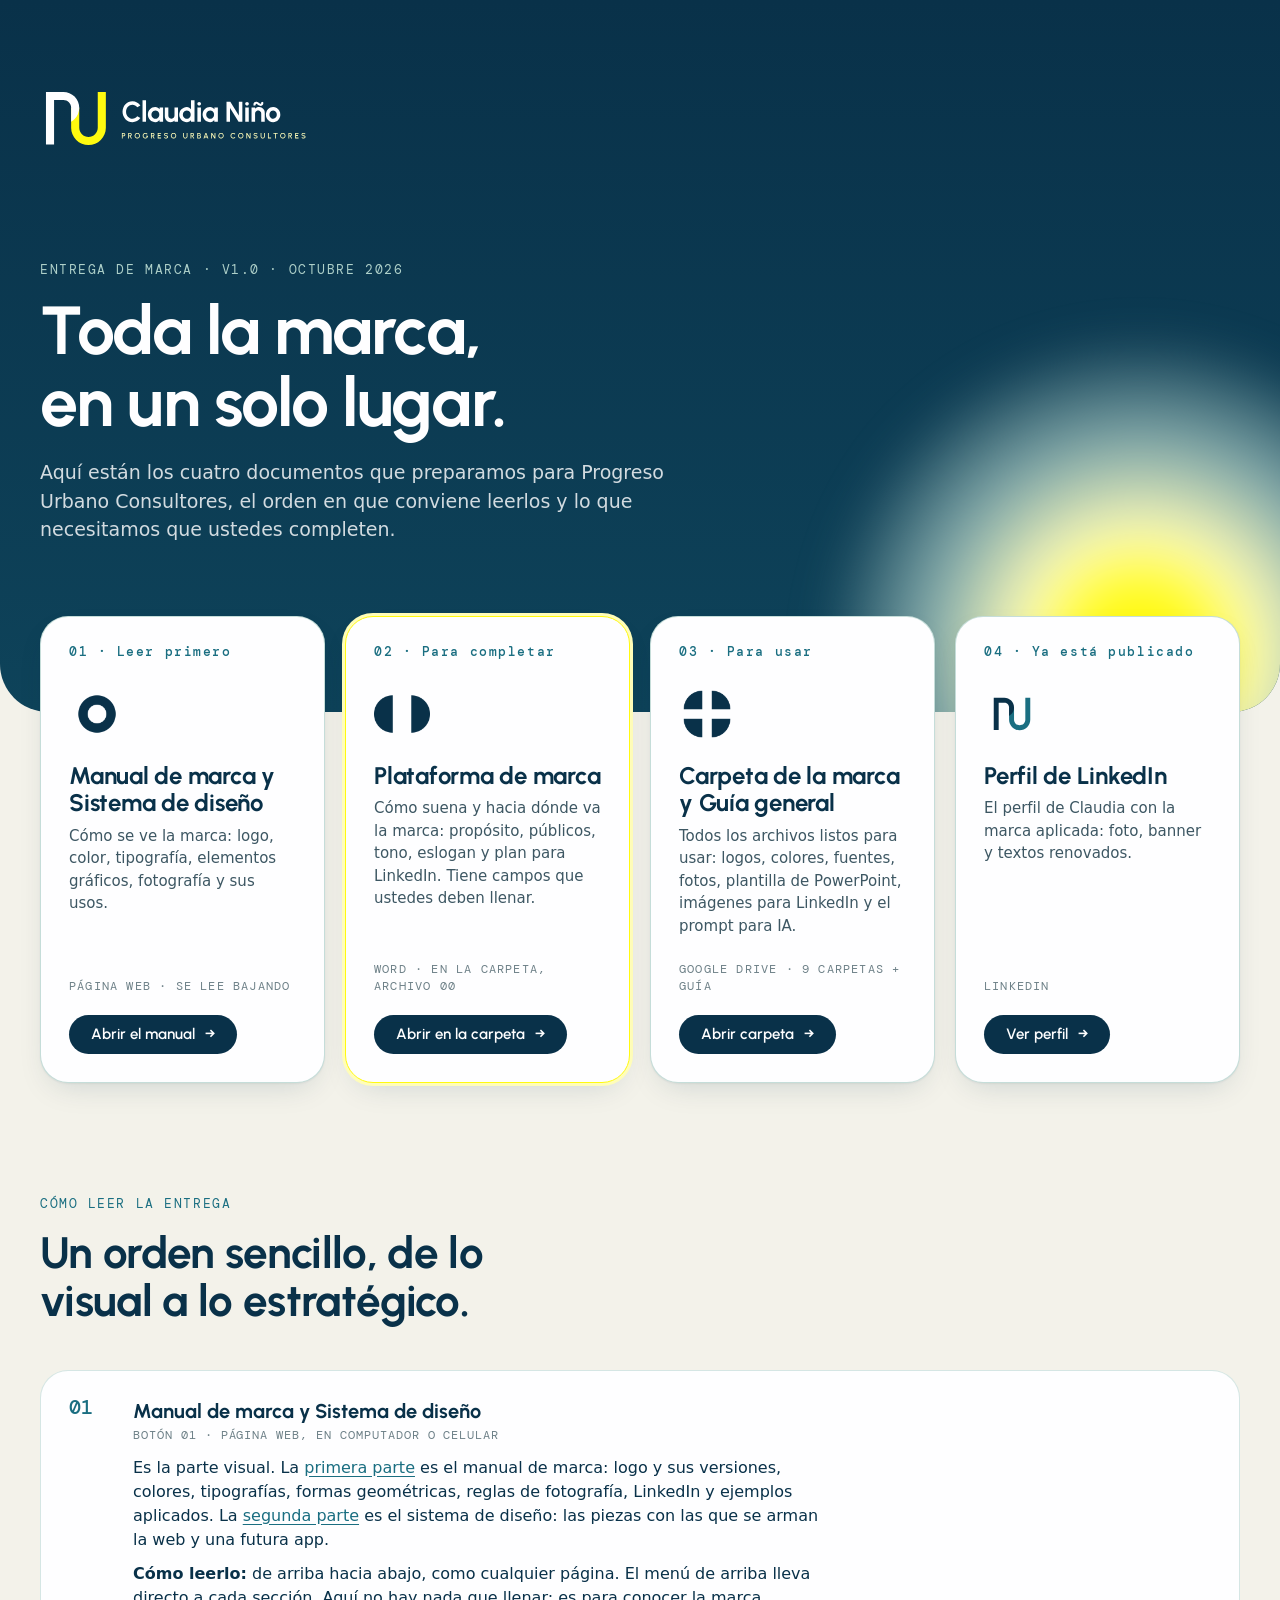
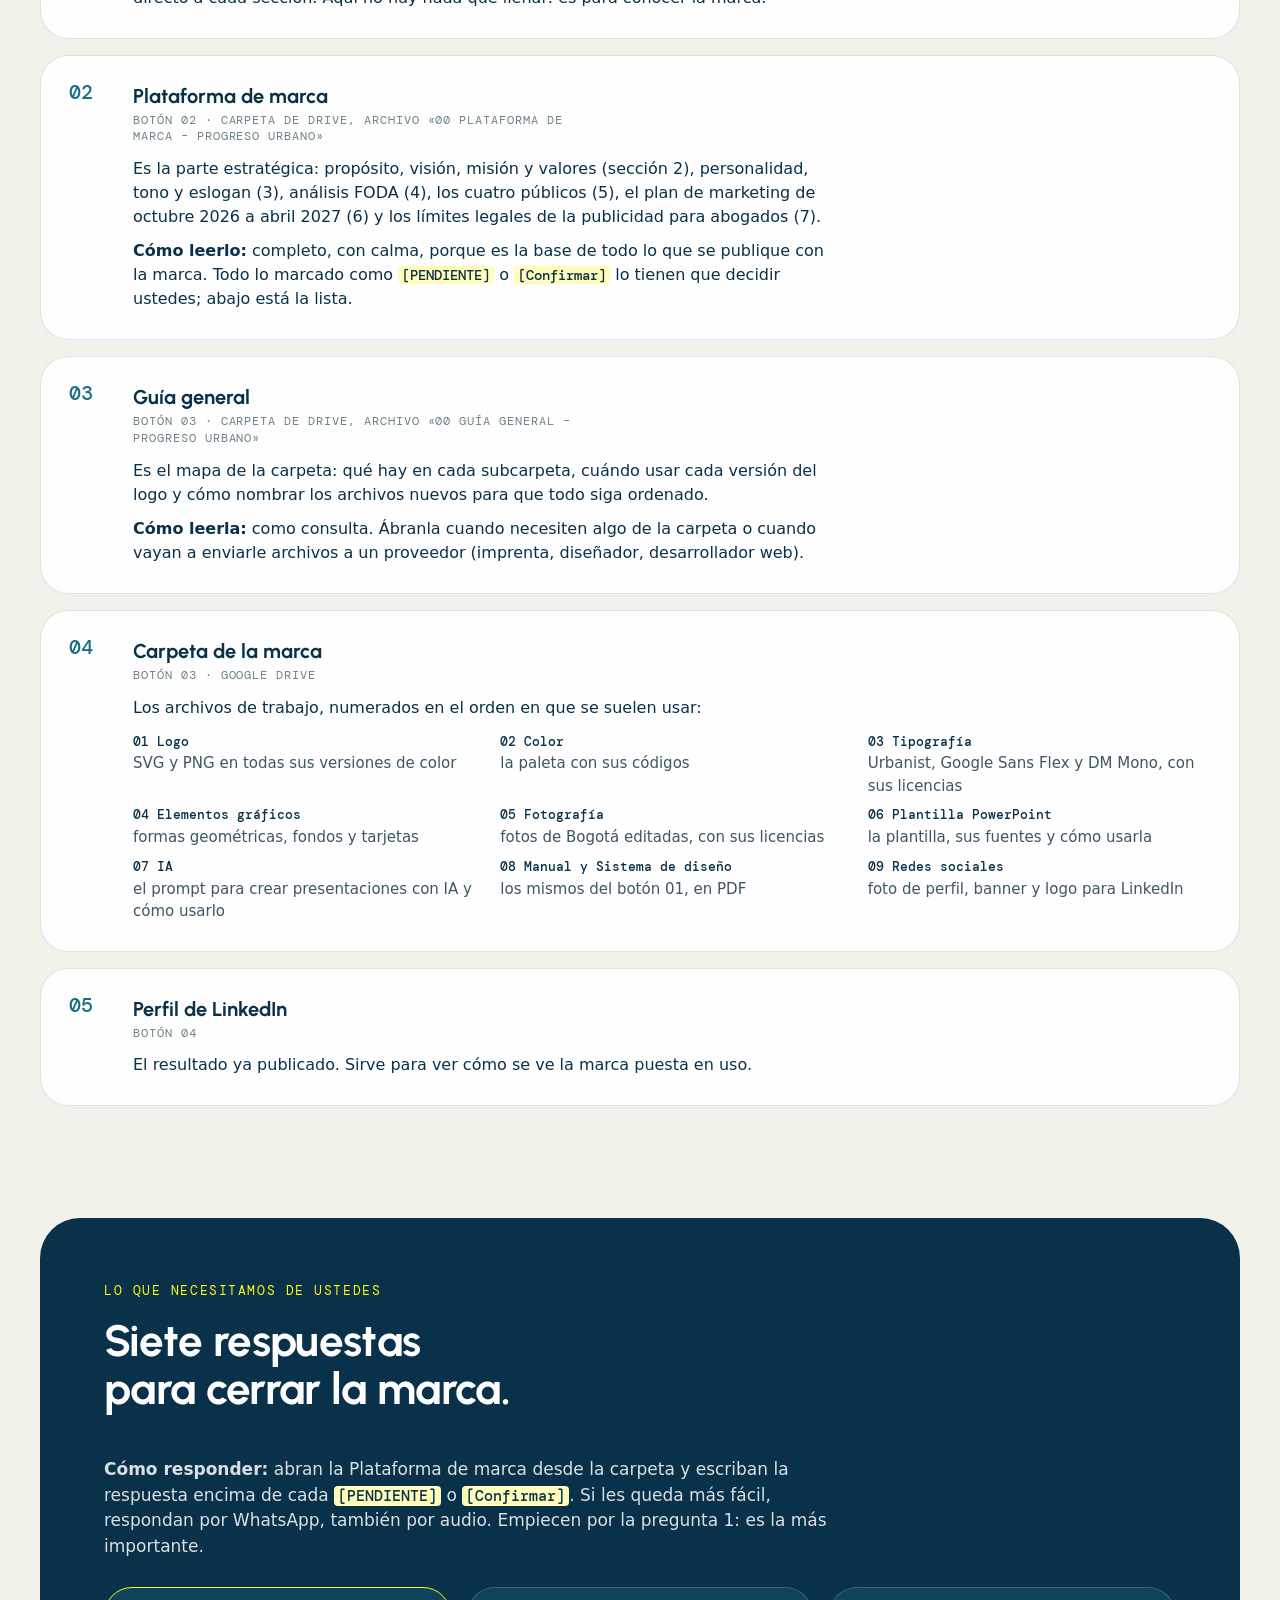
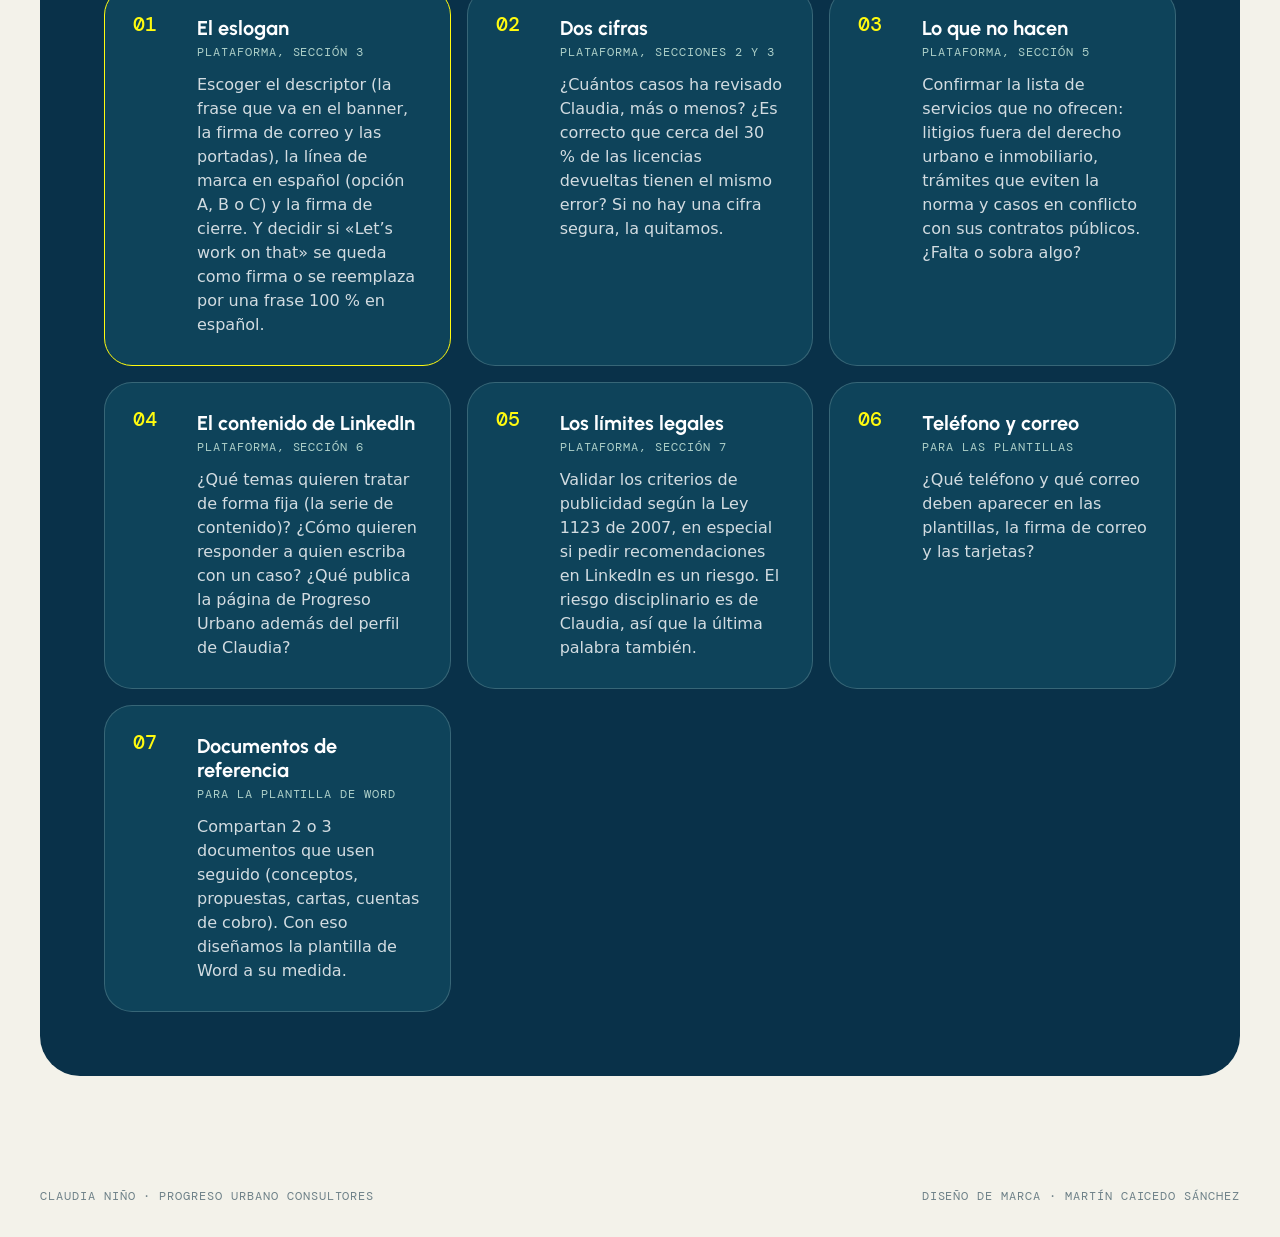
<file: index.html>
<!doctype html>
<html lang="es">
<head>
  <meta charset="utf-8">
  <meta name="viewport" content="width=device-width, initial-scale=1, viewport-fit=cover">
  <title>Kit de marca · Progreso Urbano</title>
  <meta name="description" content="Kit de marca de Claudia Niño · Progreso Urbano Consultores: manual de marca, sistema de diseño, plataforma de marca, archivos y plantillas.">
  <meta name="theme-color" content="#093149">
  <meta name="robots" content="noindex">
  <meta property="og:title" content="Kit de marca · Progreso Urbano Consultores">
  <meta property="og:description" content="Manual de marca, sistema de diseño, plataforma de marca, archivos y plantillas.">
  <link rel="icon" type="image/svg+xml" href="assets/logo/simbolo-claro.svg">
  <link rel="preconnect" href="https://fonts.googleapis.com">
  <link rel="preconnect" href="https://fonts.gstatic.com" crossorigin>
  <link rel="stylesheet" href="https://fonts.googleapis.com/css2?family=Urbanist:wght@600;700&family=Google+Sans+Flex:wght@400;500&family=DM+Mono:wght@400;500&display=swap">
  <link rel="stylesheet" href="styles.css">
</head>
<body>

  <header class="hero">
    <div class="hero__luz" aria-hidden="true"></div>
    <div class="wrap">
      <img class="hero__logo" src="assets/logo/logo-horizontal-invertido.svg" alt="Claudia Niño · Progreso Urbano Consultores" width="541" height="168">
      <p class="overline">Entrega de marca · v1.0 · octubre 2026</p>
      <h1>Toda la marca, en un solo lugar.</h1>
      <p class="lead">Aquí están los cuatro documentos que preparamos para Progreso Urbano Consultores, el orden en que conviene leerlos y lo que necesitamos que ustedes completen.</p>
    </div>
  </header>

  <main class="wrap">
    <!--
      Enlaces: reemplaza href="#pendiente" por el enlace real.
      Mientras diga #pendiente, el botón se muestra como "Disponible pronto".
    -->
    <nav class="botones" aria-label="Documentos de la entrega">

      <a class="boton" href="manual.html">
        <span class="boton__num">01 · Leer primero</span>
        <img class="boton__geo" src="assets/geo/g-anillo-tinta.png" alt="" width="64" height="64">
        <span class="boton__titulo">Manual de marca y Sistema de diseño</span>
        <span class="boton__texto">Cómo se ve la marca: logo, color, tipografía, elementos gráficos, fotografía y sus usos.</span>
        <span class="boton__meta">Página web · se lee bajando</span>
        <span class="boton__accion">Abrir el manual <span aria-hidden="true">→</span></span>
      </a>

      <a class="boton boton--clave" href="https://drive.google.com/drive/folders/18uS9fn5Cnd9Mk71DzTmFnLUvYCAMRf3i?usp=drive_link" target="_blank" rel="noopener">
        <span class="boton__num">02 · Para completar</span>
        <img class="boton__geo" src="assets/geo/g-acuerdo-tinta.png" alt="" width="64" height="64">
        <span class="boton__titulo">Plataforma de marca</span>
        <span class="boton__texto">Cómo suena y hacia dónde va la marca: propósito, públicos, tono, eslogan y plan para LinkedIn. Tiene campos que ustedes deben llenar.</span>
        <span class="boton__meta">Word · en la carpeta, archivo 00</span>
        <span class="boton__accion">Abrir en la carpeta <span aria-hidden="true">→</span></span>
      </a>

      <a class="boton" href="https://drive.google.com/drive/folders/18uS9fn5Cnd9Mk71DzTmFnLUvYCAMRf3i?usp=drive_link" target="_blank" rel="noopener">
        <span class="boton__num">03 · Para usar</span>
        <img class="boton__geo" src="assets/geo/g-manzana-tinta.png" alt="" width="64" height="64">
        <span class="boton__titulo">Carpeta de la marca y Guía general</span>
        <span class="boton__texto">Todos los archivos listos para usar: logos, colores, fuentes, fotos, plantilla de PowerPoint, imágenes para LinkedIn y el prompt para IA.</span>
        <span class="boton__meta">Google Drive · 9 carpetas + guía</span>
        <span class="boton__accion">Abrir carpeta <span aria-hidden="true">→</span></span>
      </a>

      <a class="boton" href="https://www.linkedin.com/in/claudia-nino-mesa" target="_blank" rel="noopener">
        <span class="boton__num">04 · Ya está publicado</span>
        <img class="boton__geo" src="assets/logo/simbolo-claro.svg" alt="" width="64" height="64">
        <span class="boton__titulo">Perfil de LinkedIn</span>
        <span class="boton__texto">El perfil de Claudia con la marca aplicada: foto, banner y textos renovados.</span>
        <span class="boton__meta">LinkedIn</span>
        <span class="boton__accion">Ver perfil <span aria-hidden="true">→</span></span>
      </a>

    </nav>

    <section class="bloque" aria-labelledby="t-leer">
      <p class="overline overline--oscuro">Cómo leer la entrega</p>
      <h2 id="t-leer">Un orden sencillo, de lo visual a lo estratégico.</h2>

      <ol class="pasos">
        <li>
          <h3>Manual de marca y Sistema de diseño</h3>
          <p class="pasos__donde">Botón 01 · página web, en computador o celular</p>
          <p>Es la parte visual. La <a href="manual.html#logo">primera parte</a> es el manual de marca: logo y sus versiones, colores, tipografías, formas geométricas, reglas de fotografía, LinkedIn y ejemplos aplicados. La <a href="manual.html#sistema">segunda parte</a> es el sistema de diseño: las piezas con las que se arman la web y una futura app.</p>
          <p><strong>Cómo leerlo:</strong> de arriba hacia abajo, como cualquier página. El menú de arriba lleva directo a cada sección. Aquí no hay nada que llenar: es para conocer la marca.</p>
        </li>
        <li>
          <h3>Plataforma de marca</h3>
          <p class="pasos__donde">Botón 02 · carpeta de Drive, archivo «00 Plataforma de marca – Progreso Urbano»</p>
          <p>Es la parte estratégica: propósito, visión, misión y valores (sección 2), personalidad, tono y eslogan (3), análisis FODA (4), los cuatro públicos (5), el plan de marketing de octubre 2026 a abril 2027 (6) y los límites legales de la publicidad para abogados (7).</p>
          <p><strong>Cómo leerlo:</strong> completo, con calma, porque es la base de todo lo que se publique con la marca. Todo lo marcado como <mark>[PENDIENTE]</mark> o <mark>[Confirmar]</mark> lo tienen que decidir ustedes; abajo está la lista.</p>
        </li>
        <li>
          <h3>Guía general</h3>
          <p class="pasos__donde">Botón 03 · carpeta de Drive, archivo «00 Guía general – Progreso Urbano»</p>
          <p>Es el mapa de la carpeta: qué hay en cada subcarpeta, cuándo usar cada versión del logo y cómo nombrar los archivos nuevos para que todo siga ordenado.</p>
          <p><strong>Cómo leerla:</strong> como consulta. Ábranla cuando necesiten algo de la carpeta o cuando vayan a enviarle archivos a un proveedor (imprenta, diseñador, desarrollador web).</p>
        </li>
        <li>
          <h3>Carpeta de la marca</h3>
          <p class="pasos__donde">Botón 03 · Google Drive</p>
          <p>Los archivos de trabajo, numerados en el orden en que se suelen usar:</p>
          <ul class="carpeta">
            <li><b>01 Logo</b> SVG y PNG en todas sus versiones de color</li>
            <li><b>02 Color</b> la paleta con sus códigos</li>
            <li><b>03 Tipografía</b> Urbanist, Google Sans Flex y DM Mono, con sus licencias</li>
            <li><b>04 Elementos gráficos</b> formas geométricas, fondos y tarjetas</li>
            <li><b>05 Fotografía</b> fotos de Bogotá editadas, con sus licencias</li>
            <li><b>06 Plantilla PowerPoint</b> la plantilla, sus fuentes y cómo usarla</li>
            <li><b>07 IA</b> el prompt para crear presentaciones con IA y cómo usarlo</li>
            <li><b>08 Manual y Sistema de diseño</b> los mismos del botón 01, en PDF</li>
            <li><b>09 Redes sociales</b> foto de perfil, banner y logo para LinkedIn</li>
          </ul>
        </li>
        <li>
          <h3>Perfil de LinkedIn</h3>
          <p class="pasos__donde">Botón 04</p>
          <p>El resultado ya publicado. Sirve para ver cómo se ve la marca puesta en uso.</p>
        </li>
      </ol>
    </section>

    <section class="bloque tarea" aria-labelledby="t-tarea">
      <p class="overline overline--oscuro">Lo que necesitamos de ustedes</p>
      <h2 id="t-tarea">Siete respuestas para cerrar la marca.</h2>
      <p class="tarea__como"><strong>Cómo responder:</strong> abran la Plataforma de marca desde la carpeta y escriban la respuesta encima de cada <mark>[PENDIENTE]</mark> o <mark>[Confirmar]</mark>. Si les queda más fácil, respondan por WhatsApp, también por audio. Empiecen por la pregunta 1: es la más importante.</p>

      <ol class="preguntas">
        <li>
          <h3>El eslogan</h3>
          <p class="preguntas__donde">Plataforma, sección 3</p>
          <p>Escoger el descriptor (la frase que va en el banner, la firma de correo y las portadas), la línea de marca en español (opción A, B o C) y la firma de cierre. Y decidir si «Let’s work on that» se queda como firma o se reemplaza por una frase 100 % en español.</p>
        </li>
        <li>
          <h3>Dos cifras</h3>
          <p class="preguntas__donde">Plataforma, secciones 2 y 3</p>
          <p>¿Cuántos casos ha revisado Claudia, más o menos? ¿Es correcto que cerca del 30 % de las licencias devueltas tienen el mismo error? Si no hay una cifra segura, la quitamos.</p>
        </li>
        <li>
          <h3>Lo que no hacen</h3>
          <p class="preguntas__donde">Plataforma, sección 5</p>
          <p>Confirmar la lista de servicios que no ofrecen: litigios fuera del derecho urbano e inmobiliario, trámites que eviten la norma y casos en conflicto con sus contratos públicos. ¿Falta o sobra algo?</p>
        </li>
        <li>
          <h3>El contenido de LinkedIn</h3>
          <p class="preguntas__donde">Plataforma, sección 6</p>
          <p>¿Qué temas quieren tratar de forma fija (la serie de contenido)? ¿Cómo quieren responder a quien escriba con un caso? ¿Qué publica la página de Progreso Urbano además del perfil de Claudia?</p>
        </li>
        <li>
          <h3>Los límites legales</h3>
          <p class="preguntas__donde">Plataforma, sección 7</p>
          <p>Validar los criterios de publicidad según la Ley 1123 de 2007, en especial si pedir recomendaciones en LinkedIn es un riesgo. El riesgo disciplinario es de Claudia, así que la última palabra también.</p>
        </li>
        <li>
          <h3>Teléfono y correo</h3>
          <p class="preguntas__donde">Para las plantillas</p>
          <p>¿Qué teléfono y qué correo deben aparecer en las plantillas, la firma de correo y las tarjetas?</p>
        </li>
        <li>
          <h3>Documentos de referencia</h3>
          <p class="preguntas__donde">Para la plantilla de Word</p>
          <p>Compartan 2 o 3 documentos que usen seguido (conceptos, propuestas, cartas, cuentas de cobro). Con eso diseñamos la plantilla de Word a su medida.</p>
        </li>
      </ol>
    </section>
  </main>

  <footer class="wrap pie">
    <span>Claudia Niño · Progreso Urbano Consultores</span>
    <span>Diseño de marca · Martín Caicedo Sánchez</span>
  </footer>

</body>
</html>
</file>
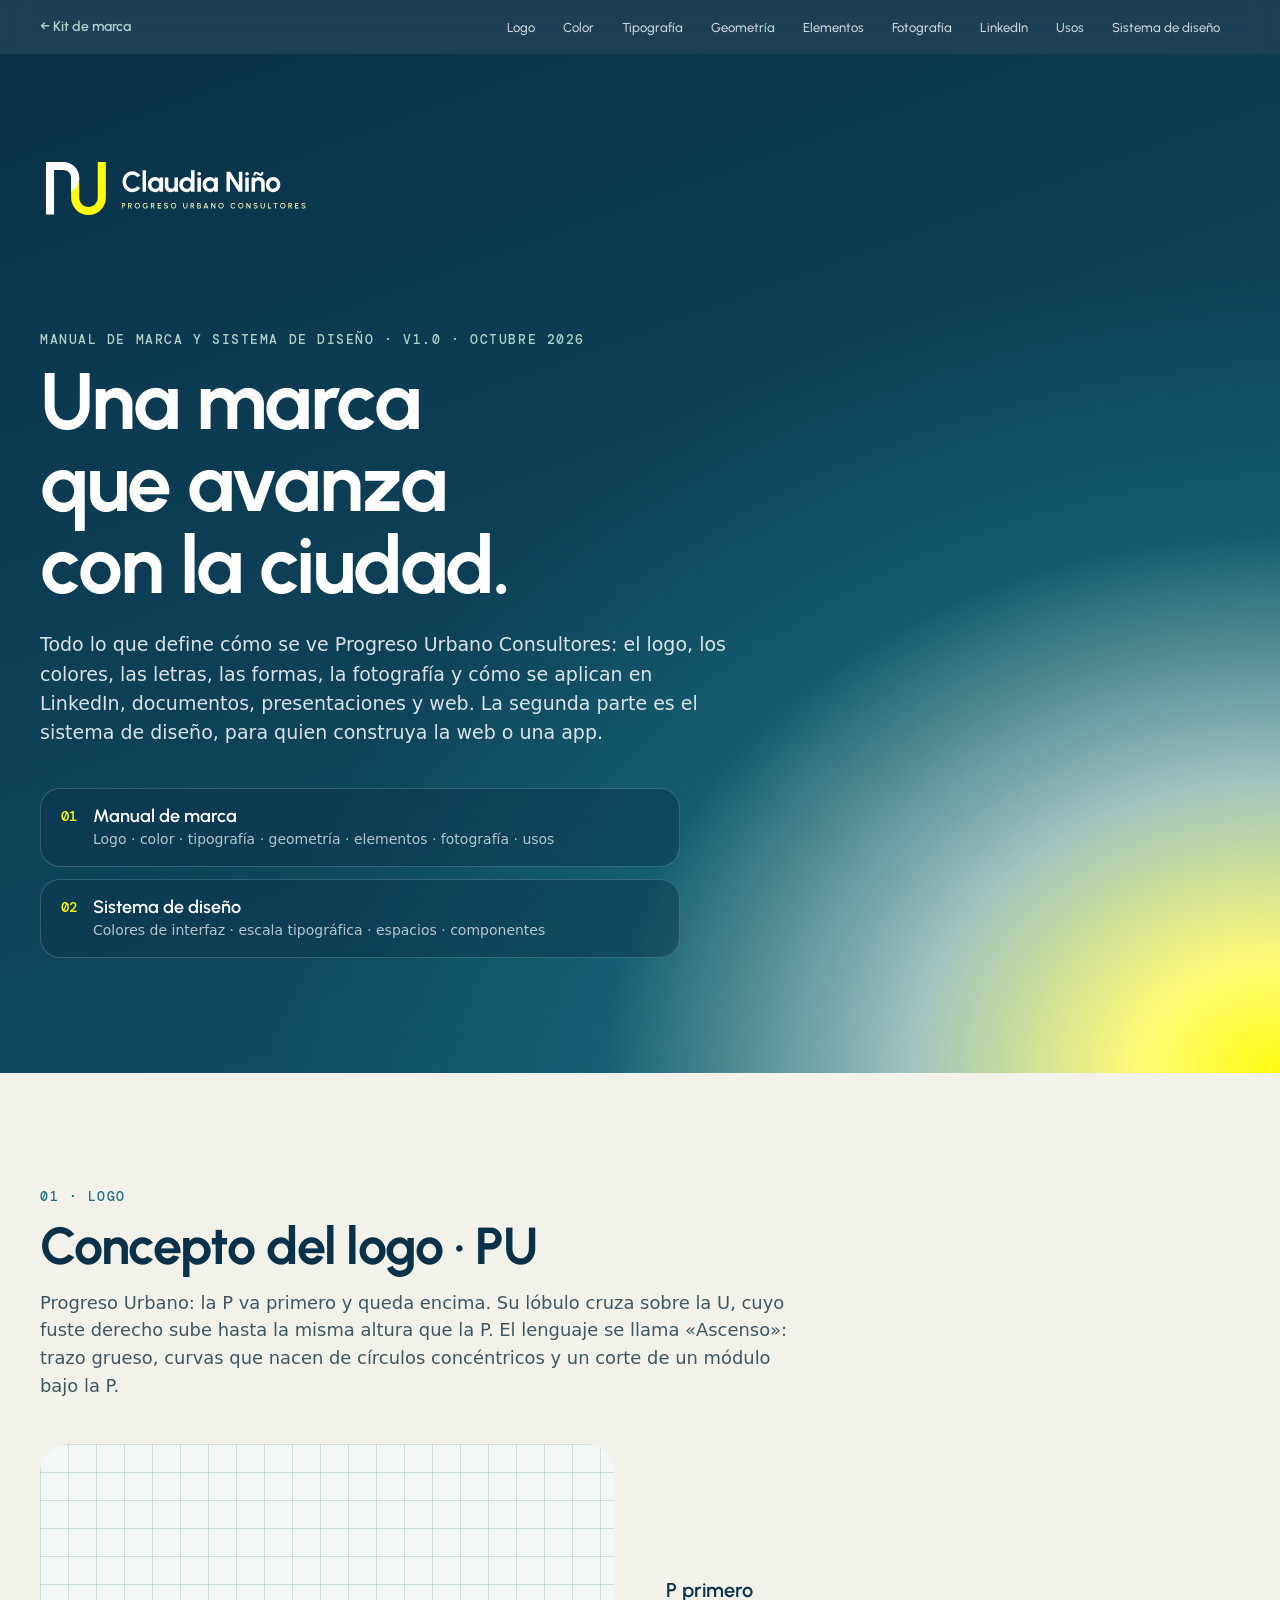
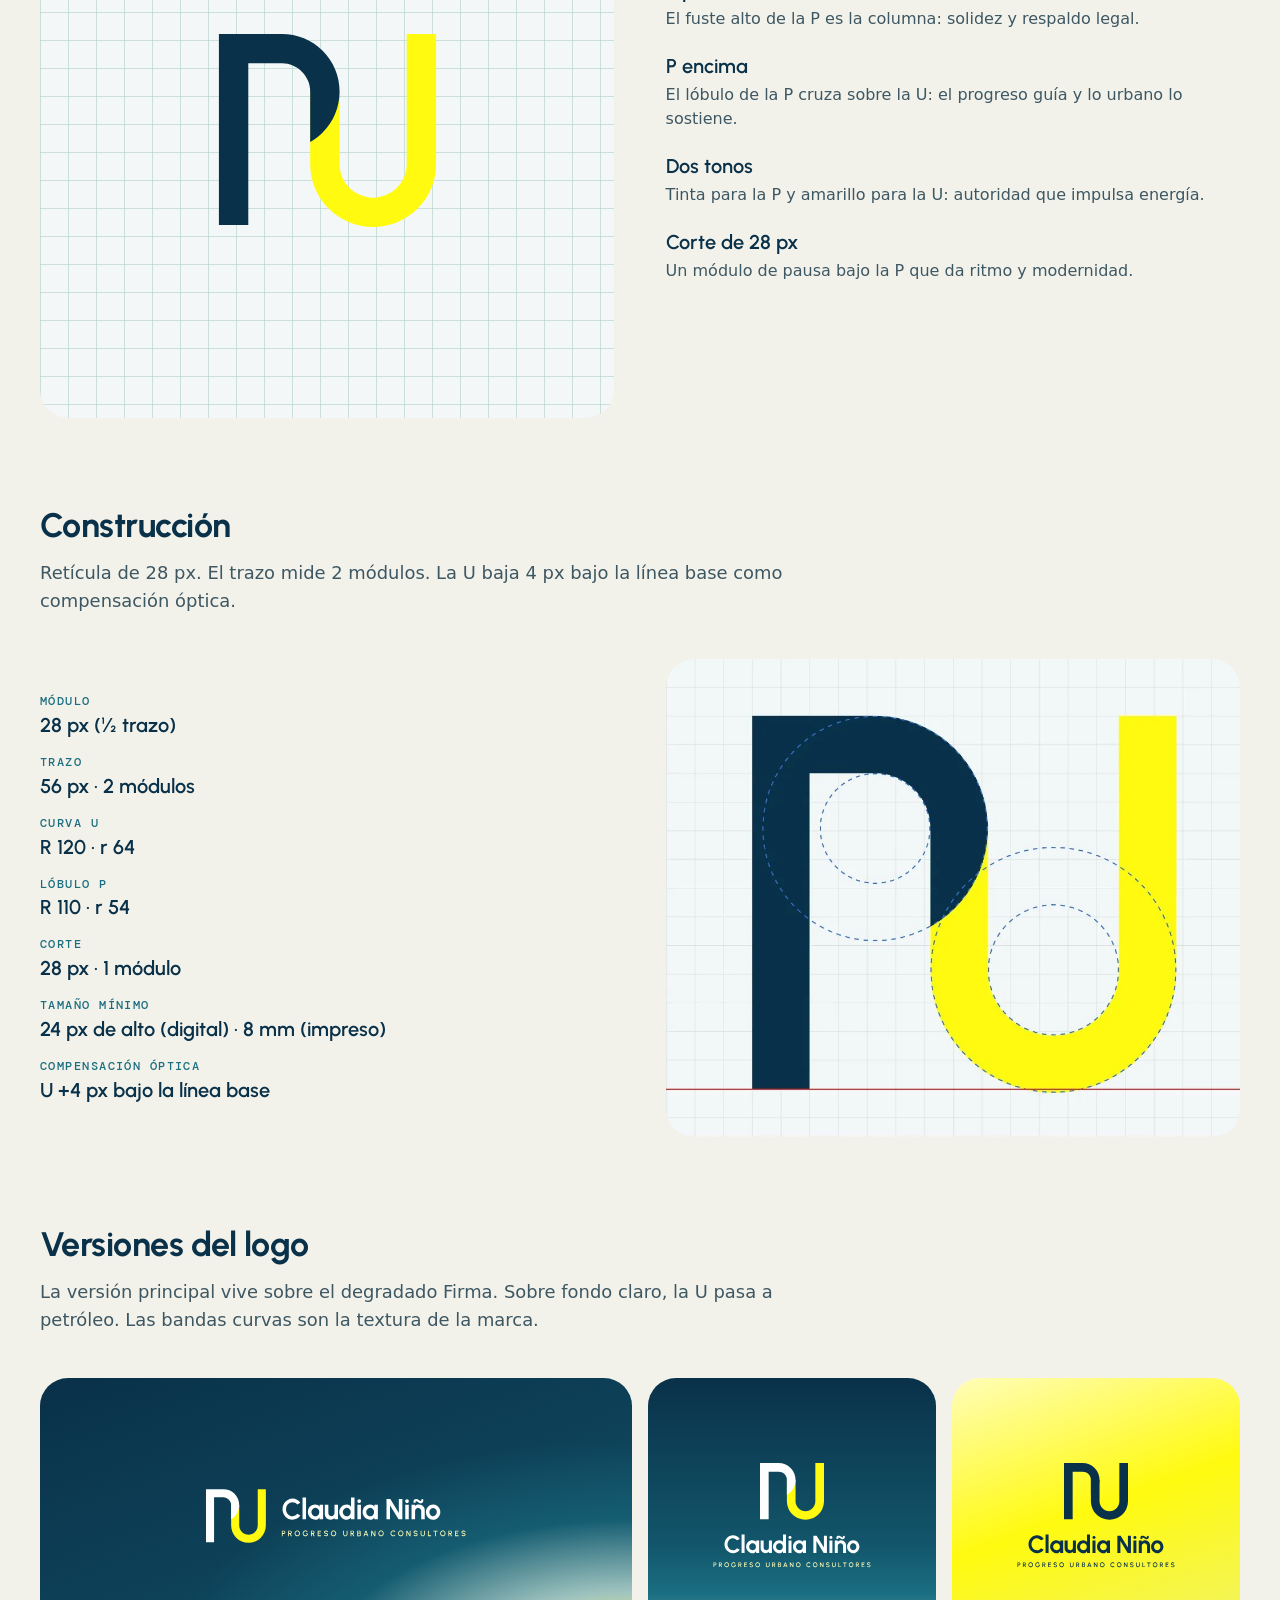
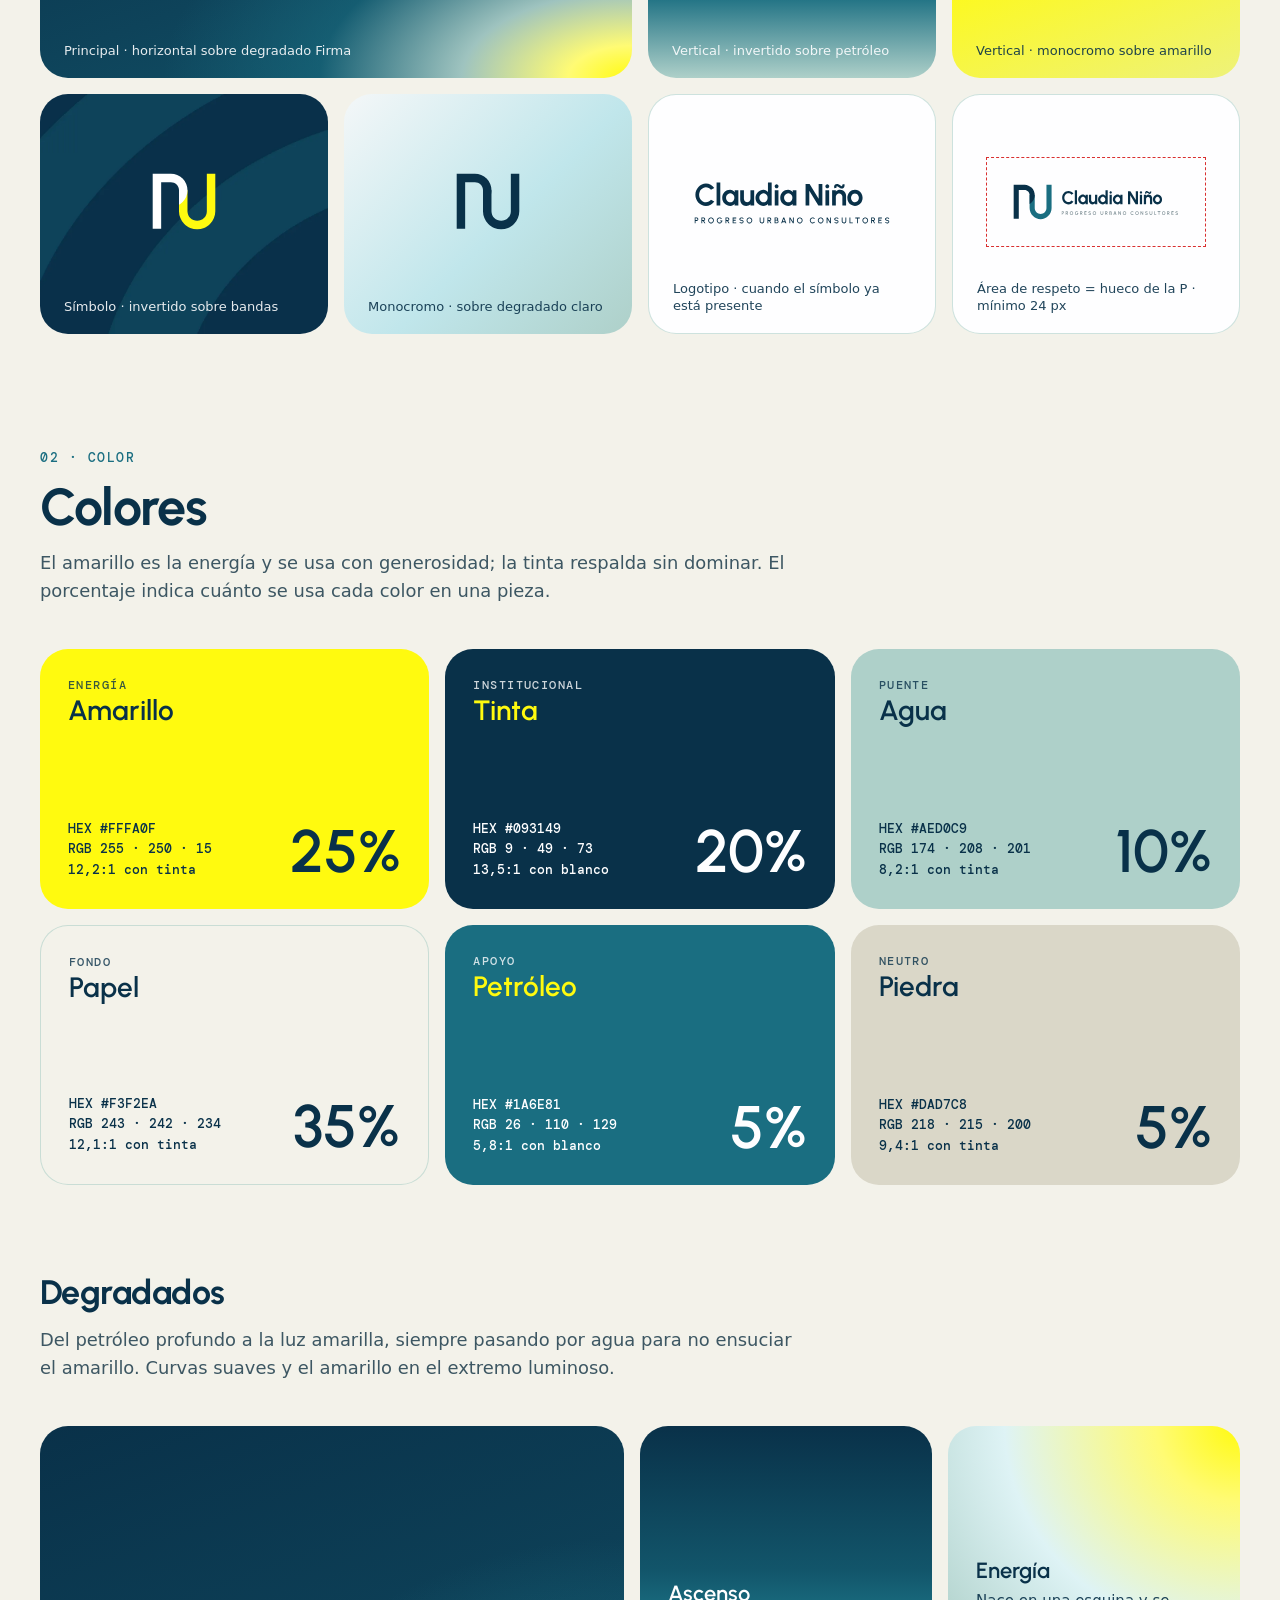
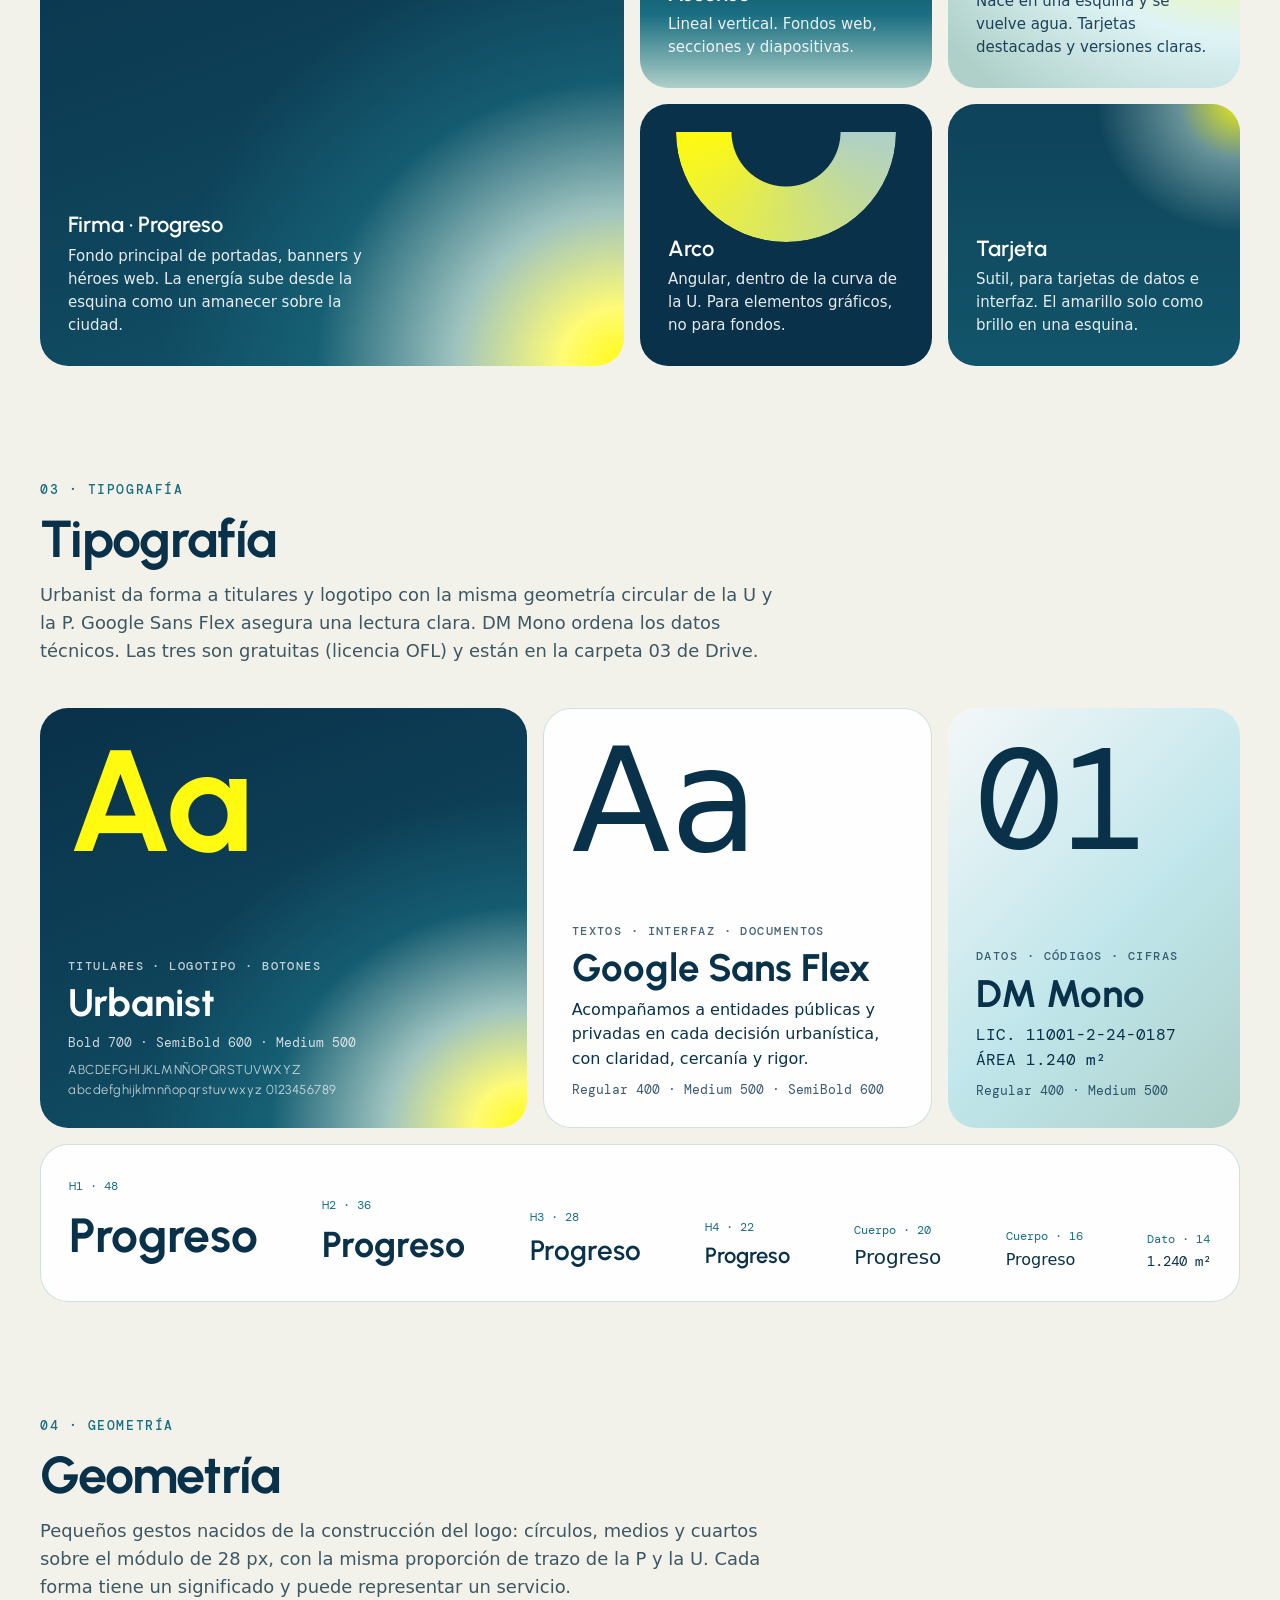
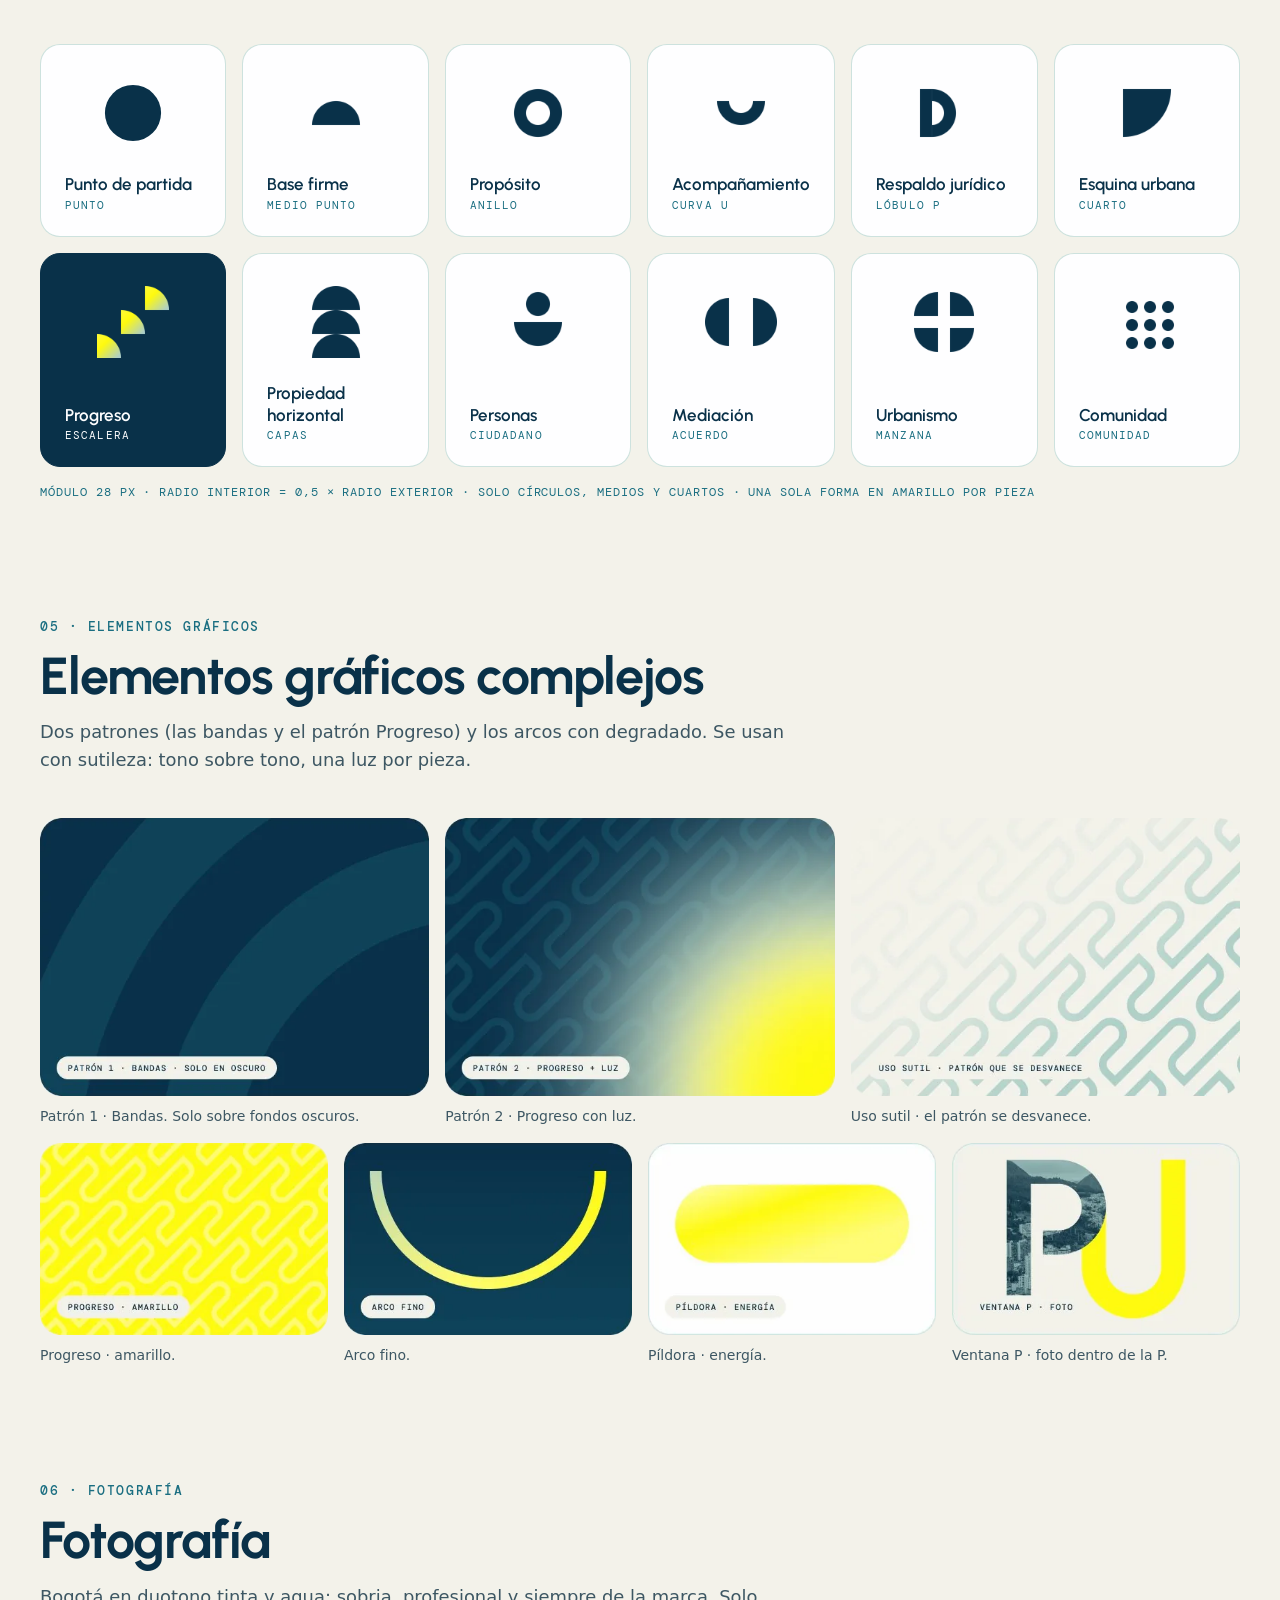
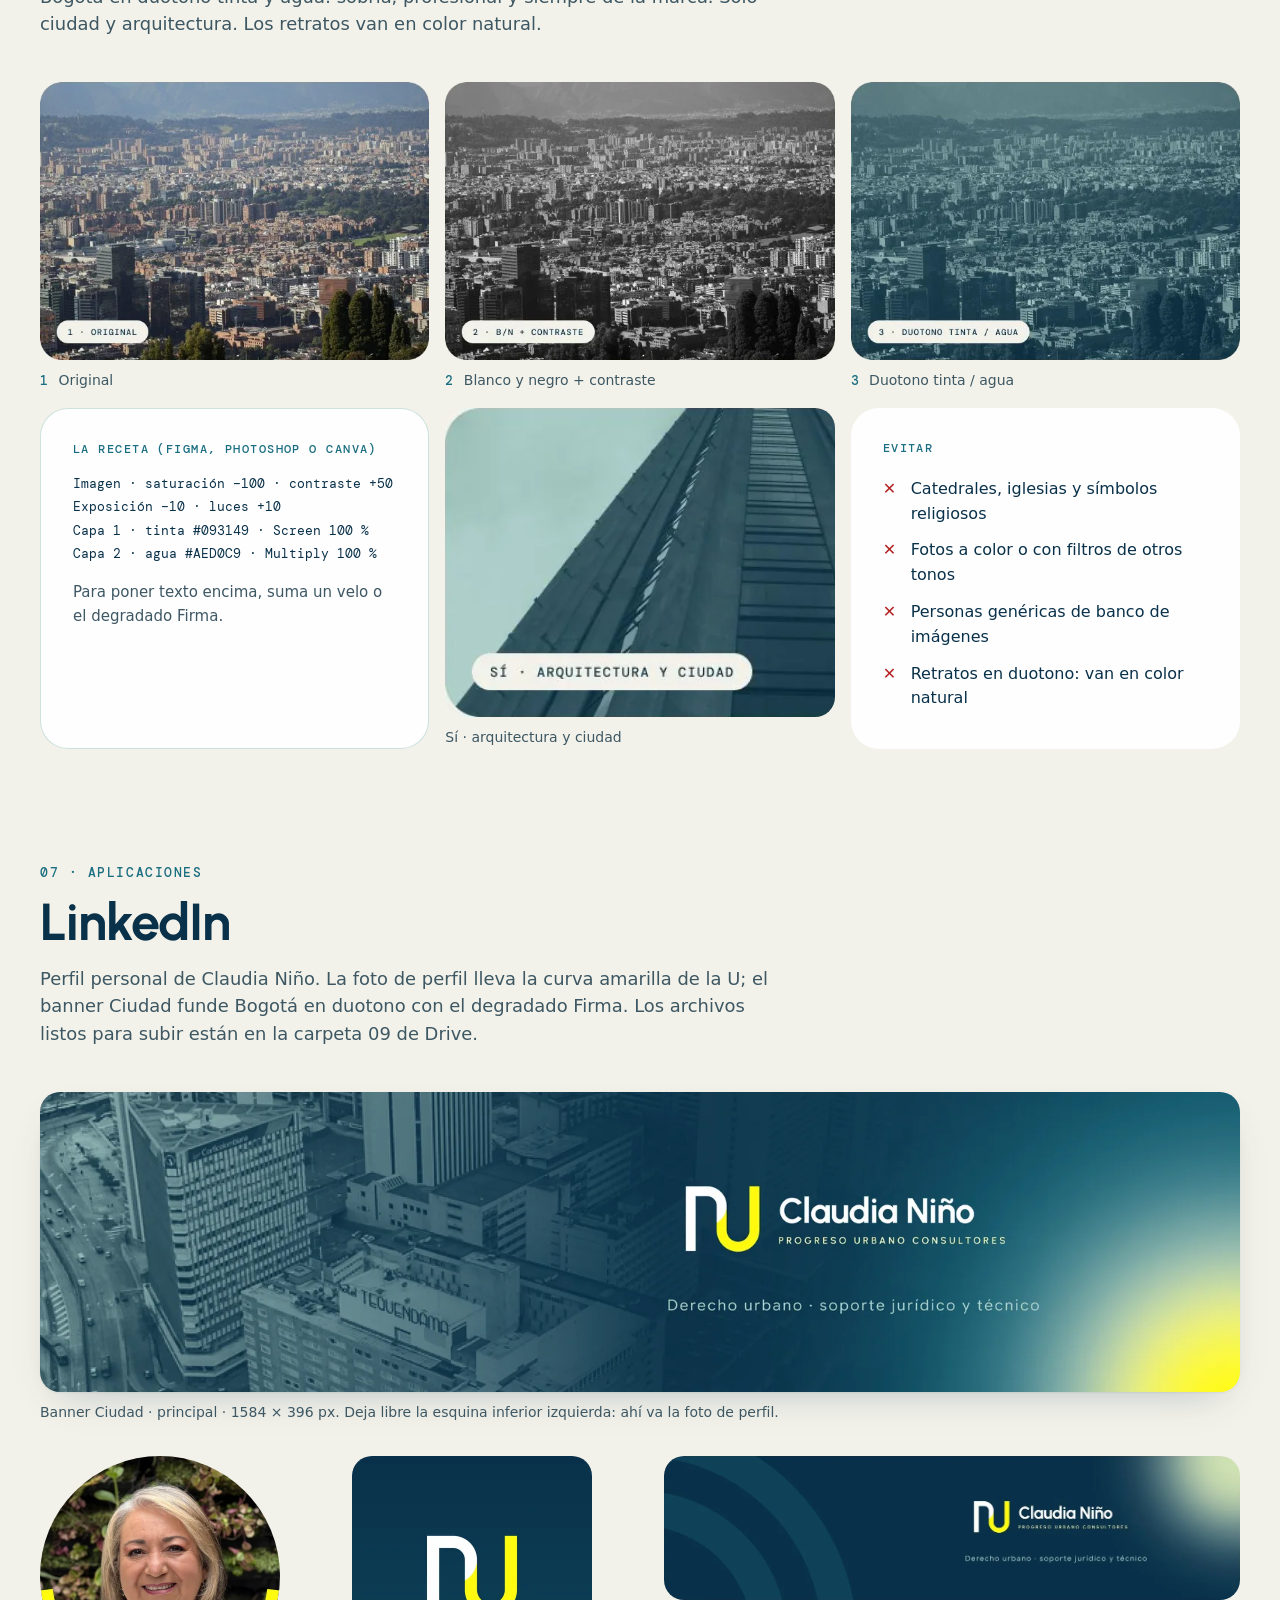
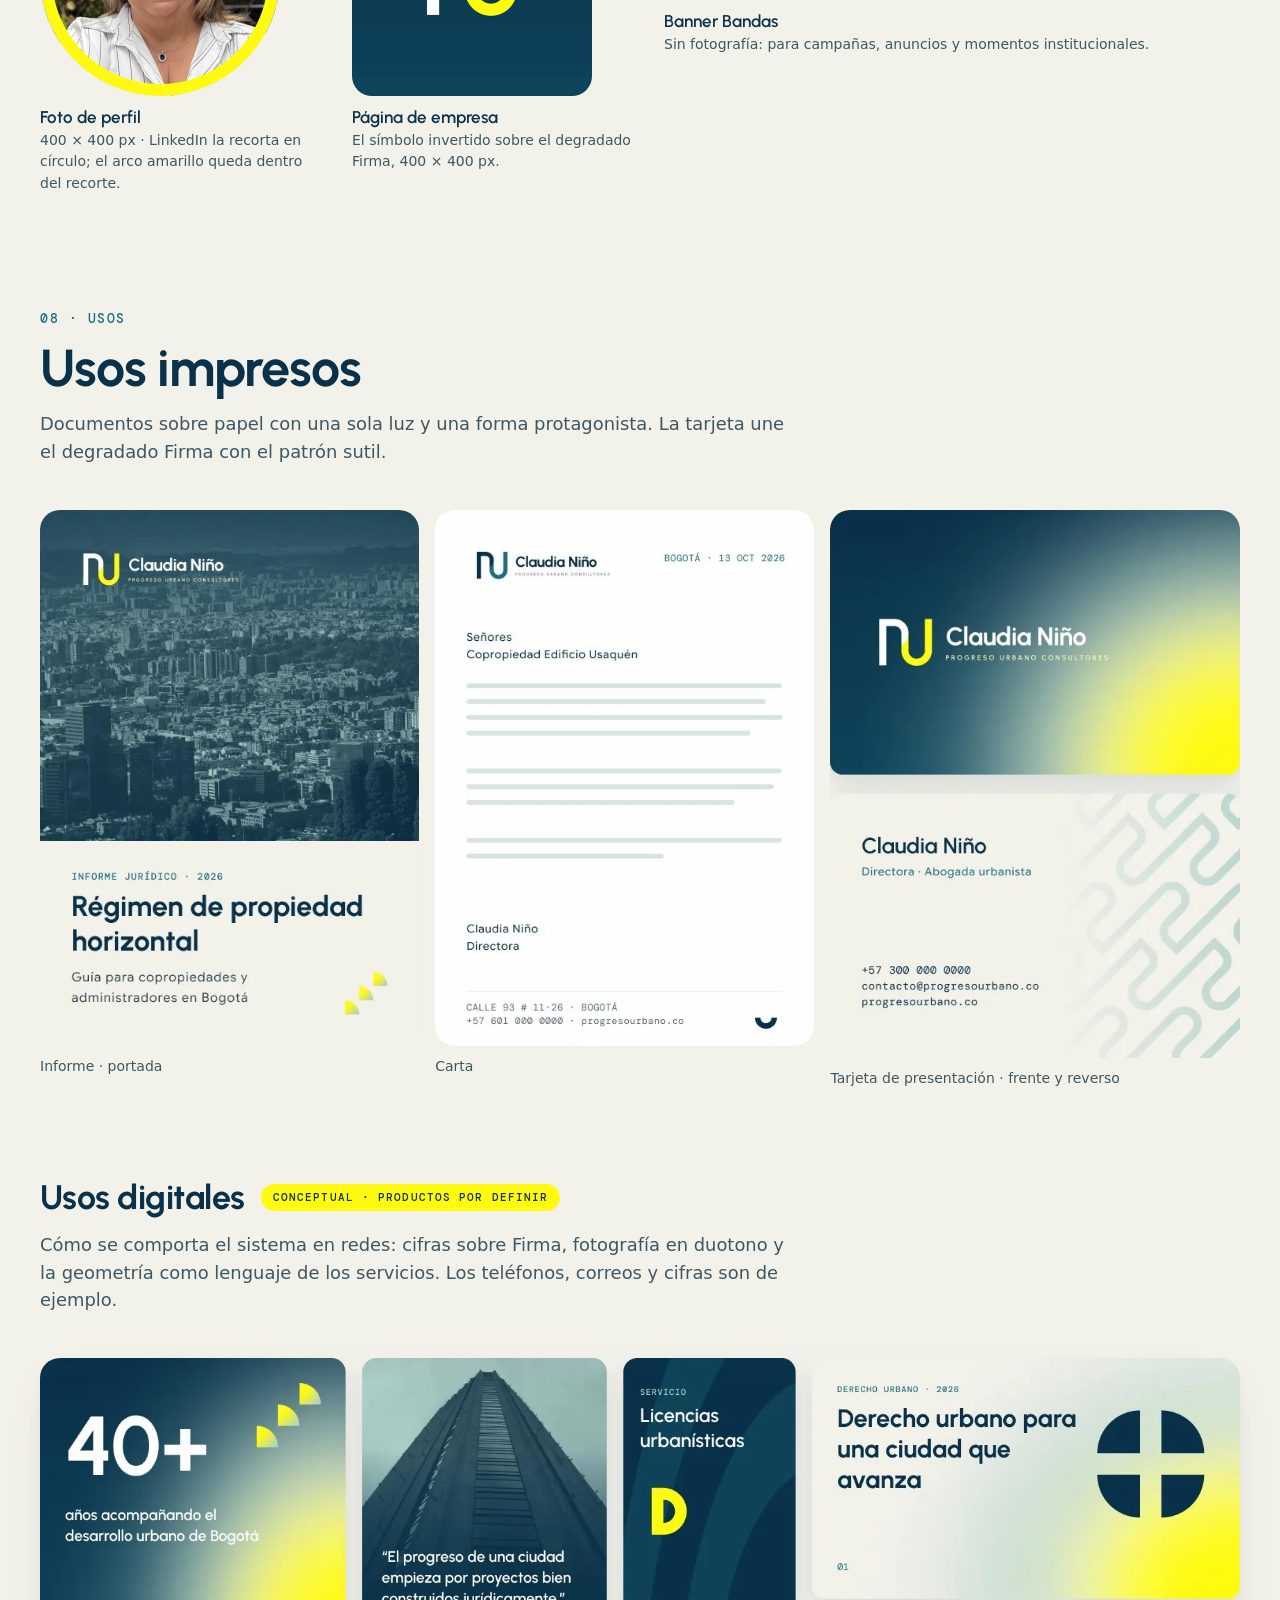
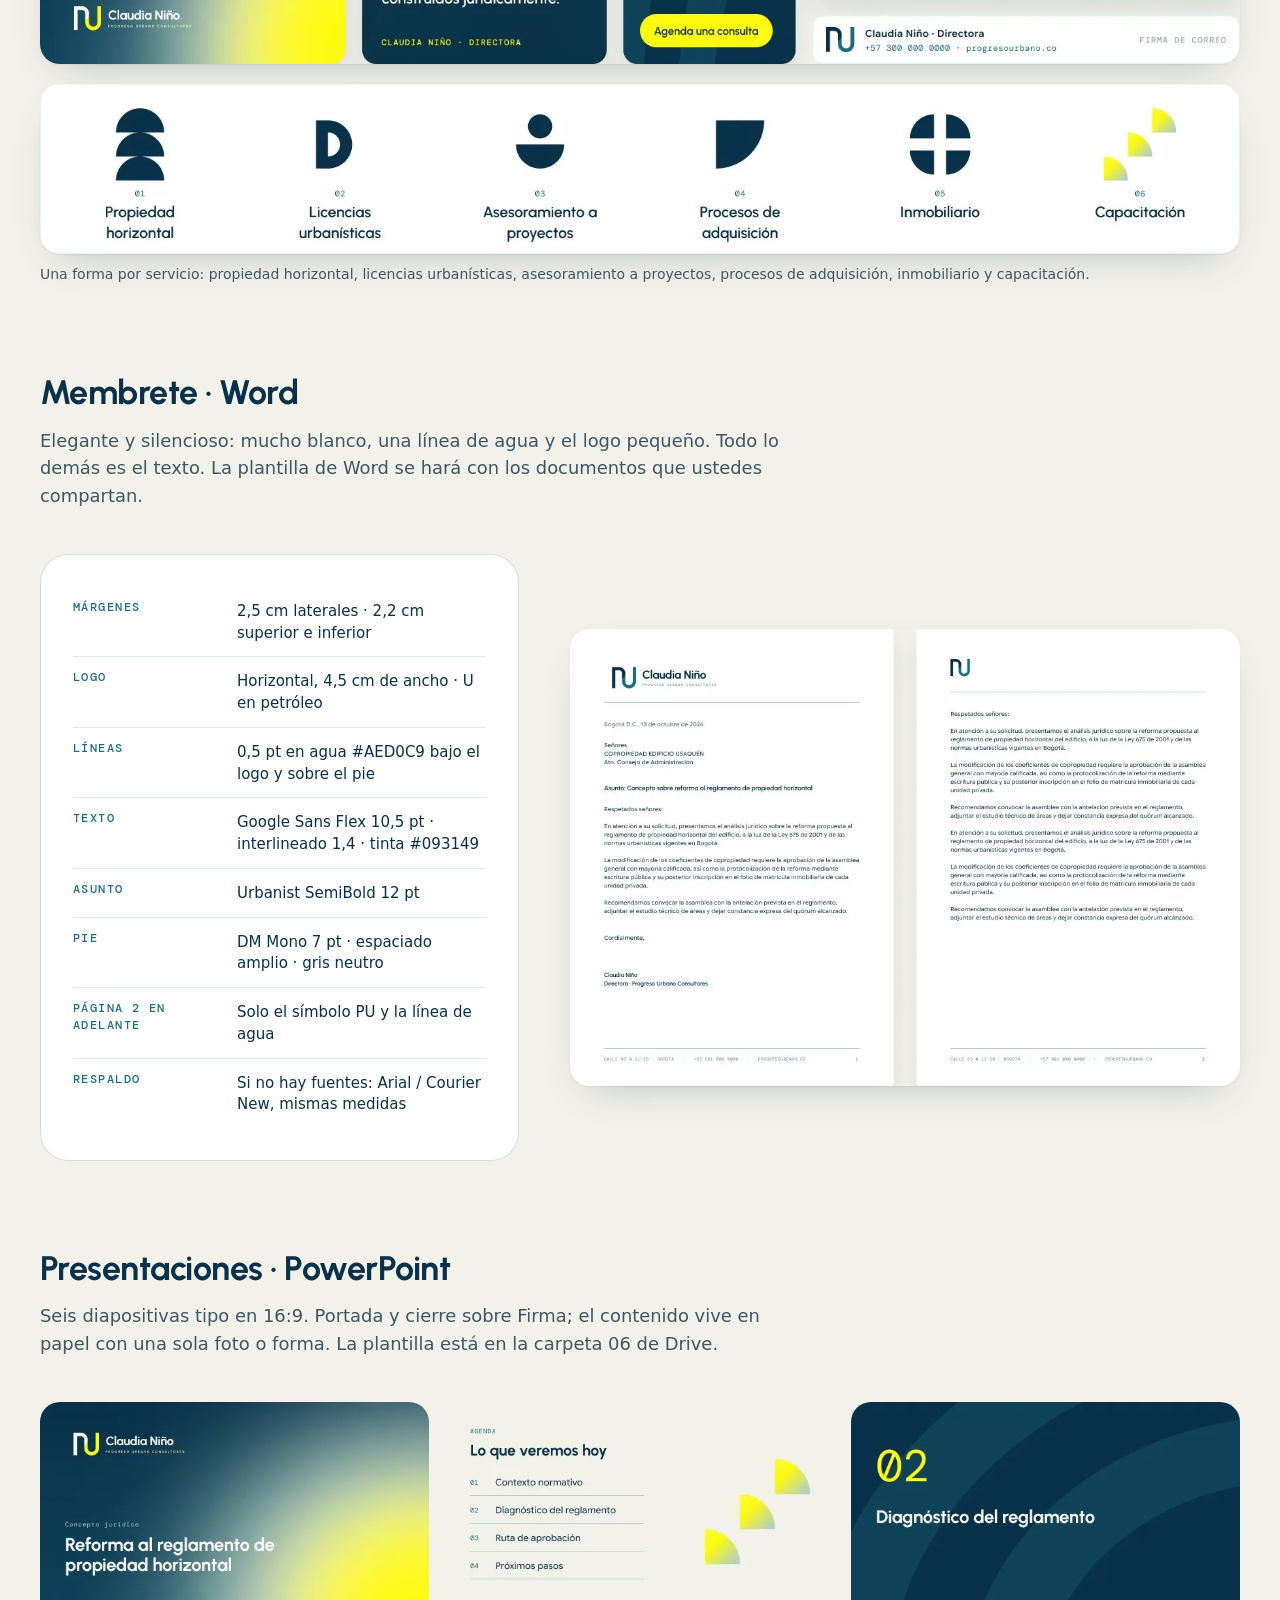
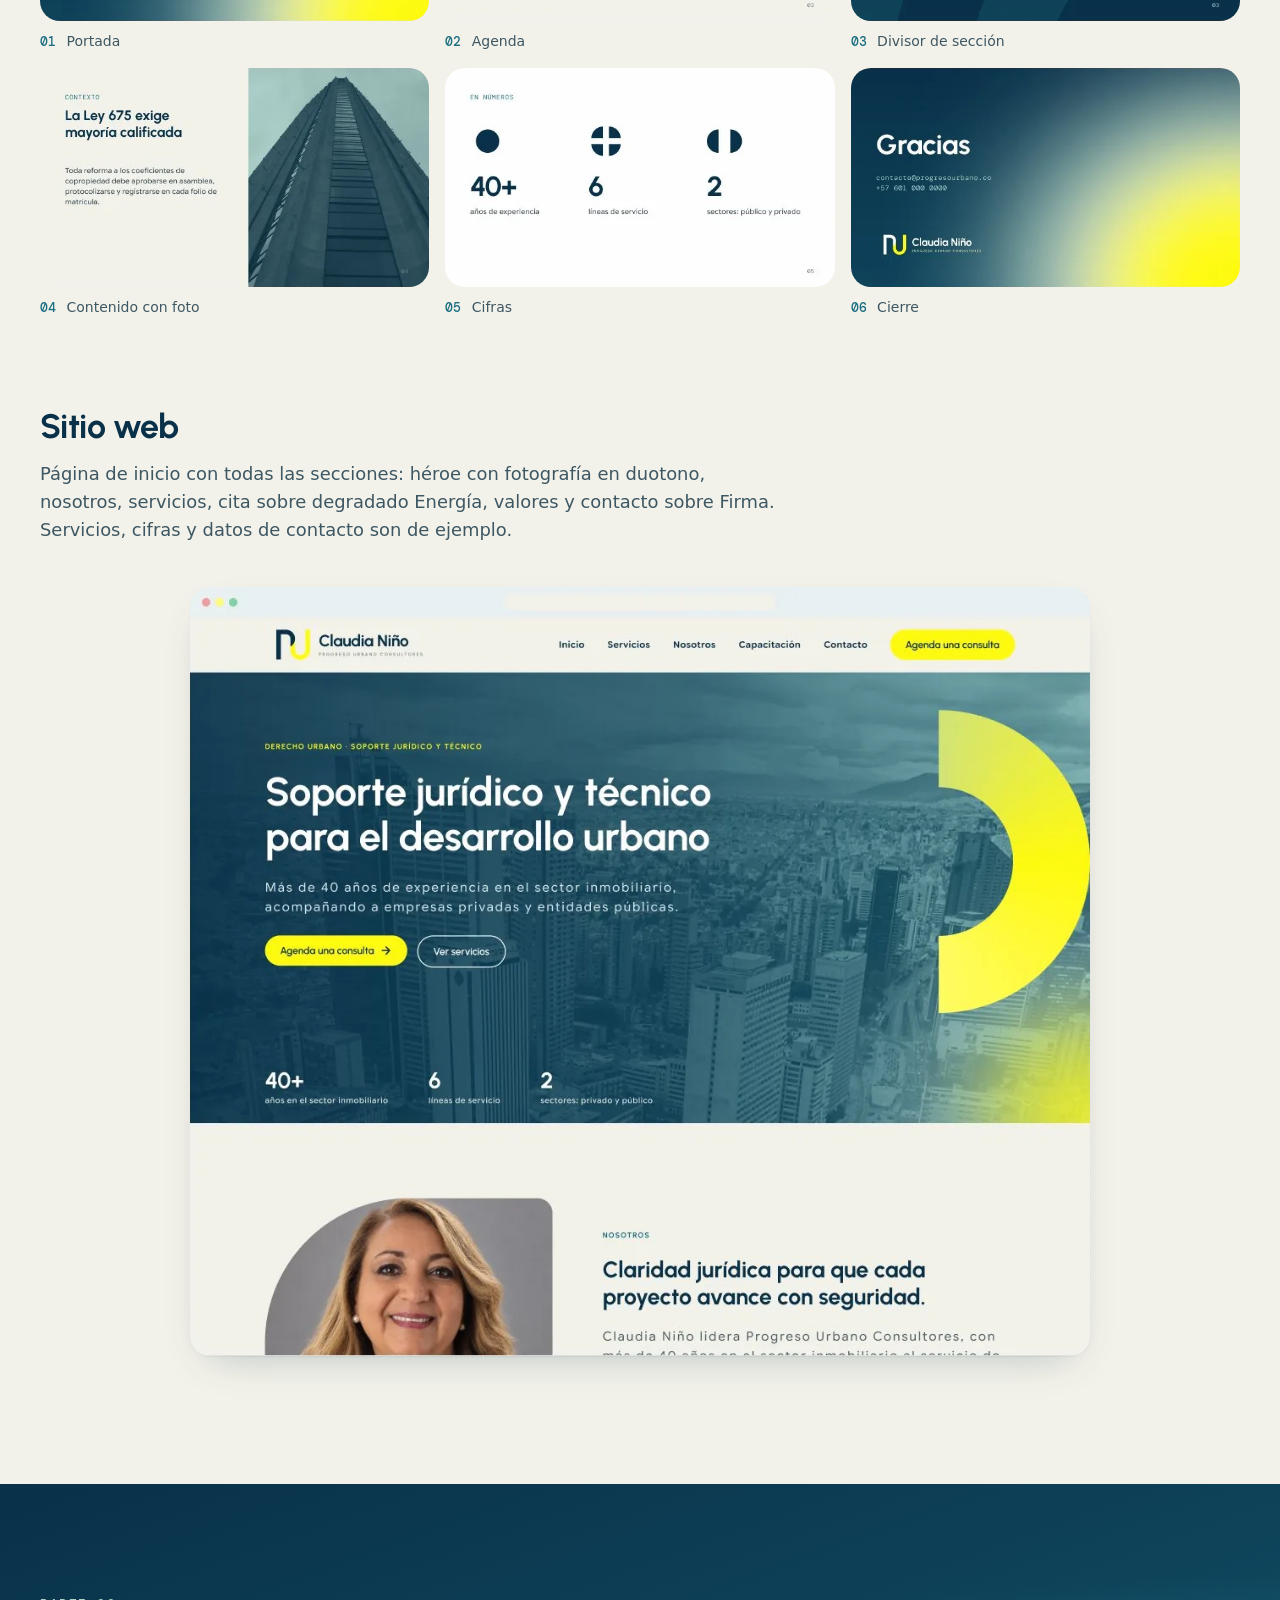
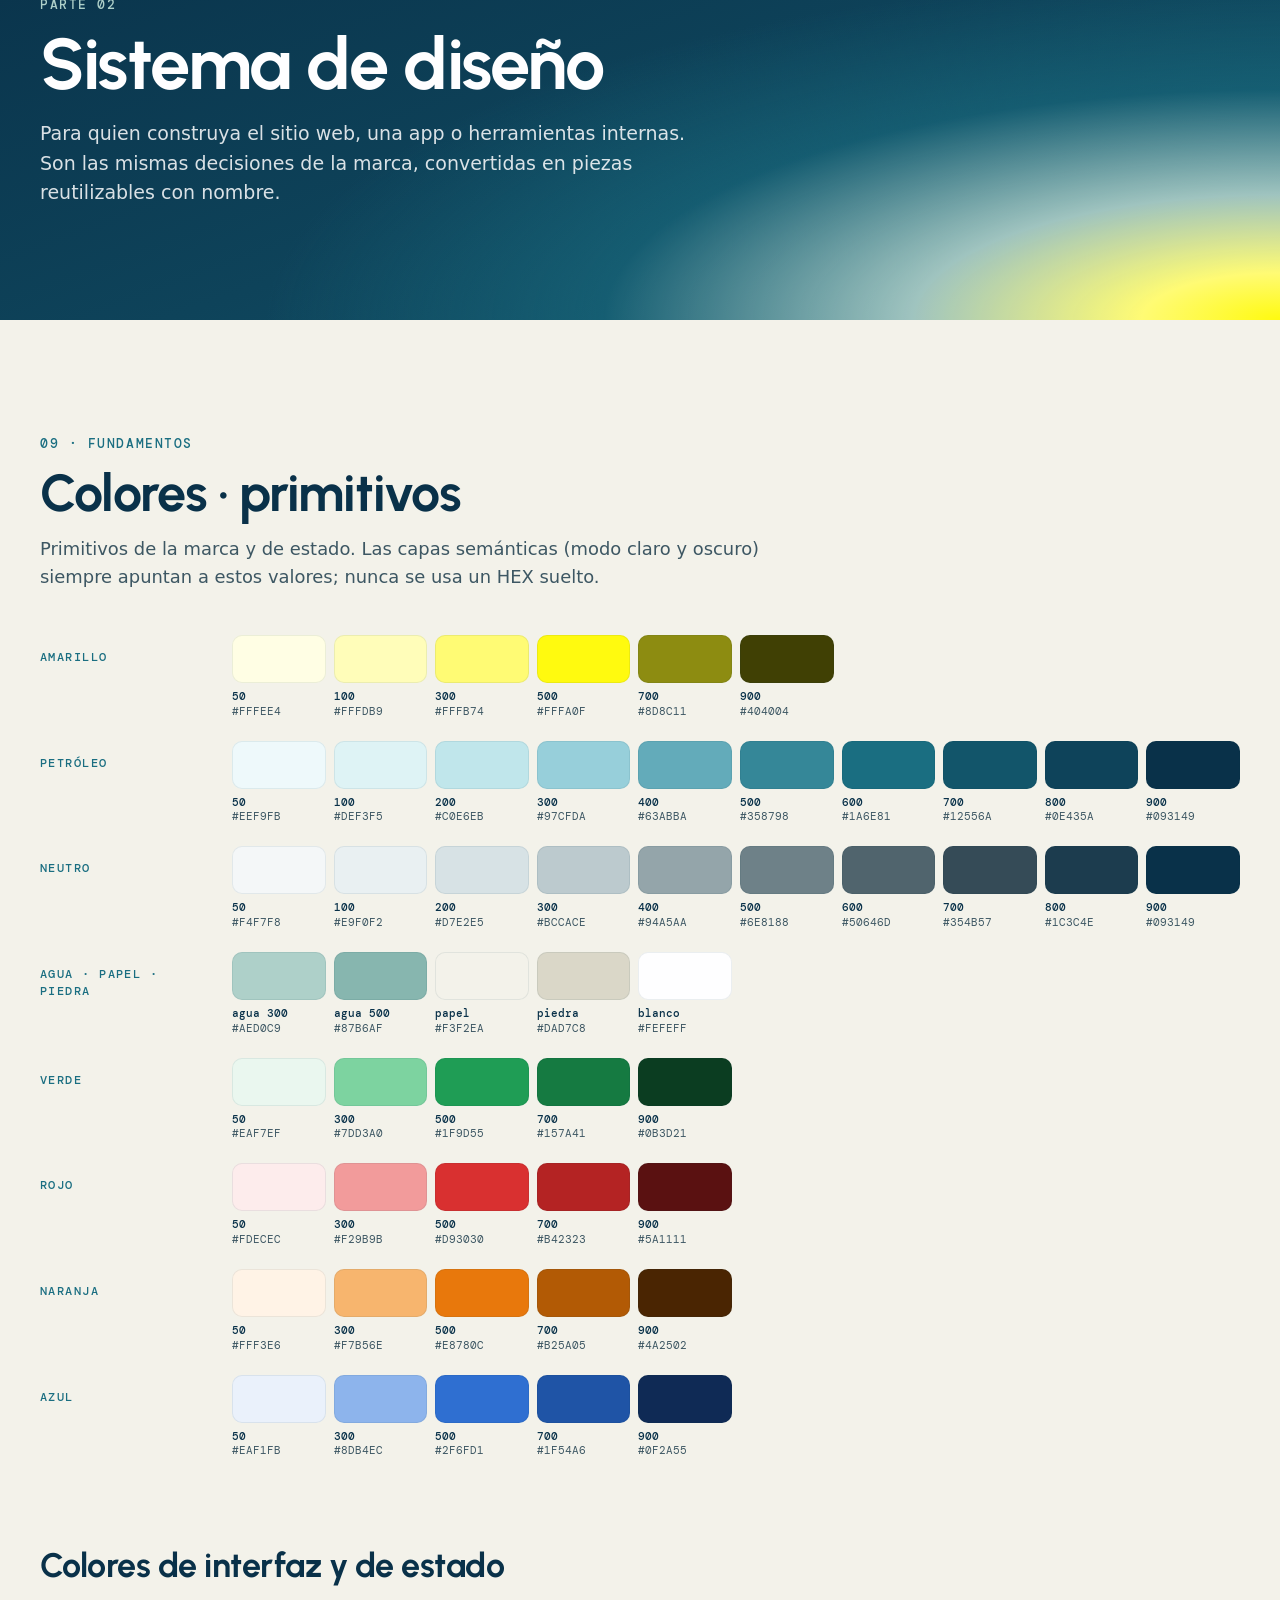
<file: manual.html>
<!doctype html>
<html lang="es">
<head>
  <meta charset="utf-8">
  <meta name="viewport" content="width=device-width, initial-scale=1, viewport-fit=cover">
  <title>Manual de marca · Progreso Urbano</title>
  <meta name="description" content="Manual de marca y sistema de diseño de Claudia Niño · Progreso Urbano Consultores.">
  <meta name="theme-color" content="#093149">
  <meta name="robots" content="noindex">
  <link rel="icon" type="image/svg+xml" href="assets/logo/simbolo-claro.svg">
  <link rel="preconnect" href="https://fonts.googleapis.com">
  <link rel="preconnect" href="https://fonts.gstatic.com" crossorigin>
  <link rel="stylesheet" href="https://fonts.googleapis.com/css2?family=Urbanist:wght@500;600;700&family=Google+Sans+Flex:wght@400;500;600&family=DM+Mono:wght@400;500&display=swap">
  <link rel="stylesheet" href="manual.css">
</head>
<body>

  <header class="barra">
    <a class="barra__volver" href="./"><span aria-hidden="true">←</span> Kit de marca</a>
    <nav class="indice" aria-label="Secciones del manual">
      <a href="#logo">Logo</a>
      <a href="#color">Color</a>
      <a href="#tipografia">Tipografía</a>
      <a href="#geometria">Geometría</a>
      <a href="#elementos">Elementos</a>
      <a href="#fotografia">Fotografía</a>
      <a href="#linkedin">LinkedIn</a>
      <a href="#usos">Usos</a>
      <a href="#sistema">Sistema de diseño</a>
    </nav>
  </header>

  <!-- ============ PORTADA ============ -->
  <section class="portada firma">
    <div class="wrap">
      <img class="portada__logo" src="assets/logo/logo-horizontal-invertido.svg" alt="Claudia Niño · Progreso Urbano Consultores" width="541" height="168">
      <p class="sobre sobre--agua">Manual de marca y sistema de diseño · v1.0 · octubre 2026</p>
      <h1>Una marca que avanza con la ciudad.</h1>
      <p class="portada__lead">Todo lo que define cómo se ve Progreso Urbano Consultores: el logo, los colores, las letras, las formas, la fotografía y cómo se aplican en LinkedIn, documentos, presentaciones y web. La segunda parte es el sistema de diseño, para quien construya la web o una app.</p>
      <ol class="portada__partes">
        <li><span>01</span> Manual de marca <small>Logo · color · tipografía · geometría · elementos · fotografía · usos</small></li>
        <li><span>02</span> Sistema de diseño <small>Colores de interfaz · escala tipográfica · espacios · componentes</small></li>
      </ol>
    </div>
  </section>

  <main>

  <!-- ============ LOGO ============ -->
  <section class="seccion" id="logo">
    <div class="wrap">
      <p class="sobre">01 · Logo</p>
      <h2>Concepto del logo · PU</h2>
      <p class="intro">Progreso Urbano: la P va primero y queda encima. Su lóbulo cruza sobre la U, cuyo fuste derecho sube hasta la misma altura que la P. El lenguaje se llama «Ascenso»: trazo grueso, curvas que nacen de círculos concéntricos y un corte de un módulo bajo la P.</p>

      <div class="dos">
        <div class="concepto">
          <img src="assets/logo/simbolo-color.svg" alt="Símbolo PU: P en tinta y U en amarillo" width="320" height="320">
        </div>
        <dl class="ideas">
          <div><dt>P primero</dt><dd>El fuste alto de la P es la columna: solidez y respaldo legal.</dd></div>
          <div><dt>P encima</dt><dd>El lóbulo de la P cruza sobre la U: el progreso guía y lo urbano lo sostiene.</dd></div>
          <div><dt>Dos tonos</dt><dd>Tinta para la P y amarillo para la U: autoridad que impulsa energía.</dd></div>
          <div><dt>Corte de 28 px</dt><dd>Un módulo de pausa bajo la P que da ritmo y modernidad.</dd></div>
        </dl>
      </div>

      <h3 class="sub">Construcción</h3>
      <p class="intro">Retícula de 28 px. El trazo mide 2 módulos. La U baja 4 px bajo la línea base como compensación óptica.</p>
      <div class="dos dos--invertido">
        <figure class="lienzo">
          <img src="assets/manual/construccion.webp" alt="Construcción del símbolo PU sobre retícula, con los círculos de la P y la U" width="1008" height="840" loading="lazy">
        </figure>
        <dl class="datos">
          <div><dt>Módulo</dt><dd>28 px (½ trazo)</dd></div>
          <div><dt>Trazo</dt><dd>56 px · 2 módulos</dd></div>
          <div><dt>Curva U</dt><dd>R 120 · r 64</dd></div>
          <div><dt>Lóbulo P</dt><dd>R 110 · r 54</dd></div>
          <div><dt>Corte</dt><dd>28 px · 1 módulo</dd></div>
          <div><dt>Tamaño mínimo</dt><dd>24 px de alto (digital) · 8 mm (impreso)</dd></div>
          <div><dt>Compensación óptica</dt><dd>U +4 px bajo la línea base</dd></div>
        </dl>
      </div>

      <h3 class="sub">Versiones del logo</h3>
      <p class="intro">La versión principal vive sobre el degradado Firma. Sobre fondo claro, la U pasa a petróleo. Las bandas curvas son la textura de la marca.</p>
      <div class="versiones">
        <figure class="ver ver--ancha firma"><img src="assets/logo/logo-horizontal-invertido.svg" alt="" width="541" height="168"><figcaption>Principal · horizontal sobre degradado Firma</figcaption></figure>
        <figure class="ver ascenso"><img class="v" src="assets/logo/logo-vertical-invertido.svg" alt=""><figcaption>Vertical · invertido sobre petróleo</figcaption></figure>
        <figure class="ver energia"><img class="v" src="assets/logo/logo-vertical-monocromo.svg" alt=""><figcaption>Vertical · monocromo sobre amarillo</figcaption></figure>
        <figure class="ver bandas"><img class="s" src="assets/logo/simbolo-invertido.svg" alt=""><figcaption>Símbolo · invertido sobre bandas</figcaption></figure>
        <figure class="ver claro"><img class="s" src="assets/logo/simbolo-monocromo.svg" alt=""><figcaption>Monocromo · sobre degradado claro</figcaption></figure>
        <figure class="ver papel"><img src="assets/logo/logotipo-monocromo.svg" alt=""><figcaption>Logotipo · cuando el símbolo ya está presente</figcaption></figure>
        <figure class="ver papel"><img class="area" src="assets/logo/logo-horizontal-claro.svg" alt=""><figcaption>Área de respeto = hueco de la P · mínimo 24 px</figcaption></figure>
      </div>
    </div>
  </section>

  <!-- ============ COLOR ============ -->
  <section class="seccion" id="color">
    <div class="wrap">
      <p class="sobre">02 · Color</p>
      <h2>Colores</h2>
      <p class="intro">El amarillo es la energía y se usa con generosidad; la tinta respalda sin dominar. El porcentaje indica cuánto se usa cada color en una pieza.</p>
      <div class="colores">
        <article class="col" style="--c:#FFFA0F;--t:#093149"><p class="col__rol">Energía</p><h3>Amarillo</h3><p class="col__pct">25%</p><p class="col__val">HEX #FFFA0F<br>RGB 255 · 250 · 15<br>12,2:1 con tinta</p></article>
        <article class="col" style="--c:#093149;--t:#FEFEFF;--h:#FFFA0F"><p class="col__rol">Institucional</p><h3>Tinta</h3><p class="col__pct">20%</p><p class="col__val">HEX #093149<br>RGB 9 · 49 · 73<br>13,5:1 con blanco</p></article>
        <article class="col" style="--c:#AED0C9;--t:#093149"><p class="col__rol">Puente</p><h3>Agua</h3><p class="col__pct">10%</p><p class="col__val">HEX #AED0C9<br>RGB 174 · 208 · 201<br>8,2:1 con tinta</p></article>
        <article class="col col--borde" style="--c:#F3F2EA;--t:#093149"><p class="col__rol">Fondo</p><h3>Papel</h3><p class="col__pct">35%</p><p class="col__val">HEX #F3F2EA<br>RGB 243 · 242 · 234<br>12,1:1 con tinta</p></article>
        <article class="col" style="--c:#1A6E81;--t:#FEFEFF;--h:#FFFA0F"><p class="col__rol">Apoyo</p><h3>Petróleo</h3><p class="col__pct">5%</p><p class="col__val">HEX #1A6E81<br>RGB 26 · 110 · 129<br>5,8:1 con blanco</p></article>
        <article class="col" style="--c:#DAD7C8;--t:#093149"><p class="col__rol">Neutro</p><h3>Piedra</h3><p class="col__pct">5%</p><p class="col__val">HEX #DAD7C8<br>RGB 218 · 215 · 200<br>9,4:1 con tinta</p></article>
      </div>

      <h3 class="sub">Degradados</h3>
      <p class="intro">Del petróleo profundo a la luz amarilla, siempre pasando por agua para no ensuciar el amarillo. Curvas suaves y el amarillo en el extremo luminoso.</p>
      <div class="degradados">
        <article class="deg deg--grande firma"><h4>Firma · Progreso</h4><p>Fondo principal de portadas, banners y héroes web. La energía sube desde la esquina como un amanecer sobre la ciudad.</p></article>
        <article class="deg ascenso"><h4>Ascenso</h4><p>Lineal vertical. Fondos web, secciones y diapositivas.</p></article>
        <article class="deg energia deg--claro"><h4>Energía</h4><p>Nace en una esquina y se vuelve agua. Tarjetas destacadas y versiones claras.</p></article>
        <article class="deg arco"><span class="arco__forma" aria-hidden="true"></span><h4>Arco</h4><p>Angular, dentro de la curva de la U. Para elementos gráficos, no para fondos.</p></article>
        <article class="deg tarjeta"><h4>Tarjeta</h4><p>Sutil, para tarjetas de datos e interfaz. El amarillo solo como brillo en una esquina.</p></article>
      </div>
    </div>
  </section>

  <!-- ============ TIPOGRAFÍA ============ -->
  <section class="seccion" id="tipografia">
    <div class="wrap">
      <p class="sobre">03 · Tipografía</p>
      <h2>Tipografía</h2>
      <p class="intro">Urbanist da forma a titulares y logotipo con la misma geometría circular de la U y la P. Google Sans Flex asegura una lectura clara. DM Mono ordena los datos técnicos. Las tres son gratuitas (licencia OFL) y están en la carpeta 03 de Drive.</p>
      <div class="fuentes">
        <article class="fuente firma">
          <p class="fuente__aa t-urb" style="color:var(--amarillo)">Aa</p>
          <p class="fuente__uso">Titulares · logotipo · botones</p>
          <h3 class="t-urb">Urbanist</h3>
          <p class="fuente__pesos">Bold 700 · SemiBold 600 · Medium 500</p>
          <p class="fuente__abc t-urb">ABCDEFGHIJKLMNÑOPQRSTUVWXYZ<br>abcdefghijklmnñopqrstuvwxyz 0123456789</p>
        </article>
        <article class="fuente fuente--blanca">
          <p class="fuente__aa t-sans">Aa</p>
          <p class="fuente__uso">Textos · interfaz · documentos</p>
          <h3 class="t-urb">Google Sans Flex</h3>
          <p class="t-sans">Acompañamos a entidades públicas y privadas en cada decisión urbanística, con claridad, cercanía y rigor.</p>
          <p class="fuente__pesos">Regular 400 · Medium 500 · SemiBold 600</p>
        </article>
        <article class="fuente claro">
          <p class="fuente__aa t-mono">01</p>
          <p class="fuente__uso">Datos · códigos · cifras</p>
          <h3 class="t-urb">DM Mono</h3>
          <p class="t-mono">LIC. 11001-2-24-0187<br>ÁREA 1.240 m²</p>
          <p class="fuente__pesos">Regular 400 · Medium 500</p>
        </article>
      </div>
      <div class="escala-corta">
        <div><span>H1 · 48</span><p class="t-urb" style="font-size:3rem;font-weight:700">Progreso</p></div>
        <div><span>H2 · 36</span><p class="t-urb" style="font-size:2.25rem;font-weight:700">Progreso</p></div>
        <div><span>H3 · 28</span><p class="t-urb" style="font-size:1.75rem;font-weight:600">Progreso</p></div>
        <div><span>H4 · 22</span><p class="t-urb" style="font-size:1.375rem;font-weight:600">Progreso</p></div>
        <div><span>Cuerpo · 20</span><p class="t-sans" style="font-size:1.25rem">Progreso</p></div>
        <div><span>Cuerpo · 16</span><p class="t-sans">Progreso</p></div>
        <div><span>Dato · 14</span><p class="t-mono" style="font-size:.875rem">1.240 m²</p></div>
      </div>
    </div>
  </section>

  <!-- ============ GEOMETRÍA ============ -->
  <section class="seccion" id="geometria">
    <div class="wrap">
      <p class="sobre">04 · Geometría</p>
      <h2>Geometría</h2>
      <p class="intro">Pequeños gestos nacidos de la construcción del logo: círculos, medios y cuartos sobre el módulo de 28 px, con la misma proporción de trazo de la P y la U. Cada forma tiene un significado y puede representar un servicio.</p>
      <div class="geos">
        <figure><span class="geo-punto" aria-hidden="true"></span><figcaption><b>Punto de partida</b>punto</figcaption></figure>
        <figure><img src="assets/geo/g-medio-tinta.png" alt="" width="96" height="96" loading="lazy"><figcaption><b>Base firme</b>medio punto</figcaption></figure>
        <figure><img src="assets/geo/g-anillo-tinta.png" alt="" width="96" height="96" loading="lazy"><figcaption><b>Propósito</b>anillo</figcaption></figure>
        <figure><img src="assets/geo/g-curva-u-tinta.png" alt="" width="96" height="96" loading="lazy"><figcaption><b>Acompañamiento</b>curva U</figcaption></figure>
        <figure><img src="assets/geo/g-lobulo-p-tinta.png" alt="" width="96" height="96" loading="lazy"><figcaption><b>Respaldo jurídico</b>lóbulo P</figcaption></figure>
        <figure><img src="assets/geo/g-cuarto-tinta.png" alt="" width="96" height="96" loading="lazy"><figcaption><b>Esquina urbana</b>cuarto</figcaption></figure>
        <figure class="geo--oscura"><img src="assets/geo/g-escalera-tinta.png" alt="" width="96" height="96" loading="lazy"><figcaption><b>Progreso</b>escalera</figcaption></figure>
        <figure><img src="assets/geo/g-capas-tinta.png" alt="" width="96" height="96" loading="lazy"><figcaption><b>Propiedad horizontal</b>capas</figcaption></figure>
        <figure><img src="assets/geo/g-ciudadano-tinta.png" alt="" width="96" height="96" loading="lazy"><figcaption><b>Personas</b>ciudadano</figcaption></figure>
        <figure><img src="assets/geo/g-acuerdo-tinta.png" alt="" width="96" height="96" loading="lazy"><figcaption><b>Mediación</b>acuerdo</figcaption></figure>
        <figure><img src="assets/geo/g-manzana-tinta.png" alt="" width="96" height="96" loading="lazy"><figcaption><b>Urbanismo</b>manzana</figcaption></figure>
        <figure><img src="assets/geo/g-comunidad-tinta.png" alt="" width="96" height="96" loading="lazy"><figcaption><b>Comunidad</b>comunidad</figcaption></figure>
      </div>
      <p class="regla">Módulo 28 px · radio interior = 0,5 × radio exterior · solo círculos, medios y cuartos · una sola forma en amarillo por pieza</p>
    </div>
  </section>

  <!-- ============ ELEMENTOS ============ -->
  <section class="seccion" id="elementos">
    <div class="wrap">
      <p class="sobre">05 · Elementos gráficos</p>
      <h2>Elementos gráficos complejos</h2>
      <p class="intro">Dos patrones (las bandas y el patrón Progreso) y los arcos con degradado. Se usan con sutileza: tono sobre tono, una luz por pieza.</p>
      <div class="galeria galeria--3">
        <figure><img src="assets/manual/patron-bandas.webp" alt="Patrón de bandas curvas en tinta" width="560" height="400" loading="lazy"><figcaption>Patrón 1 · Bandas. Solo sobre fondos oscuros.</figcaption></figure>
        <figure><img src="assets/manual/patron-progreso.webp" alt="Patrón Progreso con luz amarilla" width="560" height="400" loading="lazy"><figcaption>Patrón 2 · Progreso con luz.</figcaption></figure>
        <figure><img src="assets/manual/patron-sutil.webp" alt="Patrón Progreso que se desvanece sobre papel" width="560" height="400" loading="lazy"><figcaption>Uso sutil · el patrón se desvanece.</figcaption></figure>
      </div>
      <div class="galeria galeria--4">
        <figure><img src="assets/manual/patron-amarillo.webp" alt="Patrón Progreso sobre amarillo" width="414" height="276" loading="lazy"><figcaption>Progreso · amarillo.</figcaption></figure>
        <figure><img src="assets/manual/arco-fino.webp" alt="Arco fino con degradado" width="414" height="276" loading="lazy"><figcaption>Arco fino.</figcaption></figure>
        <figure><img src="assets/manual/pildora.webp" alt="Píldora amarilla" width="414" height="276" loading="lazy"><figcaption>Píldora · energía.</figcaption></figure>
        <figure><img src="assets/manual/ventana-p.webp" alt="La P como ventana de una foto de Bogotá" width="414" height="276" loading="lazy"><figcaption>Ventana P · foto dentro de la P.</figcaption></figure>
      </div>
    </div>
  </section>

  <!-- ============ FOTOGRAFÍA ============ -->
  <section class="seccion" id="fotografia">
    <div class="wrap">
      <p class="sobre">06 · Fotografía</p>
      <h2>Fotografía</h2>
      <p class="intro">Bogotá en duotono tinta y agua: sobria, profesional y siempre de la marca. Solo ciudad y arquitectura. Los retratos van en color natural.</p>
      <div class="galeria galeria--3 pasos-foto">
        <figure><img src="assets/manual/foto-paso-1.webp" alt="Foto original de Bogotá" width="560" height="400" loading="lazy"><figcaption><b>1</b> Original</figcaption></figure>
        <figure><img src="assets/manual/foto-paso-2.webp" alt="La misma foto en blanco y negro con contraste" width="560" height="400" loading="lazy"><figcaption><b>2</b> Blanco y negro + contraste</figcaption></figure>
        <figure><img src="assets/manual/foto-paso-3.webp" alt="La misma foto en duotono tinta y agua" width="560" height="400" loading="lazy"><figcaption><b>3</b> Duotono tinta / agua</figcaption></figure>
      </div>
      <div class="foto-reglas">
        <div class="caja">
          <p class="caja__titulo">La receta (Figma, Photoshop o Canva)</p>
          <p class="t-mono receta">Imagen · saturación −100 · contraste +50<br>Exposición −10 · luces +10<br>Capa 1 · tinta #093149 · Screen 100 %<br>Capa 2 · agua #AED0C9 · Multiply 100 %</p>
          <p>Para poner texto encima, suma un velo o el degradado Firma.</p>
        </div>
        <figure class="foto-si"><img src="assets/manual/foto-arquitectura.webp" alt="Edificio visto desde abajo en duotono" width="560" height="276" loading="lazy"><figcaption>Sí · arquitectura y ciudad</figcaption></figure>
        <div class="caja claro">
          <p class="caja__titulo">Evitar</p>
          <ul class="lista-no">
            <li>Catedrales, iglesias y símbolos religiosos</li>
            <li>Fotos a color o con filtros de otros tonos</li>
            <li>Personas genéricas de banco de imágenes</li>
            <li>Retratos en duotono: van en color natural</li>
          </ul>
        </div>
      </div>
    </div>
  </section>

  <!-- ============ LINKEDIN ============ -->
  <section class="seccion" id="linkedin">
    <div class="wrap">
      <p class="sobre">07 · Aplicaciones</p>
      <h2>LinkedIn</h2>
      <p class="intro">Perfil personal de Claudia Niño. La foto de perfil lleva la curva amarilla de la U; el banner Ciudad funde Bogotá en duotono con el degradado Firma. Los archivos listos para subir están en la carpeta 09 de Drive.</p>
      <figure class="marco"><img src="assets/manual/linkedin-banner.webp" alt="Banner de LinkedIn: Bogotá en duotono con el logo y la frase Derecho urbano, soporte jurídico y técnico" width="1600" height="400" loading="lazy"><figcaption>Banner Ciudad · principal · 1584 × 396 px. Deja libre la esquina inferior izquierda: ahí va la foto de perfil.</figcaption></figure>
      <div class="linkedin">
        <figure><img class="redonda" src="assets/manual/linkedin-perfil.webp" alt="Foto de perfil de Claudia con el arco amarillo" width="480" height="480" loading="lazy"><figcaption><b>Foto de perfil</b>400 × 400 px · LinkedIn la recorta en círculo; el arco amarillo queda dentro del recorte.</figcaption></figure>
        <figure><img class="cuadrada" src="assets/manual/linkedin-empresa.webp" alt="Logo de la página de empresa: símbolo PU sobre degradado Firma" width="480" height="480" loading="lazy"><figcaption><b>Página de empresa</b>El símbolo invertido sobre el degradado Firma, 400 × 400 px.</figcaption></figure>
        <figure><img src="assets/manual/banner-bandas.webp" alt="Banner alternativo con bandas curvas" width="1300" height="325" loading="lazy"><figcaption><b>Banner Bandas</b>Sin fotografía: para campañas, anuncios y momentos institucionales.</figcaption></figure>
      </div>
    </div>
  </section>

  <!-- ============ USOS ============ -->
  <section class="seccion" id="usos">
    <div class="wrap">
      <p class="sobre">08 · Usos</p>
      <h2>Usos impresos</h2>
      <p class="intro">Documentos sobre papel con una sola luz y una forma protagonista. La tarjeta une el degradado Firma con el patrón sutil.</p>
      <div class="galeria galeria--impresos">
        <figure><img src="assets/manual/impreso-informe.webp" alt="Portada de informe jurídico con foto en duotono" width="481" height="680" loading="lazy"><figcaption>Informe · portada</figcaption></figure>
        <figure><img src="assets/manual/impreso-carta.webp" alt="Carta con membrete" width="481" height="680" loading="lazy"><figcaption>Carta</figcaption></figure>
        <figure><img src="assets/manual/impreso-tarjetas.webp" alt="Tarjeta de presentación por ambas caras" width="520" height="696" loading="lazy"><figcaption>Tarjeta de presentación · frente y reverso</figcaption></figure>
      </div>

      <h3 class="sub">Usos digitales <span class="chip-amarillo">Conceptual · productos por definir</span></h3>
      <p class="intro">Cómo se comporta el sistema en redes: cifras sobre Firma, fotografía en duotono y la geometría como lenguaje de los servicios. Los teléfonos, correos y cifras son de ejemplo.</p>
      <figure class="marco"><img src="assets/manual/digital-piezas.webp" alt="Piezas para redes: cifra 40+, cita, servicio, portada de artículo y firma de correo" width="1728" height="440" loading="lazy"></figure>
      <figure class="marco"><img src="assets/manual/digital-servicios.webp" alt="Los seis servicios con su forma geométrica" width="1728" height="245" loading="lazy"><figcaption>Una forma por servicio: propiedad horizontal, licencias urbanísticas, asesoramiento a proyectos, procesos de adquisición, inmobiliario y capacitación.</figcaption></figure>

      <h3 class="sub">Membrete · Word</h3>
      <p class="intro">Elegante y silencioso: mucho blanco, una línea de agua y el logo pequeño. Todo lo demás es el texto. La plantilla de Word se hará con los documentos que ustedes compartan.</p>
      <div class="dos dos--word">
        <dl class="datos datos--tabla">
          <div><dt>Márgenes</dt><dd>2,5 cm laterales · 2,2 cm superior e inferior</dd></div>
          <div><dt>Logo</dt><dd>Horizontal, 4,5 cm de ancho · U en petróleo</dd></div>
          <div><dt>Líneas</dt><dd>0,5 pt en agua #AED0C9 bajo el logo y sobre el pie</dd></div>
          <div><dt>Texto</dt><dd>Google Sans Flex 10,5 pt · interlineado 1,4 · tinta #093149</dd></div>
          <div><dt>Asunto</dt><dd>Urbanist SemiBold 12 pt</dd></div>
          <div><dt>Pie</dt><dd>DM Mono 7 pt · espaciado amplio · gris neutro</dd></div>
          <div><dt>Página 2 en adelante</dt><dd>Solo el símbolo PU y la línea de agua</dd></div>
          <div><dt>Respaldo</dt><dd>Si no hay fuentes: Arial / Courier New, mismas medidas</dd></div>
        </dl>
        <figure class="marco"><img src="assets/manual/word-paginas.webp" alt="Dos páginas de carta con membrete" width="1025" height="700" loading="lazy"></figure>
      </div>

      <h3 class="sub">Presentaciones · PowerPoint</h3>
      <p class="intro">Seis diapositivas tipo en 16:9. Portada y cierre sobre Firma; el contenido vive en papel con una sola foto o forma. La plantilla está en la carpeta 06 de Drive.</p>
      <div class="galeria galeria--3 ppt">
        <figure><img src="assets/manual/ppt-portada.webp" alt="" width="560" height="315" loading="lazy"><figcaption><b>01</b> Portada</figcaption></figure>
        <figure><img src="assets/manual/ppt-agenda.webp" alt="" width="560" height="315" loading="lazy"><figcaption><b>02</b> Agenda</figcaption></figure>
        <figure><img src="assets/manual/ppt-divisor.webp" alt="" width="560" height="315" loading="lazy"><figcaption><b>03</b> Divisor de sección</figcaption></figure>
        <figure><img src="assets/manual/ppt-contenido.webp" alt="" width="560" height="315" loading="lazy"><figcaption><b>04</b> Contenido con foto</figcaption></figure>
        <figure><img src="assets/manual/ppt-cifras.webp" alt="" width="560" height="315" loading="lazy"><figcaption><b>05</b> Cifras</figcaption></figure>
        <figure><img src="assets/manual/ppt-cierre.webp" alt="" width="560" height="315" loading="lazy"><figcaption><b>06</b> Cierre</figcaption></figure>
      </div>

      <h3 class="sub">Sitio web</h3>
      <p class="intro">Página de inicio con todas las secciones: héroe con fotografía en duotono, nosotros, servicios, cita sobre degradado Energía, valores y contacto sobre Firma. Servicios, cifras y datos de contacto son de ejemplo.</p>
      <figure class="marco marco--web"><img src="assets/manual/web-inicio.webp" alt="Maqueta de la página de inicio del sitio web" width="1064" height="908" loading="lazy"></figure>
    </div>
  </section>

  <!-- ============ SISTEMA DE DISEÑO ============ -->
  <section class="parte firma" id="sistema">
    <div class="wrap">
      <p class="sobre sobre--agua">Parte 02</p>
      <h2>Sistema de diseño</h2>
      <p>Para quien construya el sitio web, una app o herramientas internas. Son las mismas decisiones de la marca, convertidas en piezas reutilizables con nombre.</p>
    </div>
  </section>

  <section class="seccion">
    <div class="wrap">
      <p class="sobre">09 · Fundamentos</p>
      <h2>Colores · primitivos</h2>
      <p class="intro">Primitivos de la marca y de estado. Las capas semánticas (modo claro y oscuro) siempre apuntan a estos valores; nunca se usa un HEX suelto.</p>
      <div class="primitivos">
        <div class="prim"><p>Amarillo</p><ul>
          <li style="--c:#FFFEE4"><b>50</b>#FFFEE4</li><li style="--c:#FFFDB9"><b>100</b>#FFFDB9</li><li style="--c:#FFFB74"><b>300</b>#FFFB74</li><li style="--c:#FFFA0F"><b>500</b>#FFFA0F</li><li style="--c:#8D8C11"><b>700</b>#8D8C11</li><li style="--c:#404004"><b>900</b>#404004</li></ul></div>
        <div class="prim"><p>Petróleo</p><ul>
          <li style="--c:#EEF9FB"><b>50</b>#EEF9FB</li><li style="--c:#DEF3F5"><b>100</b>#DEF3F5</li><li style="--c:#C0E6EB"><b>200</b>#C0E6EB</li><li style="--c:#97CFDA"><b>300</b>#97CFDA</li><li style="--c:#63ABBA"><b>400</b>#63ABBA</li><li style="--c:#358798"><b>500</b>#358798</li><li style="--c:#1A6E81"><b>600</b>#1A6E81</li><li style="--c:#12556A"><b>700</b>#12556A</li><li style="--c:#0E435A"><b>800</b>#0E435A</li><li style="--c:#093149"><b>900</b>#093149</li></ul></div>
        <div class="prim"><p>Neutro</p><ul>
          <li style="--c:#F4F7F8"><b>50</b>#F4F7F8</li><li style="--c:#E9F0F2"><b>100</b>#E9F0F2</li><li style="--c:#D7E2E5"><b>200</b>#D7E2E5</li><li style="--c:#BCCACE"><b>300</b>#BCCACE</li><li style="--c:#94A5AA"><b>400</b>#94A5AA</li><li style="--c:#6E8188"><b>500</b>#6E8188</li><li style="--c:#50646D"><b>600</b>#50646D</li><li style="--c:#354B57"><b>700</b>#354B57</li><li style="--c:#1C3C4E"><b>800</b>#1C3C4E</li><li style="--c:#093149"><b>900</b>#093149</li></ul></div>
        <div class="prim"><p>Agua · papel · piedra</p><ul>
          <li style="--c:#AED0C9"><b>agua 300</b>#AED0C9</li><li style="--c:#87B6AF"><b>agua 500</b>#87B6AF</li><li style="--c:#F3F2EA"><b>papel</b>#F3F2EA</li><li style="--c:#DAD7C8"><b>piedra</b>#DAD7C8</li><li style="--c:#FEFEFF"><b>blanco</b>#FEFEFF</li></ul></div>
        <div class="prim"><p>Verde</p><ul>
          <li style="--c:#EAF7EF"><b>50</b>#EAF7EF</li><li style="--c:#7DD3A0"><b>300</b>#7DD3A0</li><li style="--c:#1F9D55"><b>500</b>#1F9D55</li><li style="--c:#157A41"><b>700</b>#157A41</li><li style="--c:#0B3D21"><b>900</b>#0B3D21</li></ul></div>
        <div class="prim"><p>Rojo</p><ul>
          <li style="--c:#FDECEC"><b>50</b>#FDECEC</li><li style="--c:#F29B9B"><b>300</b>#F29B9B</li><li style="--c:#D93030"><b>500</b>#D93030</li><li style="--c:#B42323"><b>700</b>#B42323</li><li style="--c:#5A1111"><b>900</b>#5A1111</li></ul></div>
        <div class="prim"><p>Naranja</p><ul>
          <li style="--c:#FFF3E6"><b>50</b>#FFF3E6</li><li style="--c:#F7B56E"><b>300</b>#F7B56E</li><li style="--c:#E8780C"><b>500</b>#E8780C</li><li style="--c:#B25A05"><b>700</b>#B25A05</li><li style="--c:#4A2502"><b>900</b>#4A2502</li></ul></div>
        <div class="prim"><p>Azul</p><ul>
          <li style="--c:#EAF1FB"><b>50</b>#EAF1FB</li><li style="--c:#8DB4EC"><b>300</b>#8DB4EC</li><li style="--c:#2F6FD1"><b>500</b>#2F6FD1</li><li style="--c:#1F54A6"><b>700</b>#1F54A6</li><li style="--c:#0F2A55"><b>900</b>#0F2A55</li></ul></div>
      </div>

      <h3 class="sub">Colores de interfaz y de estado</h3>
      <p class="intro">Tokens semánticos con modo claro y oscuro. Éxito es verde #1F9D55 y error es rojo #D93030. Advertencia usa naranja para no competir con el amarillo de la marca.</p>
      <div class="modos">
        <div class="modo modo--claro">
          <h4>Modo claro</h4>
          <p class="modo__grupo">Superficies</p>
          <ul class="tokens"><li style="--c:#F3F2EA">fondo/lienzo</li><li style="--c:#F4F7F8">fondo/superficie</li><li style="--c:#E9F0F2">fondo/sutil</li><li style="--c:#FFFA0F">fondo/marca</li><li style="--c:#FFFDB9">fondo/marca-suave</li><li style="--c:#093149">fondo/inverso</li></ul>
          <p class="modo__grupo">Texto y bordes</p>
          <ul class="tokens"><li style="--c:#093149">texto/principal</li><li style="--c:#50646D">texto/secundario</li><li style="--c:#1A6E81">texto/marca</li><li style="--c:#D7E2E5">borde/base</li><li style="--c:#94A5AA">borde/fuerte</li><li style="--c:#358798">borde/foco</li></ul>
          <p class="modo__grupo">Estados</p>
          <ul class="estados">
            <li style="--f:#EAF7EF;--b:#7DD3A0;--p:#1F9D55;--t:#157A41">OK<small>estado/exito/*</small></li>
            <li style="--f:#FDECEC;--b:#F29B9B;--p:#D93030;--t:#B42323">Error<small>estado/error/*</small></li>
            <li style="--f:#FFF3E6;--b:#F7B56E;--p:#E8780C;--t:#B25A05">Advertencia<small>estado/advertencia/*</small></li>
            <li style="--f:#EAF1FB;--b:#8DB4EC;--p:#2F6FD1;--t:#1F54A6">Información<small>estado/info/*</small></li>
          </ul>
        </div>
        <div class="modo modo--oscuro">
          <h4>Modo oscuro</h4>
          <p class="modo__grupo">Superficies</p>
          <ul class="tokens"><li style="--c:#093149">fondo/lienzo</li><li style="--c:#1C3C4E">fondo/superficie</li><li style="--c:#354B57">fondo/sutil</li><li style="--c:#FFFA0F">fondo/marca</li><li style="--c:#0E435A">fondo/marca-suave</li><li style="--c:#F4F7F8">fondo/inverso</li></ul>
          <p class="modo__grupo">Texto y bordes</p>
          <ul class="tokens"><li style="--c:#F4F7F8">texto/principal</li><li style="--c:#BCCACE">texto/secundario</li><li style="--c:#FFFA0F">texto/marca</li><li style="--c:#354B57">borde/base</li><li style="--c:#6E8188">borde/fuerte</li><li style="--c:#FFFA0F">borde/foco</li></ul>
          <p class="modo__grupo">Estados</p>
          <ul class="estados">
            <li style="--f:#0B3D21;--b:#157A41;--p:#1F9D55;--t:#7DD3A0">OK<small>estado/exito/*</small></li>
            <li style="--f:#5A1111;--b:#B42323;--p:#D93030;--t:#F29B9B">Error<small>estado/error/*</small></li>
            <li style="--f:#4A2502;--b:#B25A05;--p:#E8780C;--t:#F7B56E">Advertencia<small>estado/advertencia/*</small></li>
            <li style="--f:#0F2A55;--b:#1F54A6;--p:#2F6FD1;--t:#8DB4EC">Información<small>estado/info/*</small></li>
          </ul>
        </div>
      </div>

      <h3 class="sub">Escala tipográfica</h3>
      <p class="intro">Urbanist para titulares, logotipo y botones; Google Sans Flex para lectura; DM Mono para datos técnicos (estilos Dato/*).</p>
      <div class="escala">
        <div><p class="escala__n">Destacado<small>Urbanist Bold · 64/72</small></p><p class="t-urb" style="font:700 clamp(2.25rem,6vw,4rem)/1.1 var(--f-titulo)">Consultoría legal</p></div>
        <div><p class="escala__n">Titular/H1<small>Urbanist Bold · 48/56</small></p><p style="font:700 clamp(2rem,4.6vw,3rem)/1.15 var(--f-titulo)">Consultoría legal</p></div>
        <div><p class="escala__n">Titular/H2<small>Urbanist Bold · 36/44</small></p><p style="font:700 clamp(1.625rem,3.6vw,2.25rem)/1.2 var(--f-titulo)">Consultoría legal clara y cercana</p></div>
        <div><p class="escala__n">Titular/H3<small>Urbanist SemiBold · 28/36</small></p><p style="font:600 1.75rem/1.28 var(--f-titulo)">Consultoría legal clara y cercana</p></div>
        <div><p class="escala__n">Titular/H4<small>Urbanist SemiBold · 22/30</small></p><p style="font:600 1.375rem/1.36 var(--f-titulo)">Consultoría legal clara y cercana</p></div>
        <div><p class="escala__n">Cuerpo/Grande<small>Google Sans Flex Regular · 20/32</small></p><p style="font:400 1.25rem/1.6 var(--f-texto)">Consultoría legal clara y cercana</p></div>
        <div><p class="escala__n">Cuerpo/Mediano<small>Google Sans Flex Regular · 16/26</small></p><p style="font:400 1rem/1.625 var(--f-texto)">Consultoría legal clara y cercana</p></div>
        <div><p class="escala__n">Cuerpo/Pequeño<small>Google Sans Flex Regular · 14/22</small></p><p style="font:400 .875rem/1.57 var(--f-texto)">Consultoría legal clara y cercana</p></div>
        <div><p class="escala__n">Etiqueta/Mediana<small>Google Sans Flex SemiBold · 14/20</small></p><p style="font:600 .875rem/1.43 var(--f-texto)">Consultoría legal clara y cercana</p></div>
        <div><p class="escala__n">Etiqueta/Botón<small>Urbanist SemiBold · 16/24</small></p><p style="font:600 1rem/1.5 var(--f-titulo)">Consultoría legal clara y cercana</p></div>
        <div><p class="escala__n">Leyenda<small>Google Sans Flex Medium · 12/16</small></p><p style="font:500 .75rem/1.33 var(--f-texto)">Consultoría legal clara y cercana</p></div>
        <div><p class="escala__n">Sobretítulo<small>Urbanist Bold · 12/16</small></p><p style="font:700 .75rem/1.33 var(--f-titulo);letter-spacing:.14em;text-transform:uppercase">Consultoría legal clara y cercana</p></div>
      </div>

      <h3 class="sub">Espaciado, radios y elevación</h3>
      <p class="intro">Escala de espaciado de 4 puntos, radios redondeados (la marca es suave y redonda, como la U y la P) y tres niveles de sombra.</p>
      <div class="fundamentos">
        <div class="caja">
          <p class="caja__titulo">Espaciado</p>
          <ul class="espacios">
            <li style="--w:0px"><b>espaciado/0</b>0 px</li><li style="--w:4px"><b>espaciado/1</b>4 px</li><li style="--w:8px"><b>espaciado/2</b>8 px</li><li style="--w:12px"><b>espaciado/3</b>12 px</li><li style="--w:16px"><b>espaciado/4</b>16 px</li><li style="--w:24px"><b>espaciado/6</b>24 px</li><li style="--w:32px"><b>espaciado/8</b>32 px</li><li style="--w:48px"><b>espaciado/12</b>48 px</li><li style="--w:64px"><b>espaciado/16</b>64 px</li>
          </ul>
        </div>
        <div class="caja">
          <p class="caja__titulo">Radios</p>
          <ul class="radios">
            <li style="--r:0">ninguno · 0</li><li style="--r:4px">pequeño · 4</li><li style="--r:8px">mediano · 8</li><li style="--r:16px">grande · 16</li><li style="--r:24px">extra · 24</li><li style="--r:999px">completo · 999</li>
          </ul>
          <p class="caja__titulo" style="margin-top:28px">Elevación</p>
          <ul class="sombras">
            <li style="--s:0 1px 2px rgb(9 49 73/.08),0 2px 6px rgb(9 49 73/.06)">Sombra/Pequeña</li>
            <li style="--s:0 4px 12px rgb(9 49 73/.10),0 2px 4px rgb(9 49 73/.06)">Sombra/Mediana</li>
            <li style="--s:0 16px 40px rgb(9 49 73/.14),0 4px 10px rgb(9 49 73/.06)">Sombra/Grande</li>
          </ul>
        </div>
      </div>

      <h3 class="sub">Componentes base</h3>
      <p class="intro">Las piezas que se repiten en web y apps. En Figma, todas salen de un componente maestro: se edita el maestro y todo se actualiza.</p>
      <div class="componentes">
        <div class="caja">
          <p class="caja__titulo">Botón</p>
          <div class="fila">
            <span class="btn btn--primario">Agenda una consulta <i aria-hidden="true">→</i></span>
            <span class="btn btn--secundario">Ver servicios <i aria-hidden="true">→</i></span>
            <span class="btn btn--texto">Más información <i aria-hidden="true">→</i></span>
            <span class="btn btn--inactivo">Botón <i aria-hidden="true">→</i></span>
          </div>
          <p class="caja__titulo">Campo de texto</p>
          <div class="campos">
            <label class="campo"><span>Correo electrónico</span><span class="campo__caja">nombre@empresa.com</span><small>Te responderemos en 24 h</small></label>
            <label class="campo campo--error"><span>Teléfono</span><span class="campo__caja">—</span><small>Este campo es obligatorio</small></label>
          </div>
          <p class="caja__titulo">Etiqueta y casilla</p>
          <div class="fila">
            <span class="etq" style="--f:#E9F0F2;--t:#354B57">Borrador</span>
            <span class="etq" style="--f:#FFFDB9;--t:#404004">Destacado</span>
            <span class="etq" style="--f:#EAF7EF;--t:#157A41">Aprobado</span>
            <span class="etq" style="--f:#FDECEC;--t:#B42323">Rechazado</span>
            <span class="etq" style="--f:#FFF3E6;--t:#B25A05">Pendiente</span>
            <span class="etq" style="--f:#EAF1FB;--t:#1F54A6">En revisión</span>
          </div>
          <div class="fila"><span class="casilla casilla--on">Acepto la política de datos</span><span class="casilla">Opción</span></div>
        </div>
        <div class="caja">
          <p class="caja__titulo">Alerta</p>
          <div class="alerta" style="--f:#EAF7EF;--b:#7DD3A0;--t:#157A41"><b>✓ Documento enviado</b>Recibimos tu expediente correctamente.</div>
          <div class="alerta" style="--f:#FDECEC;--b:#F29B9B;--t:#B42323"><b>✕ No se pudo enviar</b>Revisa los campos marcados en rojo.</div>
          <div class="alerta" style="--f:#FFF3E6;--b:#F7B56E;--t:#B25A05"><b>! Revisión pendiente</b>Faltan firmas en el contrato.</div>
          <div class="alerta" style="--f:#EAF1FB;--b:#8DB4EC;--t:#1F54A6"><b>i Dato útil</b>Las consultas se responden en 48 h.</div>
          <p class="caja__titulo">Iconos</p>
          <p>Lucide, de trazo fino y esquinas redondas, en tinta. Se descargan gratis en lucide.dev o con el plugin Iconify en Figma.</p>
        </div>
      </div>

      <h3 class="sub">La marca en la interfaz</h3>
      <p class="intro">Degradados como estilos, tarjetas y chips como componentes, y el logo en su versión clara o invertida según el fondo.</p>
      <div class="interfaz">
        <article class="tarj tarj--papel"><p class="tarj__sobre">Servicio</p><h4>Licencias urbanísticas</h4><p>Acompañamiento jurídico y técnico en cada trámite.</p></article>
        <article class="tarj tarjeta"><p class="tarj__sobre">Servicio</p><h4>Licencias urbanísticas</h4><p>Acompañamiento jurídico y técnico en cada trámite.</p></article>
        <article class="tarj energia"><p class="tarj__sobre">Servicio</p><h4>Licencias urbanísticas</h4><p>Acompañamiento jurídico y técnico en cada trámite.</p></article>
        <div class="chips">
          <span class="chip chip--papel">Licencias</span>
          <span class="chip chip--tinta">Licencias</span>
          <span class="chip chip--amarillo">Licencias</span>
          <span class="chip chip--agua">Licencias</span>
          <p>Chip · 4 tonos</p>
        </div>
      </div>
      <div class="logos-fondo">
        <figure class="papel"><img src="assets/logo/logo-horizontal-claro.svg" alt="Logo en versión clara" width="541" height="168" loading="lazy"><figcaption>Versión clara · fondos claros</figcaption></figure>
        <figure class="firma"><img src="assets/logo/logo-horizontal-invertido.svg" alt="Logo en versión invertida" width="541" height="168" loading="lazy"><figcaption>Versión invertida · fondos oscuros</figcaption></figure>
      </div>

      <h3 class="sub">El sistema aplicado a una app <span class="chip-amarillo">Conceptual · producto por definir</span></h3>
      <p class="intro">Concepto de app para clientes: consultar servicios, seguir un trámite y agendar una consulta, con los mismos componentes. Web, app y herramientas internas comparten color, tipografía, espacio y componentes; cada color cambia de modo claro a oscuro sin rediseñar pantallas; contraste mínimo de 4,5:1 en texto y áreas táctiles de 44 px.</p>
      <figure class="marco marco--app"><img src="assets/manual/app-pantallas.webp" alt="Tres pantallas de la app: inicio, seguimiento del trámite y agenda" width="1050" height="710" loading="lazy"></figure>
    </div>
  </section>

  </main>

  <footer class="pie firma">
    <div class="wrap">
      <img src="assets/logo/simbolo-invertido.svg" alt="" width="56" height="56">
      <p>Los archivos de todo lo que ves aquí están en la carpeta de la marca, en Google Drive.</p>
      <a class="btn btn--primario" href="./">Volver al kit de marca <i aria-hidden="true">→</i></a>
      <p class="pie__fin"><span>Claudia Niño · Progreso Urbano Consultores</span><span>Diseño de marca · Martín Caicedo Sánchez</span></p>
    </div>
  </footer>

  <script>
    // Marca en el índice la sección que se está leyendo
    (() => {
      const enlaces = [...document.querySelectorAll('.indice a')];
      const secciones = enlaces.map(a => document.querySelector(a.getAttribute('href')));
      const marcar = () => {
        const y = innerHeight * .3;
        let actual = -1;
        secciones.forEach((s, i) => { if (s.getBoundingClientRect().top <= y) actual = i; });
        enlaces.forEach((a, i) => a.toggleAttribute('aria-current', i === actual));
        const a = enlaces[actual], nav = a && a.parentElement;
        if (a && (a.offsetLeft < nav.scrollLeft || a.offsetLeft + a.offsetWidth > nav.scrollLeft + nav.clientWidth))
          nav.scrollTo({ left: a.offsetLeft - 24, behavior: 'smooth' });
      };
      addEventListener('scroll', marcar, { passive: true });
      marcar();
    })();
  </script>
</body>
</html>
</file>
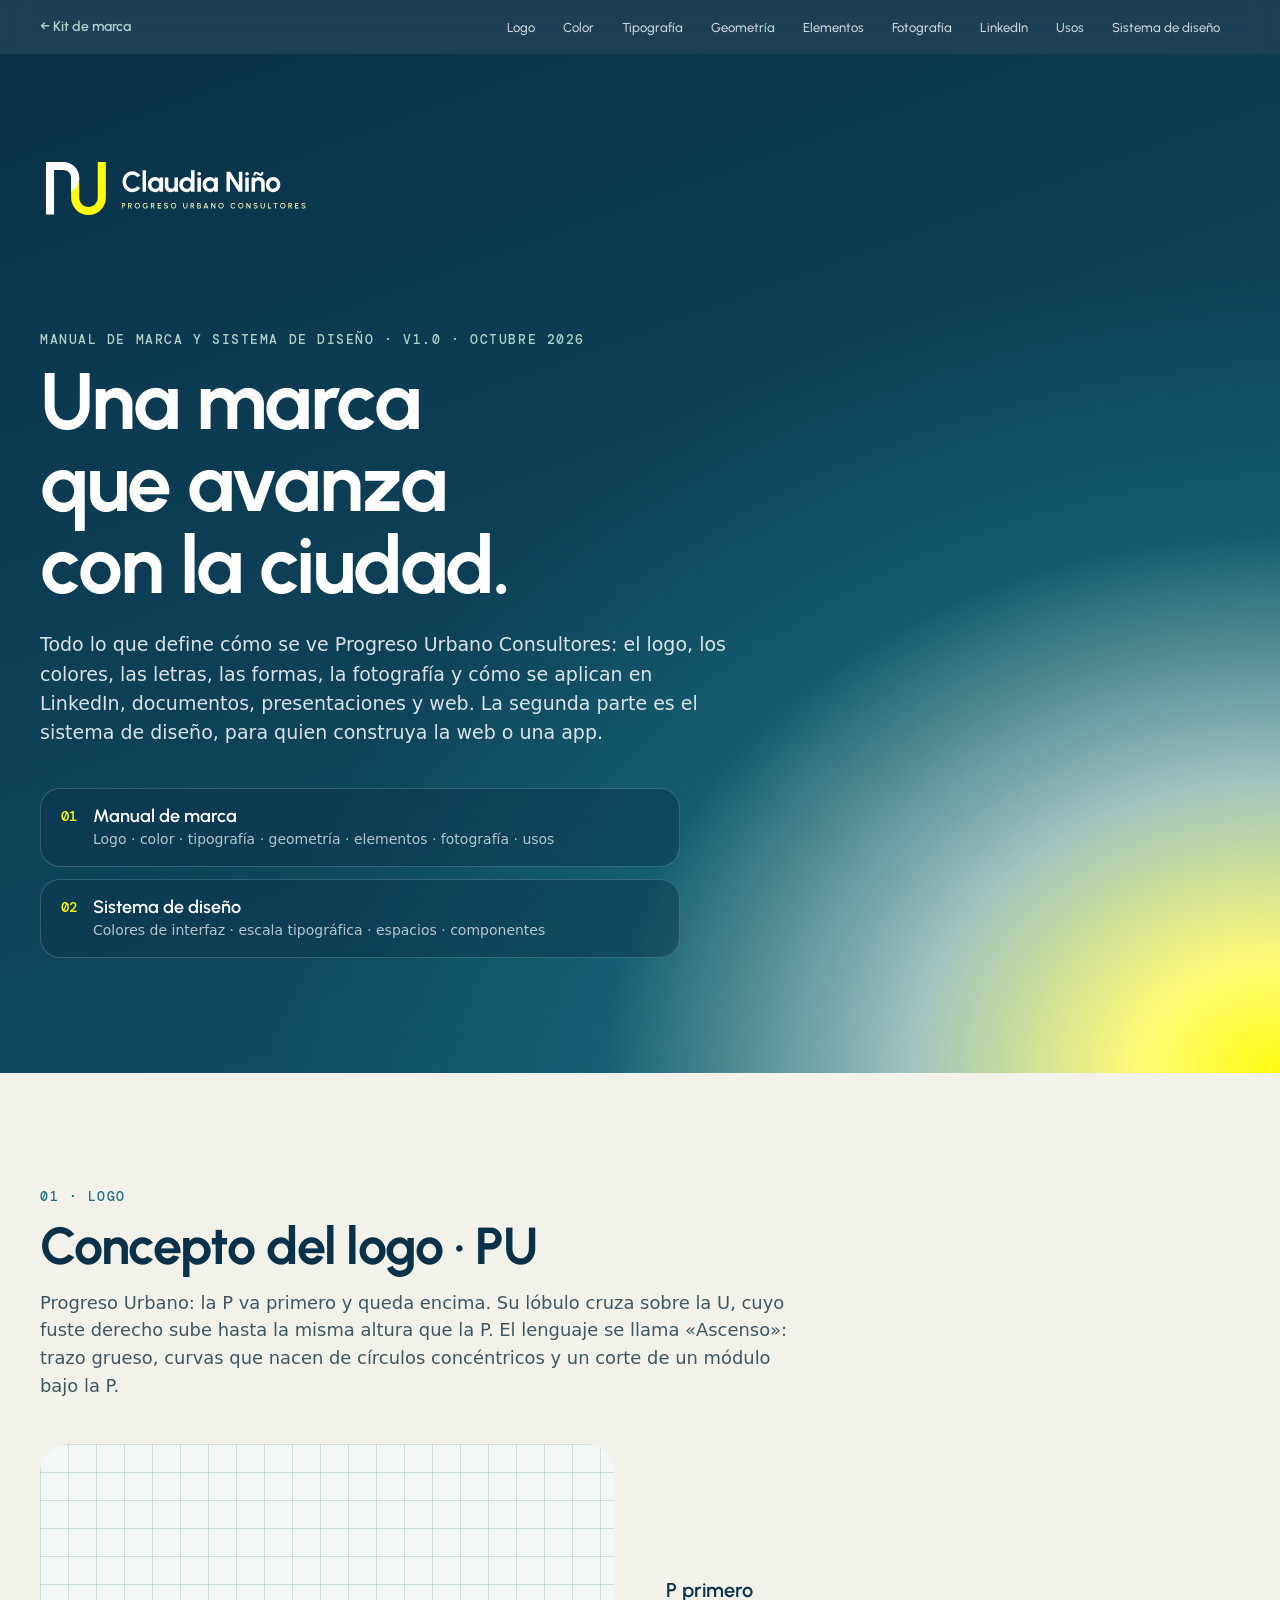
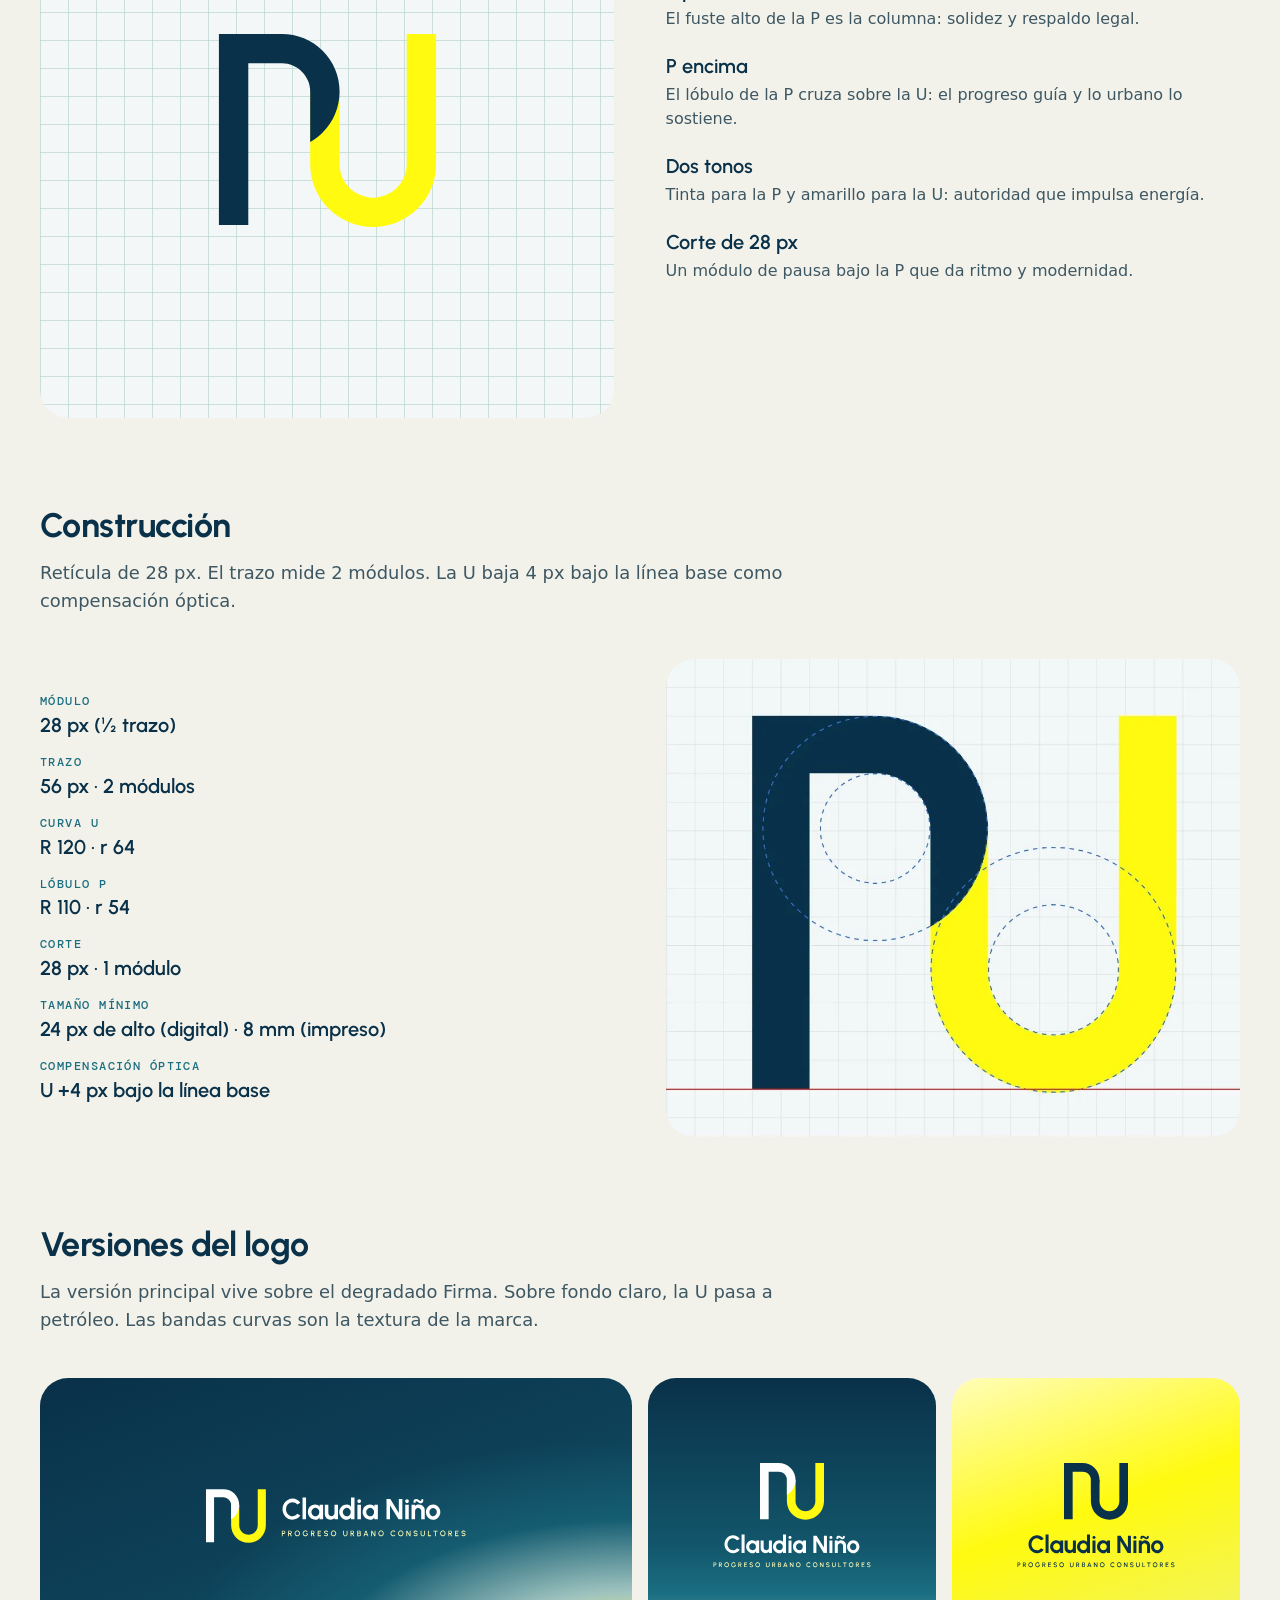
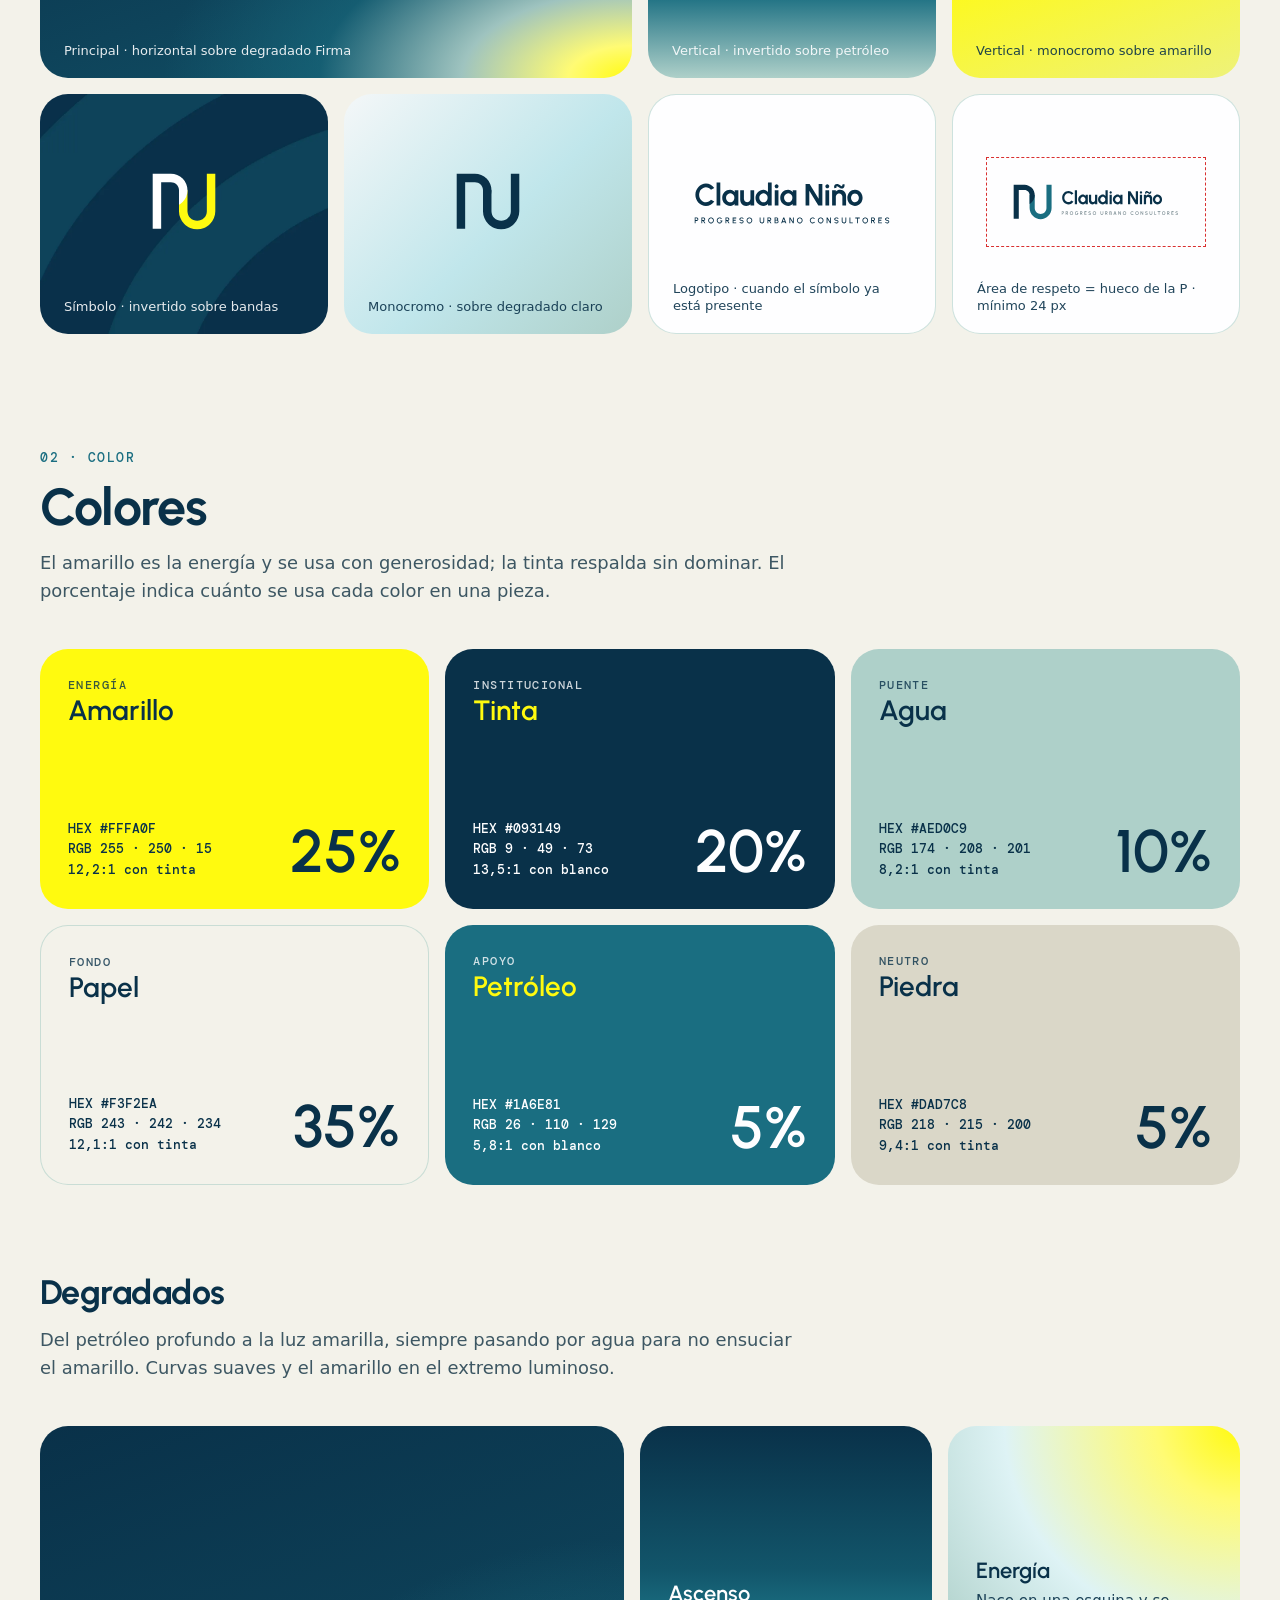
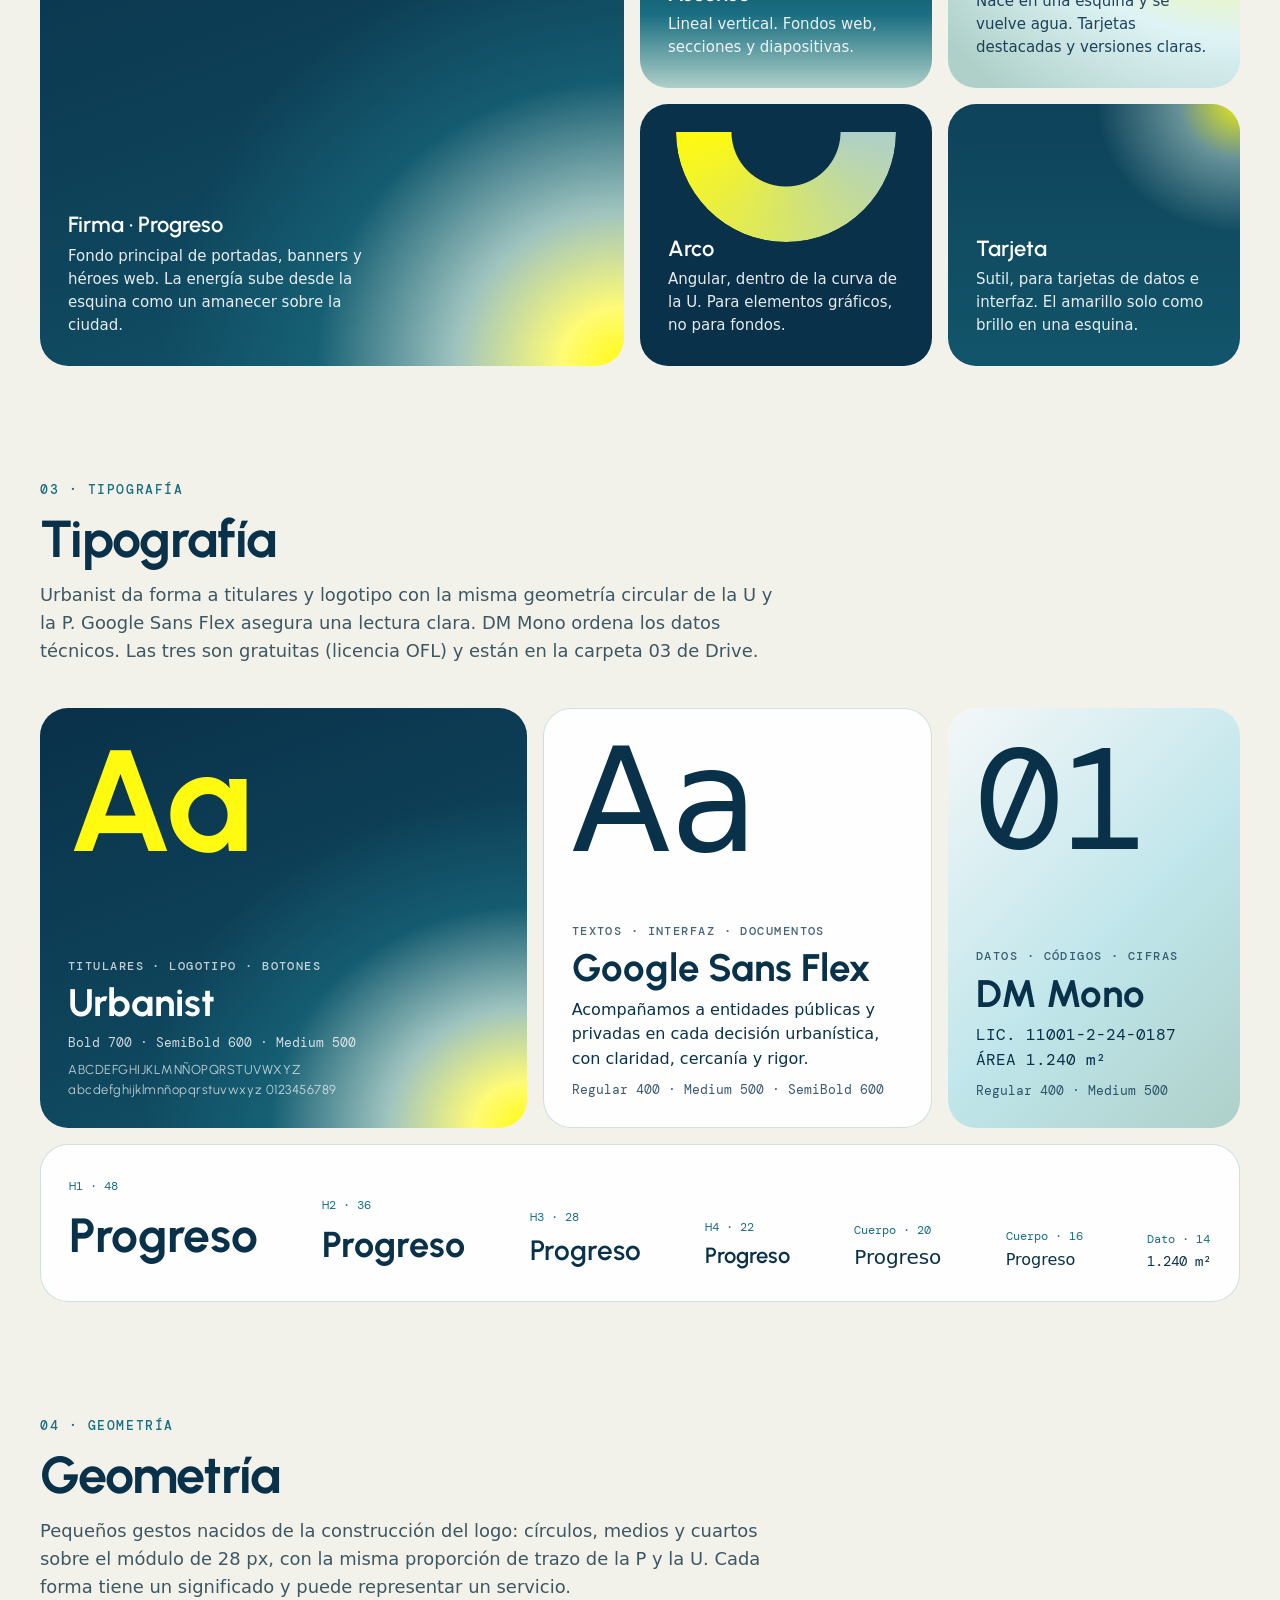
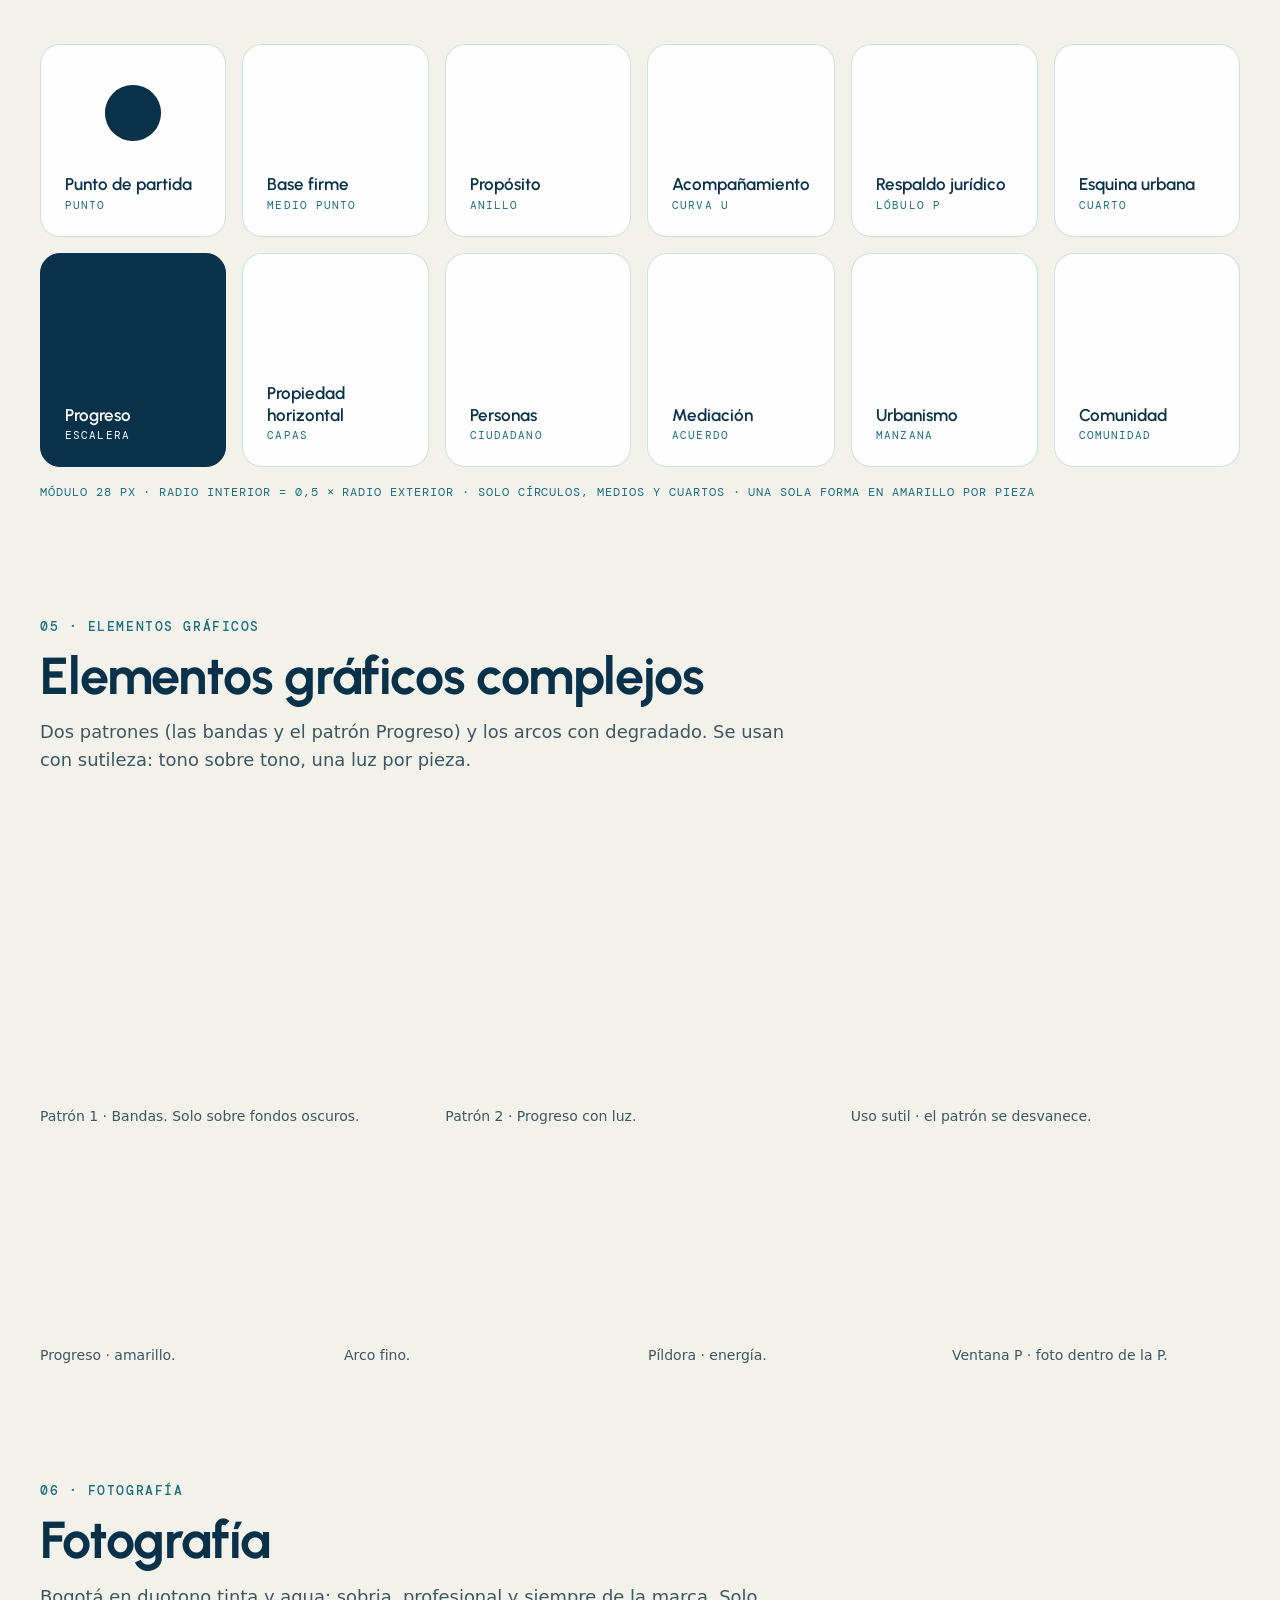
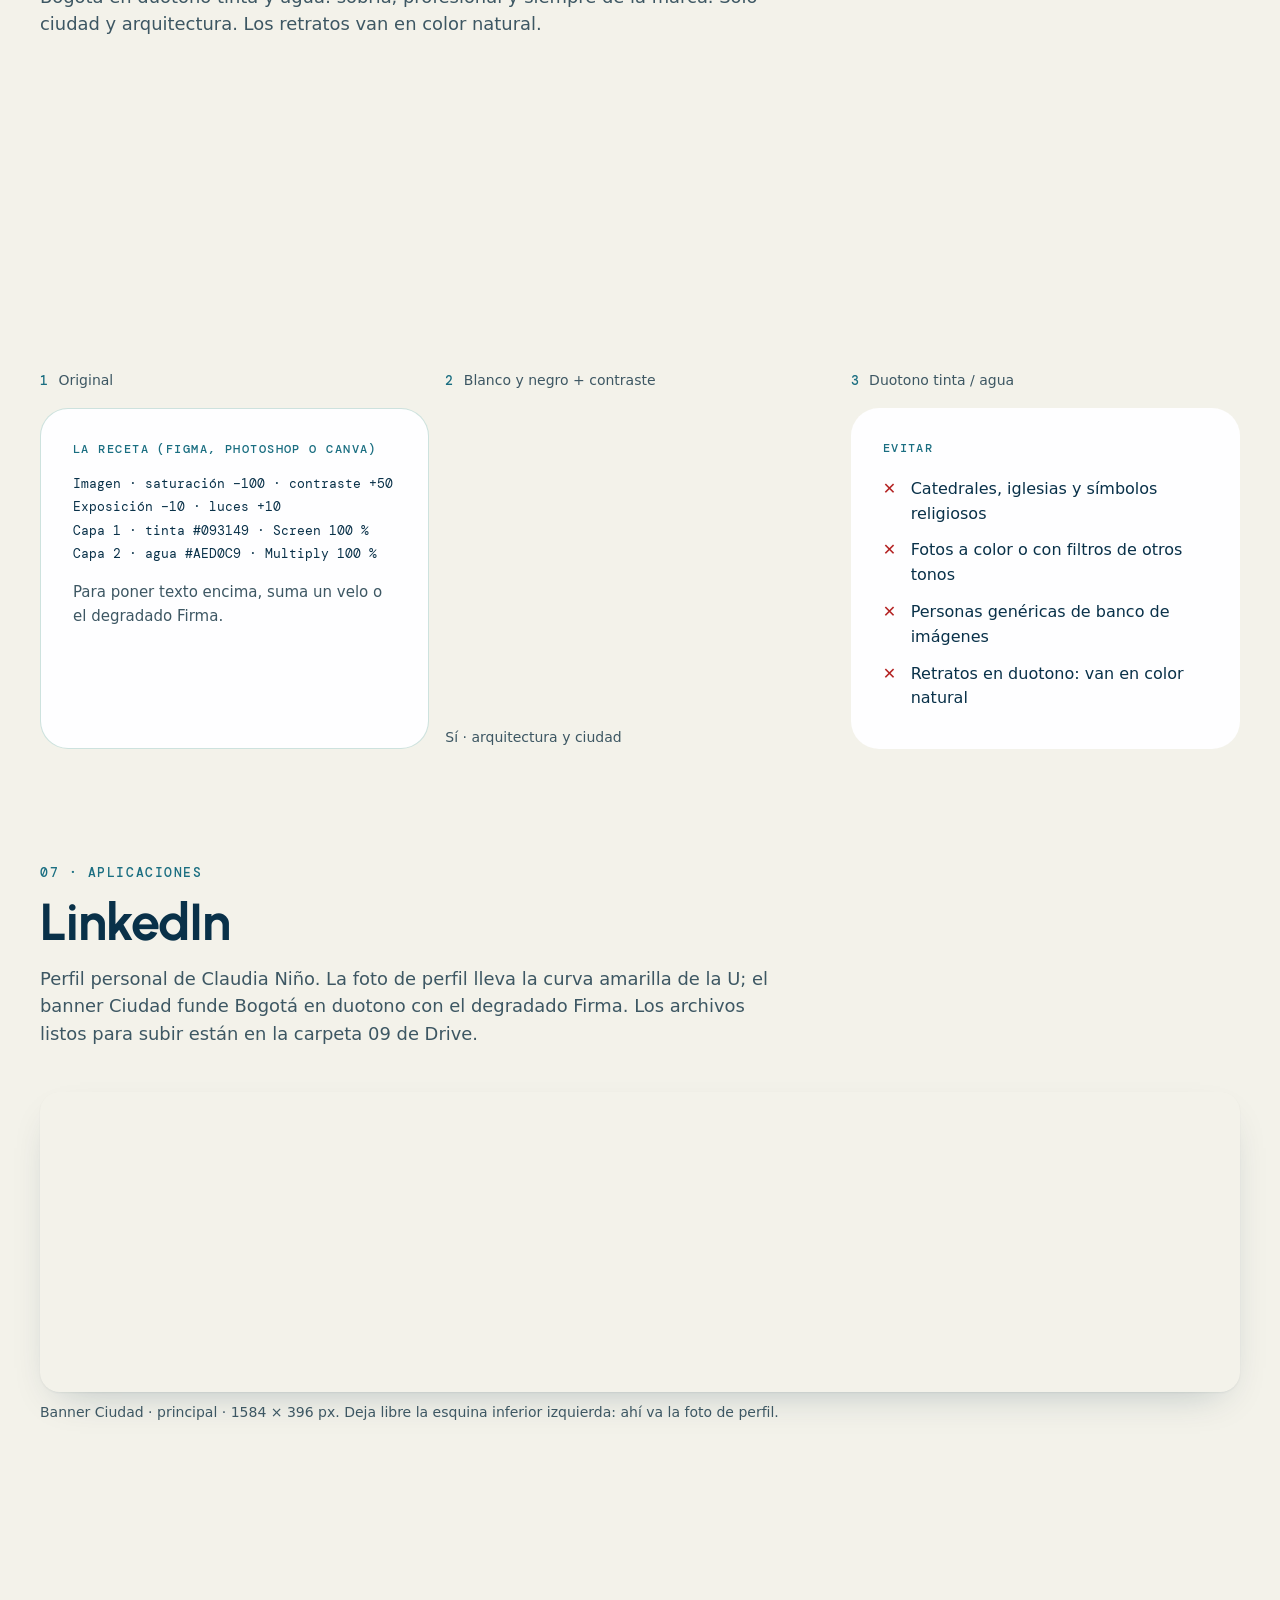
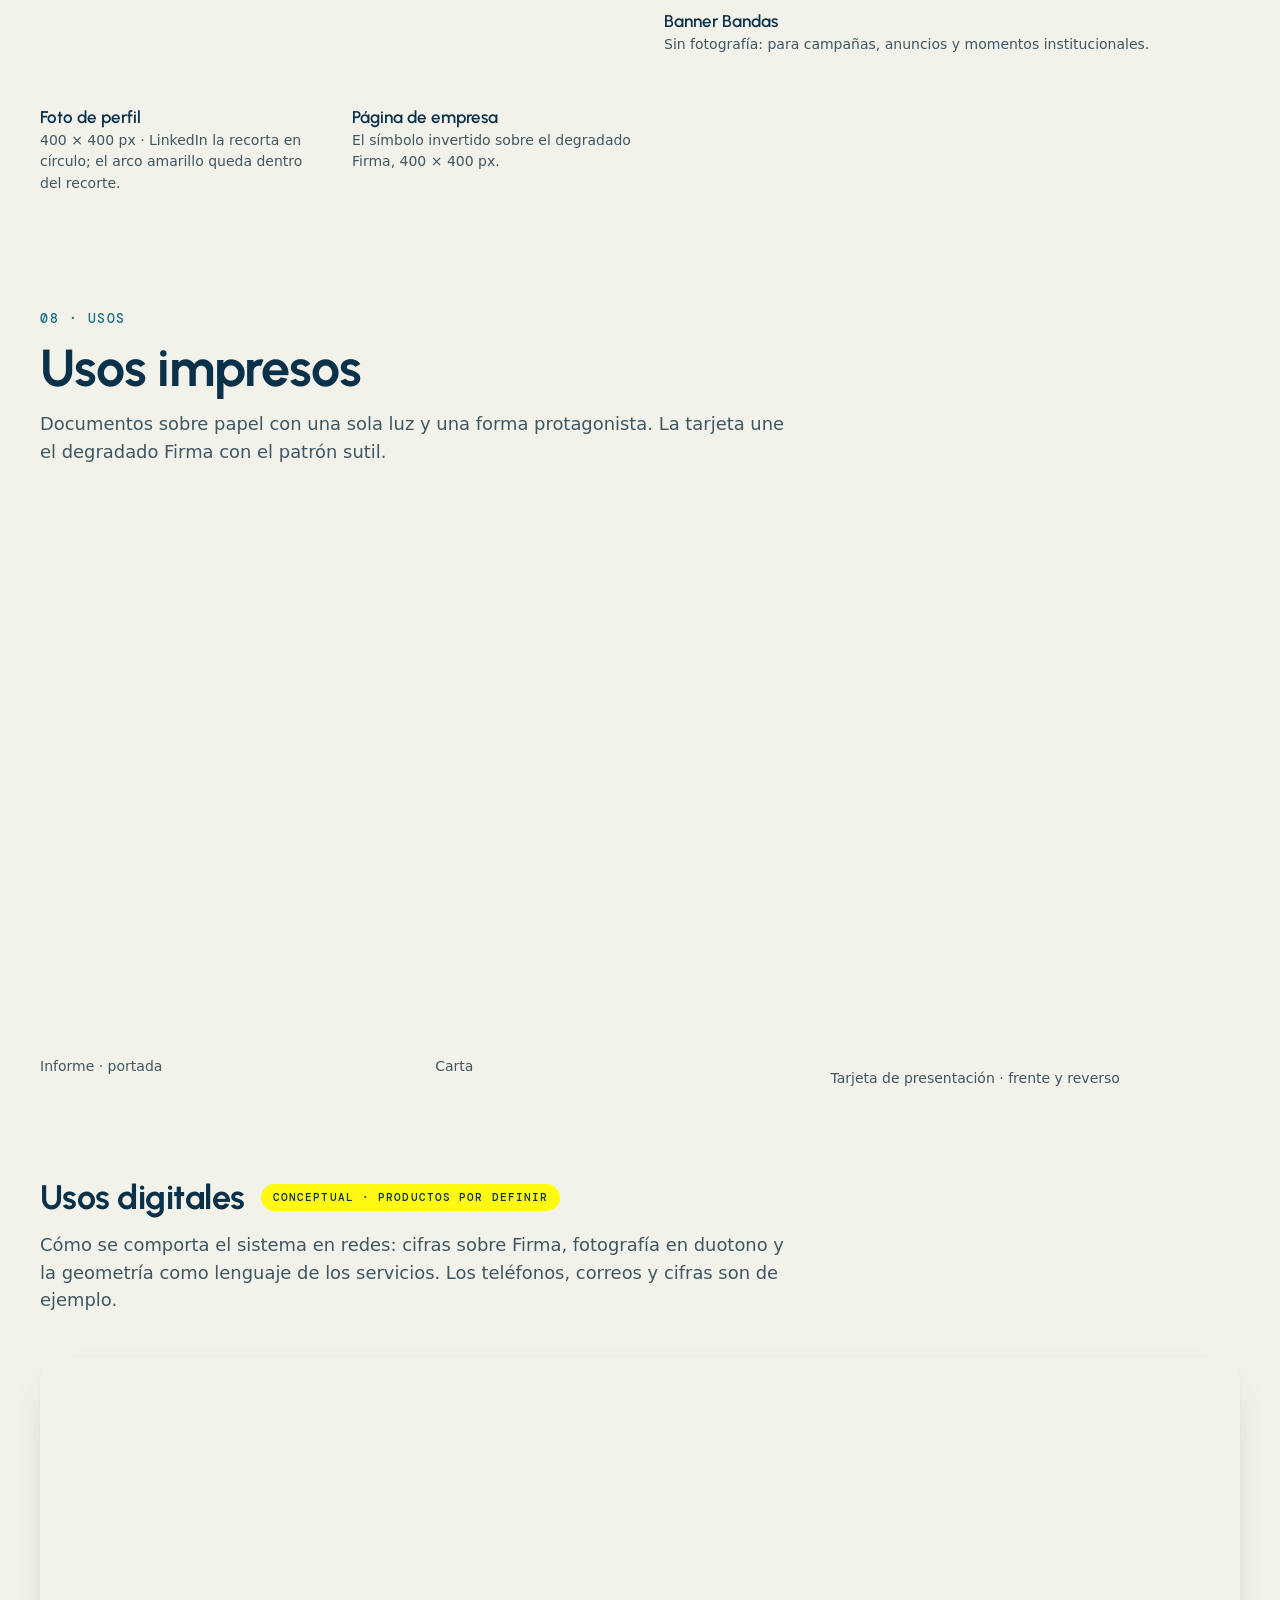
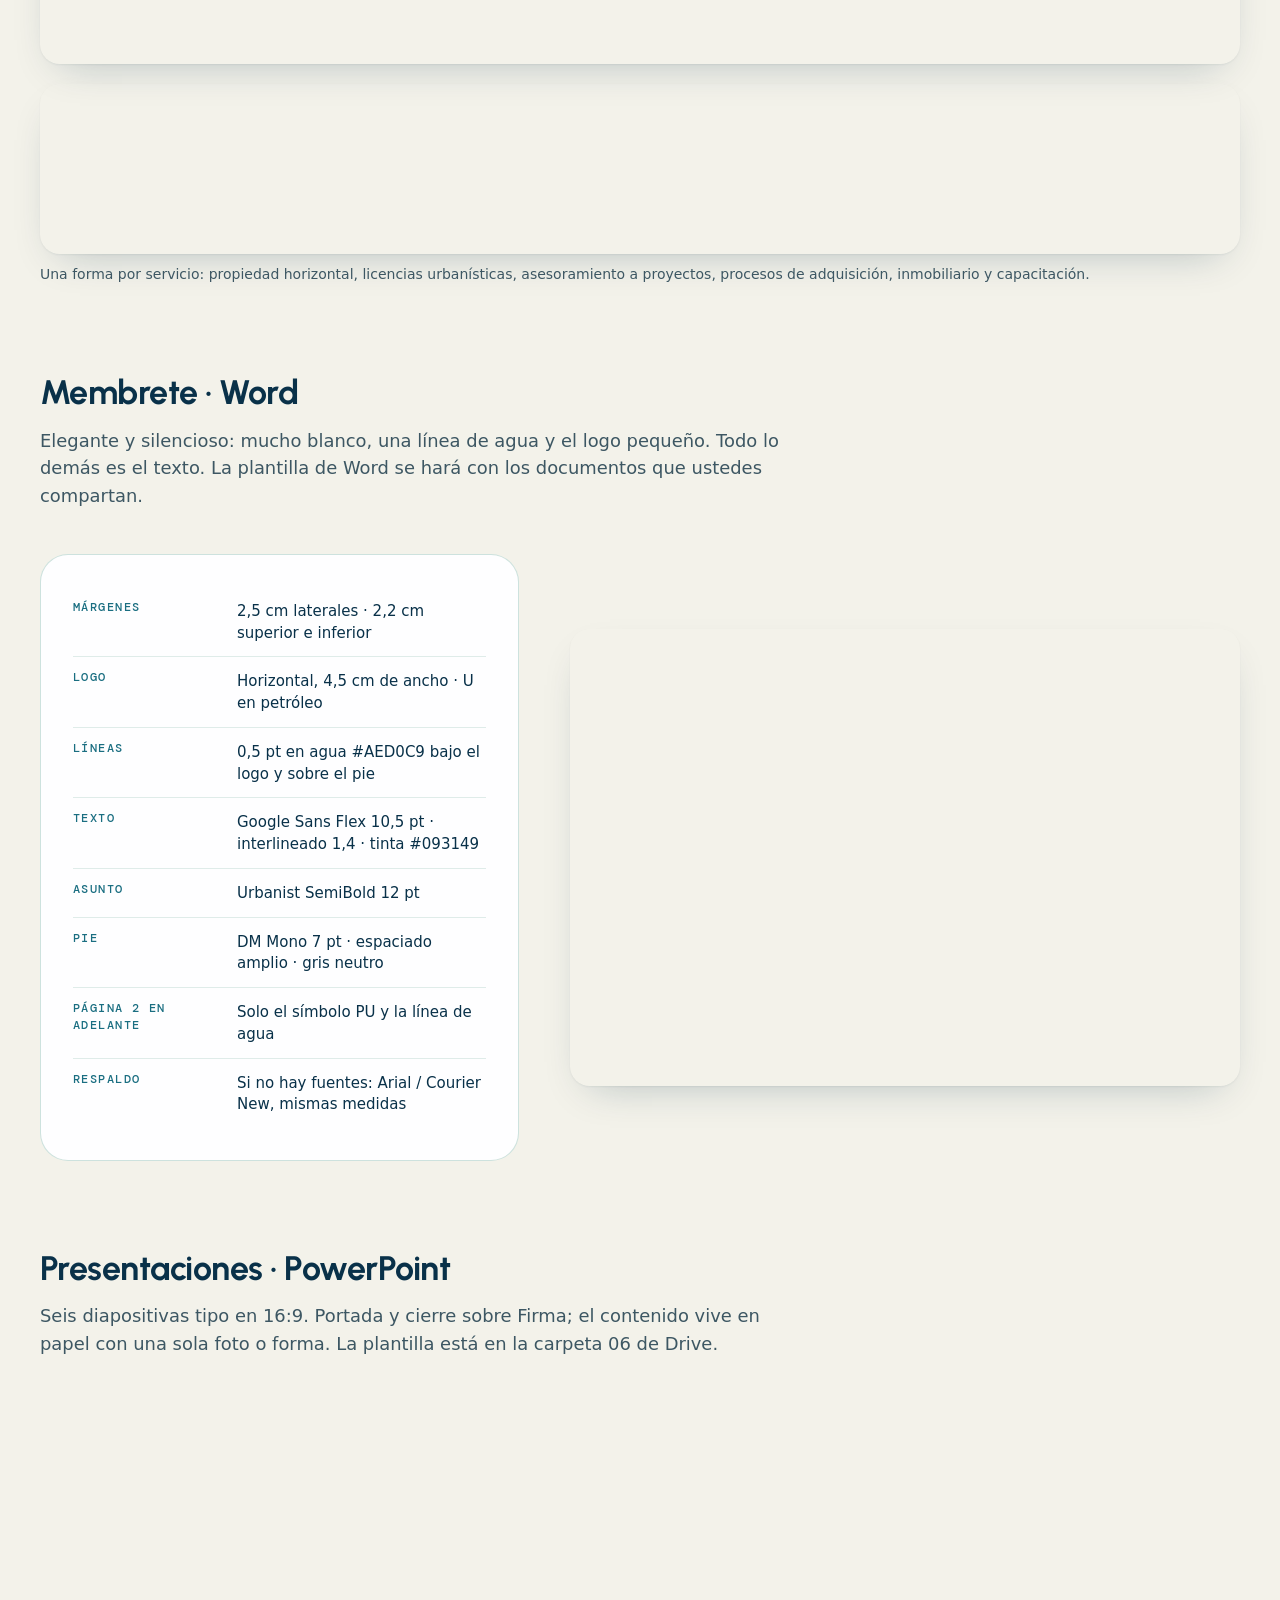
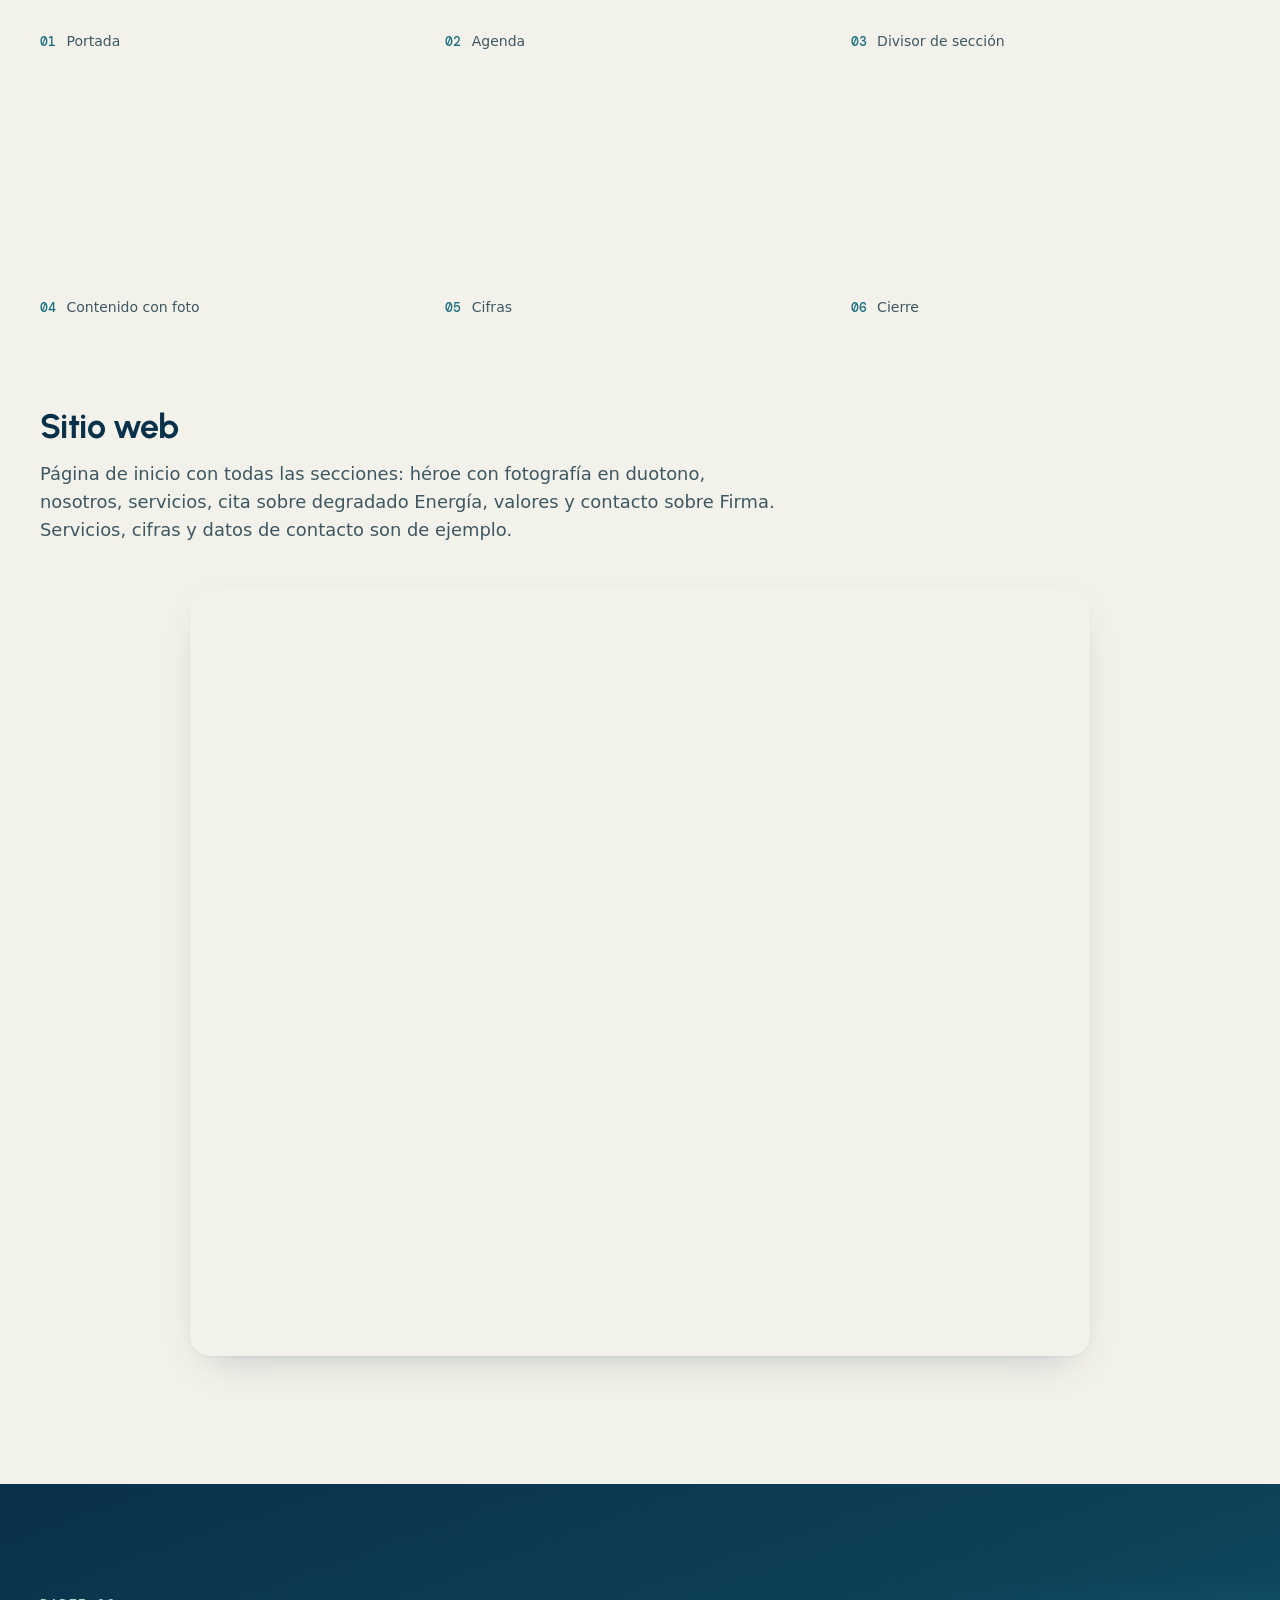
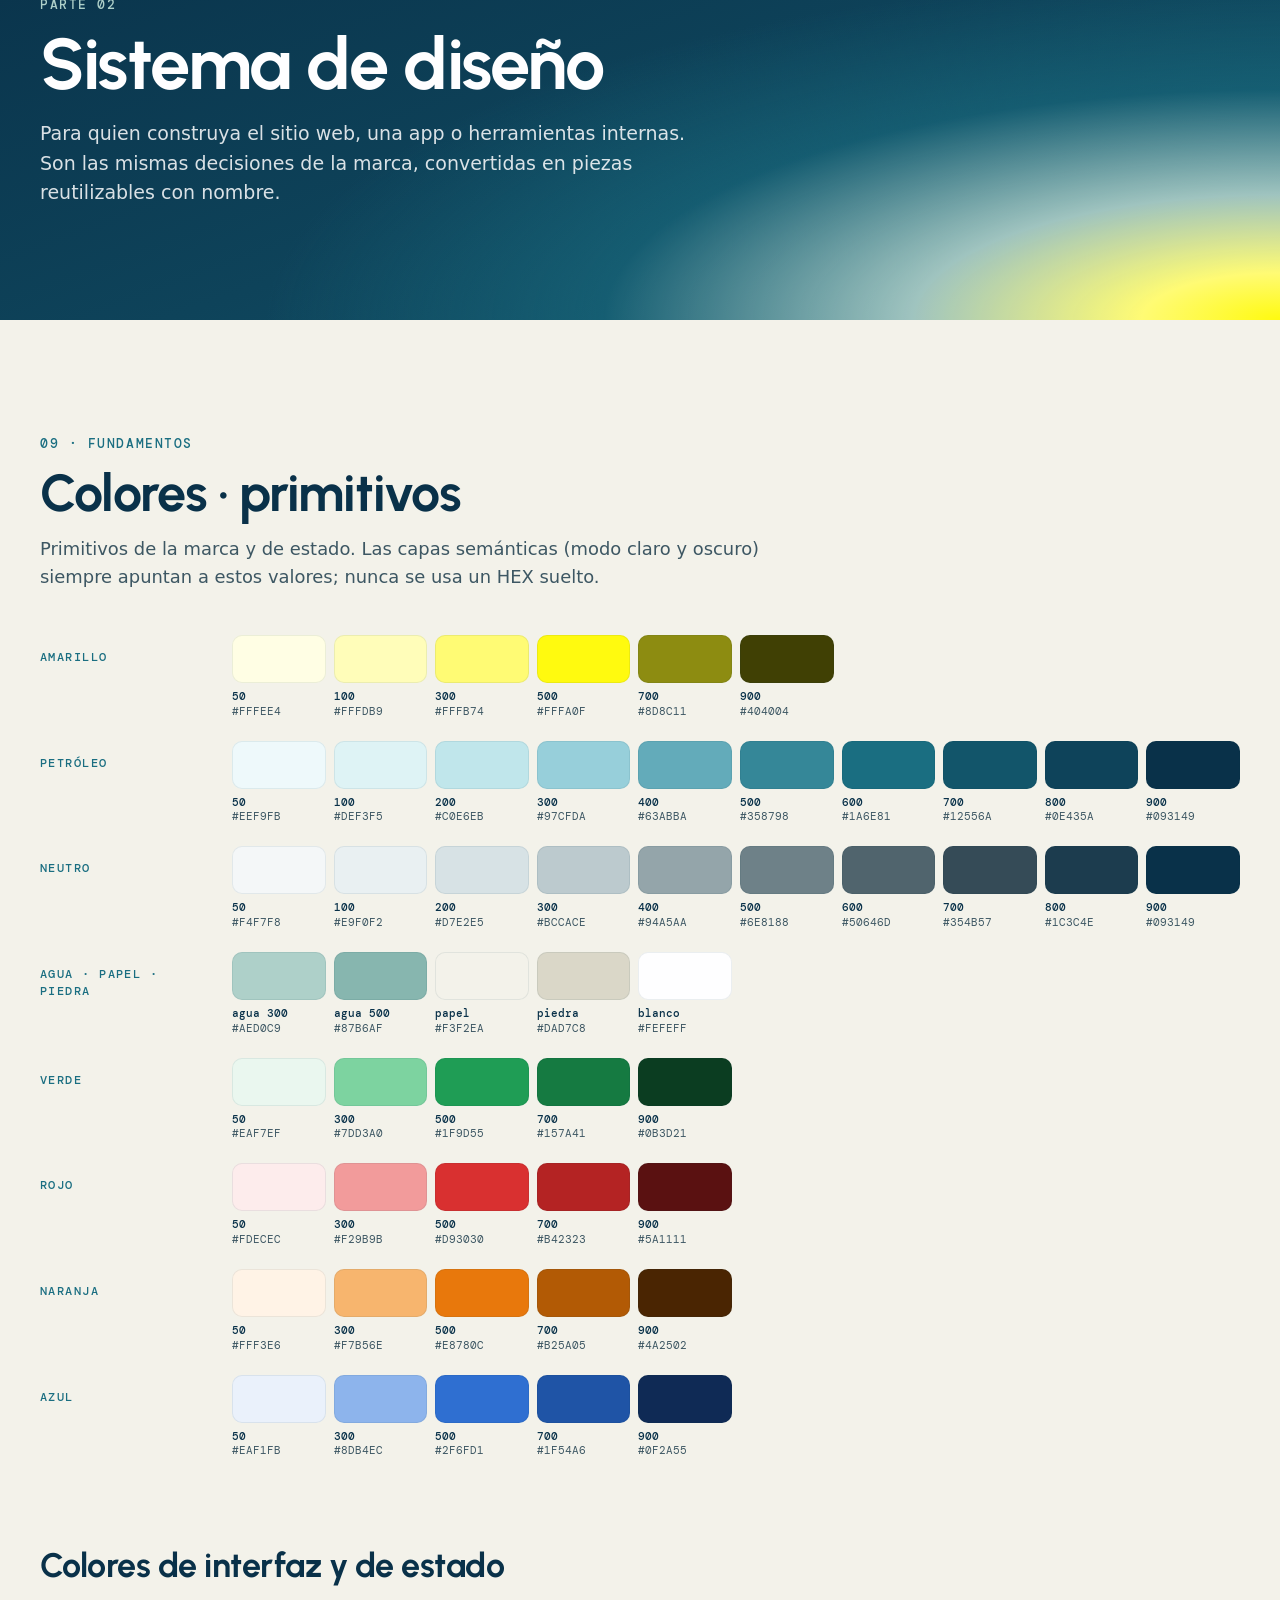
<file: presentacion.html>
<!doctype html>
<html lang="es">
<head>
  <meta charset="utf-8">
  <title>Manual de marca · Progreso Urbano</title>
  <meta name="robots" content="noindex">
  <meta http-equiv="refresh" content="0; url=manual.html">
  <link rel="canonical" href="manual.html">
</head>
<body>
  <p><a href="manual.html">Abrir el manual de marca</a></p>
</body>
</html>
</file>
<file: styles.css>
/* Progreso Urbano · kit de marca — tokens del sistema de diseño */
:root {
  --tinta: #093149;
  --petroleo-800: #0E435A;
  --petroleo: #1A6E81;
  --agua: #AED0C9;
  --amarillo: #FFFA0F;
  --amarillo-luz: #FFFDB9;
  --papel: #F3F2EA;
  --piedra: #DAD7C8;
  --blanco: #FEFEFF;
  --neutro: #6E8188;

  --f-titulo: "Urbanist", system-ui, sans-serif;
  --f-texto: "Google Sans Flex", system-ui, sans-serif;
  --f-dato: "DM Mono", ui-monospace, monospace;

  --radio: 28px;
  --ease: cubic-bezier(.22, 1, .36, 1);
}

* { box-sizing: border-box; margin: 0; }

body {
  background: var(--papel);
  color: var(--tinta);
  font: 400 1rem/1.5 var(--f-texto);
  -webkit-font-smoothing: antialiased;
  min-height: 100svh;
  display: flex;
  flex-direction: column;
}

.wrap { width: min(1200px, 100% - 32px); margin-inline: auto; }

/* Portada · degradado Firma con luz de esquina */
.hero {
  position: relative;
  overflow: hidden;
  background: linear-gradient(180deg, var(--tinta), var(--petroleo-800));
  color: var(--blanco);
  border-radius: 0 0 48px 48px;
  padding: clamp(32px, 6vw, 72px) 0 clamp(120px, 14vw, 168px);
}
.hero__luz {
  position: absolute;
  right: -180px; bottom: -260px;
  width: 640px; height: 640px;
  border-radius: 50%;
  background: radial-gradient(circle,
    var(--amarillo) 0 12%,
    var(--amarillo-luz) 26%,
    rgb(174 208 201 / .75) 46%,
    rgb(174 208 201 / 0) 70%);
  filter: blur(24px);
  pointer-events: none;
}
.hero .wrap { position: relative; }
.hero__logo { width: clamp(200px, 26vw, 300px); height: auto; display: block; margin: 0 0 clamp(48px, 8vw, 96px) -14px; }

.overline {
  font: 400 .8125rem/1.4 var(--f-dato);
  letter-spacing: .12em;
  text-transform: uppercase;
  color: var(--agua);
  margin-bottom: 16px;
}
h1 {
  font: 700 clamp(2.25rem, 6vw, 4.25rem)/1.05 var(--f-titulo);
  letter-spacing: -.02em;
  max-width: 16ch;
  text-wrap: balance;
}
.lead {
  margin-top: 20px;
  max-width: 52ch;
  font-size: clamp(1rem, 1.6vw, 1.1875rem);
  color: rgb(254 254 255 / .82);
}

/* Botones */
.botones {
  display: grid;
  grid-template-columns: repeat(4, 1fr);
  gap: 20px;
  margin-top: clamp(-96px, -9vw, -72px);
  position: relative;
}
.boton {
  display: grid;
  grid-template-rows: auto auto auto 1fr auto auto;
  align-content: start;
  gap: 8px;
  padding: 28px;
  min-height: 360px;
  background: var(--blanco);
  border: 1.5px solid rgb(174 208 201 / .7);
  border-radius: var(--radio);
  color: inherit;
  text-decoration: none;
  box-shadow: 0 1px 2px rgb(9 49 73 / .06), 0 12px 32px -12px rgb(9 49 73 / .18);
  transition: transform .4s var(--ease), box-shadow .4s var(--ease), border-color .4s var(--ease);
}
.boton__num { font: 500 .8125rem/1 var(--f-dato); letter-spacing: .12em; color: var(--petroleo); }
.boton__geo { width: 56px; height: 56px; margin: 20px 0 12px; }
.boton__titulo { font: 700 1.5rem/1.15 var(--f-titulo); letter-spacing: -.01em; }
.boton__texto { color: #3d5763; font-size: .9375rem; }
.boton__meta {
  margin-top: 16px;
  font: 400 .75rem/1.4 var(--f-dato);
  letter-spacing: .1em;
  text-transform: uppercase;
  color: var(--neutro);
}
.boton__accion {
  margin-top: 12px;
  justify-self: start;
  display: inline-flex;
  align-items: center;
  gap: 10px;
  padding: 12px 22px;
  border-radius: 999px;
  background: var(--tinta);
  color: var(--blanco);
  font: 600 .9375rem/1 var(--f-titulo);
  transition: background-color .3s var(--ease);
}
.boton__accion span { transition: transform .3s var(--ease); }

@media (hover: hover) {
  .boton:hover { transform: translateY(-4px); border-color: var(--agua); box-shadow: 0 1px 2px rgb(9 49 73 / .06), 0 24px 48px -16px rgb(9 49 73 / .28); }
  .boton:hover .boton__accion { background: var(--petroleo); }
  .boton:hover .boton__accion span { transform: translateX(4px); }
}
.boton:active { transform: scale(.98); }
.boton:focus-visible { outline: 3px solid var(--petroleo); outline-offset: 4px; }

/* Enlace aún sin pegar: se muestra como "Disponible pronto" */
.boton[href="#pendiente"] { pointer-events: none; box-shadow: none; background: #F8F8F3; }
.boton[href="#pendiente"] .boton__geo { opacity: .45; }
.boton[href="#pendiente"] .boton__accion { background: var(--piedra); color: var(--neutro); font-size: 0; gap: 0; }
.boton[href="#pendiente"] .boton__accion::after { content: "Disponible pronto"; font-size: .9375rem; }
.boton[href="#pendiente"] .boton__accion span { display: none; }

.boton--clave { border-color: var(--amarillo); box-shadow: 0 0 0 3px var(--amarillo-luz), 0 12px 32px -12px rgb(9 49 73 / .18); }

/* Secciones de lectura */
.bloque { margin-top: clamp(64px, 9vw, 112px); }
.overline--oscuro { color: var(--petroleo); }
h2 {
  font: 700 clamp(1.75rem, 3.6vw, 2.75rem)/1.1 var(--f-titulo);
  letter-spacing: -.015em;
  max-width: 24ch;
  text-wrap: balance;
  margin-bottom: clamp(28px, 4vw, 44px);
}
h3 { font: 700 1.25rem/1.2 var(--f-titulo); }
.bloque p { max-width: 68ch; }
.bloque p + p { margin-top: 10px; }
.bloque a { color: var(--petroleo); text-underline-offset: 3px; }
mark { background: var(--amarillo-luz); color: var(--tinta); padding: 0 4px; border-radius: 4px; font: 500 .875em var(--f-dato); }
kbd { font: 500 .8125rem var(--f-dato); padding: 1px 6px; border: 1px solid var(--piedra); border-radius: 6px; background: var(--blanco); }

.pasos, .preguntas { list-style: none; padding: 0; counter-reset: n; display: grid; gap: 16px; }
.pasos > li, .preguntas > li {
  counter-increment: n;
  position: relative;
  padding: 28px 28px 28px 92px;
  background: var(--blanco);
  border-radius: var(--radio);
  border: 1.5px solid rgb(174 208 201 / .5);
}
.pasos > li::before, .preguntas > li::before {
  content: counter(n, decimal-leading-zero);
  position: absolute;
  left: 28px; top: 26px;
  font: 500 1.25rem/1 var(--f-dato);
  color: var(--petroleo);
}
.pasos h3, .preguntas h3 { margin-bottom: 4px; }
.pasos__donde, .preguntas__donde {
  font: 400 .75rem/1.4 var(--f-dato);
  letter-spacing: .08em;
  text-transform: uppercase;
  color: var(--neutro);
  margin-bottom: 12px;
}
.carpeta { list-style: none; padding: 0; margin-top: 12px; display: grid; grid-template-columns: repeat(auto-fill, minmax(260px, 1fr)); gap: 8px 24px; color: #3d5763; font-size: .9375rem; }
.carpeta b { display: block; color: var(--tinta); font: 500 .8125rem/1.6 var(--f-dato); }

.tarea {
  background: var(--tinta);
  color: var(--blanco);
  border-radius: 40px;
  padding: clamp(28px, 5vw, 64px);
}
.tarea .overline--oscuro { color: var(--amarillo); }
.tarea__como { margin-bottom: 28px; color: rgb(254 254 255 / .85); font-size: 1.0625rem; }
.preguntas { grid-template-columns: repeat(auto-fill, minmax(320px, 1fr)); }
.preguntas > li { background: var(--petroleo-800); border-color: rgb(174 208 201 / .25); }
.preguntas > li::before { color: var(--amarillo); }
.preguntas > li:first-child { border-color: var(--amarillo); }
.preguntas p { color: rgb(254 254 255 / .82); }
.preguntas .preguntas__donde { color: var(--agua); }

.pie {
  margin-top: auto;
  padding: 48px 0 32px;
  display: flex;
  flex-wrap: wrap;
  justify-content: space-between;
  gap: 8px 24px;
  font: 400 .75rem/1.4 var(--f-dato);
  letter-spacing: .08em;
  text-transform: uppercase;
  color: var(--neutro);
}

.pie { margin-top: 64px; }

@media (max-width: 1100px) {
  .botones { grid-template-columns: repeat(2, 1fr); }
}
@media (max-width: 860px) {
  .botones { grid-template-columns: 1fr; }
  .pasos > li, .preguntas > li { padding: 64px 22px 24px; }
  .pasos > li::before, .preguntas > li::before { left: 22px; top: 24px; }
  .preguntas { grid-template-columns: 1fr; }
  .tarea { border-radius: 28px; }
  .boton { min-height: 0; }
  .hero { border-radius: 0 0 32px 32px; }
  .hero__luz { width: 420px; height: 420px; right: -160px; bottom: -200px; }
}

@media (prefers-reduced-motion: reduce) {
  .boton, .boton__accion, .boton__accion span { transition: none; }
}
</file>
<file: manual.css>
/* Progreso Urbano · manual de marca en una sola página */
:root {
  --tinta: #093149;
  --petroleo-800: #0E435A;
  --petroleo-700: #12556A;
  --petroleo: #1A6E81;
  --agua: #AED0C9;
  --amarillo: #FFFA0F;
  --amarillo-luz: #FFFDB9;
  --papel: #F3F2EA;
  --piedra: #DAD7C8;
  --blanco: #FEFEFF;
  --neutro: #6E8188;
  --texto-2: #3d5763;
  --linea: rgb(174 208 201 / .6);

  --f-titulo: "Urbanist", system-ui, sans-serif;
  --f-texto: "Google Sans Flex", system-ui, sans-serif;
  --f-dato: "DM Mono", ui-monospace, monospace;

  --radio: 28px;
  --radio-s: 20px;
  --ease: cubic-bezier(.22, 1, .36, 1);
}

* { box-sizing: border-box; margin: 0; }
html { scroll-behavior: smooth; scroll-padding-top: 72px; }
@media (prefers-reduced-motion: reduce) { html { scroll-behavior: auto; } }

body {
  background: var(--papel);
  color: var(--tinta);
  font: 400 1rem/1.55 var(--f-texto);
  -webkit-font-smoothing: antialiased;
  overflow-x: hidden;
}
img { display: block; max-width: 100%; height: auto; }
ul, ol { padding: 0; list-style: none; }

.wrap { width: min(1200px, 100% - 32px); margin-inline: auto; }
.t-urb { font-family: var(--f-titulo); }
.t-sans { font-family: var(--f-texto); }
.t-mono { font-family: var(--f-dato); }

/* Degradados de marca */
.firma {
  background:
    radial-gradient(120% 120% at 100% 100%, #FFFA0F 0%, #FFFB74 9%, rgb(174 208 201 / .9) 24%, rgb(26 110 129 / .55) 44%, rgb(26 110 129 / 0) 66%),
    linear-gradient(160deg, #093149 0%, #0E435A 55%, #12556A 100%);
  color: var(--blanco);
}
.ascenso { background: linear-gradient(180deg, #093149 0%, #12556A 55%, #1A6E81 72%, #AED0C9 100%); color: var(--blanco); }
.energia { background: radial-gradient(130% 130% at 100% 0%, #FFFA0F 0%, #FFFB74 22%, #DEF3F5 62%, #AED0C9 100%); color: var(--tinta); }
.claro { background: linear-gradient(135deg, #F4F7F8 0%, #C0E6EB 55%, #AED0C9 100%); color: var(--tinta); }
.tarjeta { background: radial-gradient(70% 70% at 100% 0%, rgb(255 250 15 / .9) 0%, rgb(174 208 201 / .55) 30%, rgb(14 67 90 / 0) 70%), linear-gradient(180deg, #0E435A, #12556A); color: var(--blanco); }
.bandas { background: var(--tinta) url(assets/manual/bg-bandas.webp) center / cover; color: var(--blanco); }
.papel { background: var(--papel); }

/* Barra fija con índice */
.barra {
  position: sticky; top: 0; z-index: 10;
  display: flex; align-items: center; gap: 16px;
  padding: 10px max(16px, (100% - 1200px) / 2);
  background: rgb(9 49 73 / .92);
  backdrop-filter: blur(12px);
  -webkit-backdrop-filter: blur(12px);
  color: var(--blanco);
}
.barra__volver {
  flex: none;
  color: var(--agua); text-decoration: none;
  font: 600 .875rem/1 var(--f-titulo);
  padding: 10px 0;
}
.indice {
  position: relative;
  display: flex; gap: 4px;
  overflow-x: auto; scrollbar-width: none;
  margin-left: auto;
  mask-image: linear-gradient(90deg, transparent, #000 12px, #000 calc(100% - 12px), transparent);
  padding-inline: 8px;
}
.indice::-webkit-scrollbar { display: none; }
.indice a {
  flex: none;
  color: rgb(254 254 255 / .78); text-decoration: none;
  font: 500 .8125rem/1 var(--f-titulo);
  padding: 9px 12px; border-radius: 999px;
  transition: background-color .25s var(--ease), color .25s var(--ease);
}
.indice a[aria-current] { background: var(--amarillo); color: var(--tinta); }
@media (hover: hover) { .indice a:not([aria-current]):hover { background: rgb(254 254 255 / .1); color: var(--blanco); } }

/* Portada */
.portada { padding: clamp(40px, 7vw, 88px) 0 clamp(56px, 9vw, 120px); }
.portada__logo { width: clamp(200px, 26vw, 300px); margin: 0 0 clamp(48px, 8vw, 96px) -14px; }
h1 {
  font: 700 clamp(2.5rem, 7vw, 5rem)/1.02 var(--f-titulo);
  letter-spacing: -.025em;
  max-width: 14ch; text-wrap: balance;
}
.portada__lead { margin-top: 24px; max-width: 58ch; font-size: clamp(1rem, 1.6vw, 1.1875rem); color: rgb(254 254 255 / .85); }
.portada__partes { margin-top: 40px; display: grid; gap: 12px; max-width: 640px; }
.portada__partes li {
  display: grid; grid-template-columns: auto 1fr; gap: 2px 16px;
  padding: 16px 20px; border-radius: var(--radio-s);
  background: rgb(9 49 73 / .45); border: 1px solid rgb(174 208 201 / .25);
  font: 600 1.125rem/1.3 var(--f-titulo);
}
.portada__partes span { grid-row: span 2; font: 500 .875rem/1.6 var(--f-dato); color: var(--amarillo); }
.portada__partes small { font: 400 .875rem/1.4 var(--f-texto); color: rgb(254 254 255 / .7); }

/* Secciones */
.sobre {
  font: 500 .8125rem/1.4 var(--f-dato);
  letter-spacing: .12em; text-transform: uppercase;
  color: var(--petroleo); margin-bottom: 12px;
}
.sobre--agua { color: var(--agua); }
.seccion { padding: clamp(64px, 9vw, 120px) 0 0; }
h2 { font: 700 clamp(2rem, 4.4vw, 3.25rem)/1.08 var(--f-titulo); letter-spacing: -.02em; text-wrap: balance; }
.sub {
  display: flex; flex-wrap: wrap; align-items: center; gap: 10px 16px;
  margin-top: clamp(56px, 7vw, 88px);
  font: 700 clamp(1.5rem, 3vw, 2.125rem)/1.15 var(--f-titulo); letter-spacing: -.015em;
}
.intro { margin: 14px 0 clamp(28px, 4vw, 44px); max-width: 66ch; color: var(--texto-2); font-size: clamp(1rem, 1.4vw, 1.125rem); }
.chip-amarillo {
  font: 500 .6875rem/1 var(--f-dato); letter-spacing: .1em; text-transform: uppercase;
  background: var(--amarillo); color: var(--tinta);
  padding: 8px 12px; border-radius: 999px;
}
.parte { margin-top: clamp(80px, 10vw, 140px); padding: clamp(56px, 9vw, 112px) 0; }
.parte h2 { font-size: clamp(2.5rem, 6.4vw, 4.5rem); }
.parte p:not(.sobre) { margin-top: 16px; max-width: 56ch; font-size: clamp(1rem, 1.6vw, 1.1875rem); color: rgb(254 254 255 / .85); }

/* Bloques reutilizables */
.dos { display: grid; grid-template-columns: 1fr 1fr; gap: clamp(24px, 4vw, 56px); align-items: center; }
.dos--invertido > :first-child { order: 2; }
.dos--word { grid-template-columns: 5fr 7fr; }
.caja { background: var(--blanco); border: 1px solid var(--linea); border-radius: var(--radio); padding: clamp(20px, 3vw, 32px); }
.caja.claro { border: 0; }
.caja__titulo { font: 500 .75rem/1.4 var(--f-dato); letter-spacing: .12em; text-transform: uppercase; color: var(--petroleo); margin-bottom: 14px; }
.caja p + .caja__titulo, .caja .fila + .caja__titulo, .caja .campos + .caja__titulo, .caja .alerta + .caja__titulo { margin-top: 28px; }
figure { margin: 0; }
figcaption { margin-top: 10px; font-size: .875rem; color: var(--texto-2); }
figcaption b { display: block; font: 600 1.0625rem/1.3 var(--f-titulo); color: var(--tinta); margin-bottom: 2px; }
.marco img { border-radius: var(--radio-s); box-shadow: 0 1px 2px rgb(9 49 73 / .06), 0 16px 40px -20px rgb(9 49 73 / .3); }
.marco + .marco { margin-top: 20px; }
.marco--web, .marco--app { max-width: 900px; margin-inline: auto; }

/* Logo */
.concepto {
  aspect-ratio: 1; display: grid; place-items: center;
  background-color: #F4F7F8;
  background-image: linear-gradient(var(--linea) 1px, transparent 1px), linear-gradient(90deg, var(--linea) 1px, transparent 1px);
  background-size: 28px 28px;
  border-radius: var(--radio);
}
.concepto img { width: 58%; }
.ideas { display: grid; gap: 22px; }
.ideas dt, .datos dt { font: 600 1.25rem/1.25 var(--f-titulo); }
.ideas dd { margin: 4px 0 0; color: var(--texto-2); }
.lienzo img { border-radius: var(--radio); }
.datos { display: grid; gap: 16px; }
.datos dt { font: 500 .75rem/1.4 var(--f-dato); letter-spacing: .12em; text-transform: uppercase; color: var(--petroleo); }
.datos dd { margin: 2px 0 0; font: 600 1.25rem/1.3 var(--f-titulo); }
.datos--tabla { background: var(--blanco); border: 1px solid var(--linea); border-radius: var(--radio); padding: clamp(20px, 3vw, 32px); gap: 0; }
.datos--tabla > div { display: grid; grid-template-columns: 9.5rem 1fr; gap: 12px; padding: 12px 0; border-top: 1px solid rgb(174 208 201 / .4); }
.datos--tabla > div:first-child { border-top: 0; }
.datos--tabla dd { font: 400 .9375rem/1.45 var(--f-texto); }

.versiones { display: grid; grid-template-columns: repeat(4, 1fr); gap: 16px; }
.ver {
  position: relative; display: grid; place-items: center;
  min-height: 240px; padding: 32px 24px 56px;
  border-radius: var(--radio); overflow: hidden;
}
.ver.papel { background: var(--blanco); border: 1px solid var(--linea); }
.ver--ancha { grid-column: span 2; grid-row: span 1; min-height: 300px; }
.ver img { width: min(100%, 300px); }
.ver img.v { width: min(80%, 200px); }
.ver img.s { width: 96px; }
.ver img.area { width: min(80%, 260px); outline: 1.5px dashed #D93030; outline-offset: 14px; }
.ver figcaption { position: absolute; left: 24px; right: 24px; bottom: 18px; margin: 0; font: 500 .8125rem/1.3 var(--f-texto); color: inherit; opacity: .9; }

/* Color */
.colores { display: grid; grid-template-columns: repeat(3, 1fr); gap: 16px; }
.col {
  display: grid; grid-template-columns: 1fr auto; grid-template-rows: auto auto 1fr;
  min-height: 260px; padding: 28px;
  border-radius: var(--radio);
  background: var(--c); color: var(--t);
}
.col--borde { border: 1px solid var(--linea); }
.col__rol { grid-column: 1 / -1; font: 500 .75rem/1.4 var(--f-dato); letter-spacing: .12em; text-transform: uppercase; opacity: .8; }
.col h3 { grid-column: 1 / -1; font: 600 1.75rem/1.2 var(--f-titulo); color: var(--h, var(--t)); }
.col__val { align-self: end; font: 500 .8125rem/1.6 var(--f-dato); }
.col__pct { grid-row: 3; grid-column: 2; align-self: end; font: 600 clamp(2.5rem, 5vw, 3.75rem)/1 var(--f-titulo); }
.col__val { grid-row: 3; grid-column: 1; }

.degradados { display: grid; grid-template-columns: 2fr 1fr 1fr; grid-template-rows: auto auto; gap: 16px; }
.deg {
  position: relative; display: flex; flex-direction: column; justify-content: flex-end;
  min-height: 260px; padding: 28px; border-radius: var(--radio); overflow: hidden;
}
.deg--grande { grid-row: span 2; min-height: 540px; }
.deg h4 { font: 600 1.375rem/1.2 var(--f-titulo); }
.deg p { margin-top: 6px; max-width: 34ch; font-size: .9375rem; opacity: .9; }
.arco { background: var(--tinta); color: var(--blanco); }
.arco__forma {
  position: absolute; top: 28px; left: 50%; translate: -50% 0;
  width: 220px; height: 110px;
  border-radius: 0 0 110px 110px;
  background: conic-gradient(from 90deg at 50% 0, #AED0C9, #FFFA0F 50%);
  -webkit-mask: radial-gradient(circle at 50% 0, transparent 54px, #000 55px);
          mask: radial-gradient(circle at 50% 0, transparent 54px, #000 55px);
}

/* Tipografía */
.fuentes { display: grid; grid-template-columns: 5fr 4fr 3fr; gap: 16px; }
.fuente { display: flex; flex-direction: column; gap: 8px; padding: 28px; border-radius: var(--radio); min-height: 420px; }
.fuente--blanca { background: var(--blanco); border: 1px solid var(--linea); }
.fuente__aa { font-size: clamp(6rem, 12vw, 9rem); line-height: .9; font-weight: 700; margin-bottom: auto; }
.fuente--blanca .fuente__aa { font-weight: 400; }
.fuente.claro .fuente__aa { font-weight: 400; }
.fuente__uso { margin-top: 28px; font: 500 .75rem/1.4 var(--f-dato); letter-spacing: .12em; text-transform: uppercase; color: inherit; opacity: .75; }
.fuente h3 { font: 700 clamp(1.75rem, 3vw, 2.5rem)/1.1 var(--f-titulo); }
.fuente__pesos { font: 400 .8125rem/1.5 var(--f-dato); opacity: .8; }
.fuente__abc { font-size: .8125rem; letter-spacing: .04em; opacity: .7; word-break: break-all; }
.escala-corta {
  display: grid; grid-template-columns: repeat(7, auto); gap: 24px; align-items: end; justify-content: space-between;
  margin-top: 16px; padding: 28px; border-radius: var(--radio); background: var(--blanco); border: 1px solid var(--linea);
}
.escala-corta span { font: 400 .75rem/1.4 var(--f-dato); color: var(--petroleo); }

/* Geometría */
.geos { display: grid; grid-template-columns: repeat(6, 1fr); gap: 16px; }
.geos figure {
  display: flex; flex-direction: column; justify-content: space-between; gap: 24px;
  padding: 24px; border-radius: var(--radio-s); background: var(--blanco); border: 1px solid var(--linea);
}
.geos img, .geo-punto { width: 72px; height: 72px; margin: 8px auto 0; }
.geo-punto { display: block; border-radius: 50%; background: var(--tinta); transform: scale(.78); }
.geos figcaption { margin: 0; font: 400 .6875rem/1.3 var(--f-dato); letter-spacing: .1em; text-transform: uppercase; color: var(--petroleo); }
.geos figcaption b { font-size: 1.0625rem; letter-spacing: 0; text-transform: none; }
.geos .geo--oscura { background: var(--tinta); border-color: var(--tinta); }
.geos .geo--oscura img { filter: none; }
.geos .geo--oscura figcaption, .geos .geo--oscura b { color: var(--blanco); }
.regla { margin-top: 16px; font: 400 .75rem/1.6 var(--f-dato); letter-spacing: .08em; text-transform: uppercase; color: var(--petroleo); }

/* Galerías de imágenes */
.galeria { display: grid; gap: 16px; }
.galeria + .galeria { margin-top: 16px; }
.galeria--3 { grid-template-columns: repeat(3, 1fr); }
.galeria--4 { grid-template-columns: repeat(4, 1fr); }
.galeria--impresos { grid-template-columns: 1fr 1fr 1.08fr; align-items: start; }
.galeria img { border-radius: var(--radio-s); width: 100%; }
.pasos-foto figcaption b, .ppt figcaption b { display: inline; font: 500 .8125rem var(--f-dato); color: var(--petroleo); margin-right: 6px; }

.foto-reglas { display: grid; grid-template-columns: repeat(3, 1fr); gap: 16px; margin-top: 16px; align-items: stretch; }
.receta { font-size: .8125rem; line-height: 1.8; margin-bottom: 16px; }
.foto-reglas .caja > p:last-child { color: var(--texto-2); font-size: .9375rem; }
.foto-si img { border-radius: var(--radio-s); height: 100%; object-fit: cover; }
.foto-si { display: flex; flex-direction: column; }
.foto-si img { flex: 1; min-height: 0; }
.lista-no li { padding: 6px 0 6px 28px; position: relative; }
.lista-no li::before { content: "✕"; position: absolute; left: 0; color: #B42323; font-weight: 600; }

/* LinkedIn */
.linkedin { display: grid; grid-template-columns: 1fr 1fr 2fr; gap: 24px; margin-top: 32px; align-items: start; }
.linkedin .redonda { border-radius: 50%; width: min(100%, 240px); }
.linkedin .cuadrada { border-radius: var(--radio-s); width: min(100%, 240px); }
.linkedin img { border-radius: var(--radio-s); }

/* Sistema · primitivos */
.primitivos { display: grid; gap: 22px; }
.prim { display: grid; grid-template-columns: 11rem 1fr; gap: 16px; align-items: start; }
.prim > p { font: 500 .75rem/1.4 var(--f-dato); letter-spacing: .12em; text-transform: uppercase; color: var(--petroleo); padding-top: 14px; }
.prim ul { display: grid; grid-template-columns: repeat(10, minmax(0, 1fr)); gap: 8px; }
.prim li { font: 400 .6875rem/1.35 var(--f-dato); color: var(--texto-2); }
.prim li::before {
  content: ""; display: block; height: 48px; margin-bottom: 6px;
  border-radius: 10px; background: var(--c); box-shadow: inset 0 0 0 1px rgb(9 49 73 / .08);
}
.prim li b { display: block; font-weight: 500; color: var(--tinta); }

.modos { display: grid; grid-template-columns: 1fr 1fr; gap: 16px; }
.modo { padding: clamp(20px, 3vw, 32px); border-radius: var(--radio); }
.modo--claro { background: var(--papel); border: 1px solid var(--linea); }
.modo--oscuro { background: var(--tinta); color: var(--blanco); }
.modo h4 { font: 600 1.375rem/1.2 var(--f-titulo); }
.modo__grupo { margin: 22px 0 10px; font: 500 .6875rem/1.4 var(--f-dato); letter-spacing: .12em; text-transform: uppercase; opacity: .75; }
.tokens { display: grid; grid-template-columns: repeat(6, minmax(0, 1fr)); gap: 8px; }
.tokens li { font: 400 .6875rem/1.3 var(--f-texto); overflow-wrap: anywhere; }
.tokens li::before { content: ""; display: block; height: 40px; margin-bottom: 6px; border-radius: 8px; background: var(--c); box-shadow: inset 0 0 0 1px rgb(128 128 128 / .25); }
.estados { display: grid; grid-template-columns: repeat(4, minmax(0, 1fr)); gap: 8px; }
.estados li {
  padding: 14px 12px; border-radius: 14px;
  background: var(--f); border: 1px solid var(--b); color: var(--t);
  font: 600 .875rem/1.3 var(--f-texto);
}
.estados li::before { content: ""; display: block; width: 20px; height: 20px; border-radius: 50%; background: var(--p); margin-bottom: 10px; }
.estados small { display: block; margin-top: 4px; font: 400 .6875rem/1.3 var(--f-texto); opacity: .85; overflow-wrap: anywhere; }

.escala { background: var(--blanco); border: 1px solid var(--linea); border-radius: var(--radio); padding: clamp(20px, 3vw, 36px); display: grid; gap: 0; }
.escala > div { display: grid; grid-template-columns: 15rem 1fr; gap: 8px 24px; align-items: baseline; padding: 14px 0; border-top: 1px solid rgb(174 208 201 / .35); }
.escala > div:first-child { border-top: 0; }
.escala__n { font: 500 .8125rem/1.35 var(--f-texto); color: var(--texto-2); }
.escala__n small { display: block; font-size: .75rem; color: var(--neutro); }
.escala > div > p:last-child { min-width: 0; overflow-wrap: anywhere; }

.fundamentos { display: grid; grid-template-columns: 1fr 1fr; gap: 16px; }
.espacios { display: grid; gap: 10px; }
.espacios li { display: grid; grid-template-columns: 7.5rem 3.5rem 1fr; align-items: center; gap: 8px; font: 400 .8125rem/1.3 var(--f-dato); color: var(--texto-2); }
.espacios li b { font-weight: 400; color: var(--tinta); }
.espacios li::after { content: ""; height: 14px; width: calc(var(--w) * 4); max-width: 100%; border-radius: 4px; background: var(--amarillo); }
.radios { display: grid; grid-template-columns: repeat(6, minmax(0, 1fr)); gap: 10px; }
.radios li { font: 400 .6875rem/1.3 var(--f-texto); color: var(--texto-2); }
.radios li::before { content: ""; display: block; aspect-ratio: 1; margin-bottom: 6px; background: var(--agua); border: 1.5px solid var(--petroleo); border-radius: min(var(--r), 50%); }
.sombras { display: grid; grid-template-columns: repeat(3, 1fr); gap: 16px; }
.sombras li { font: 400 .75rem/1.3 var(--f-texto); color: var(--texto-2); }
.sombras li::before { content: ""; display: block; height: 72px; margin-bottom: 10px; border-radius: 16px; background: var(--papel); box-shadow: var(--s); }

/* Componentes en vivo */
.componentes { display: grid; grid-template-columns: 1fr 1fr; gap: 16px; }
.fila { display: flex; flex-wrap: wrap; gap: 10px; align-items: center; }
.fila + .fila { margin-top: 14px; }
.btn {
  display: inline-flex; align-items: center; gap: 10px; min-height: 44px;
  padding: 0 22px; border-radius: 999px;
  font: 600 .9375rem/1 var(--f-titulo); text-decoration: none; color: var(--tinta);
}
.btn i { font-style: normal; }
.btn--primario { background: var(--amarillo); }
.btn--secundario { border: 1.5px solid var(--neutro); }
.btn--texto { padding-inline: 8px; }
.btn--inactivo { background: #E9F0F2; color: var(--neutro); }
.campos { display: grid; grid-template-columns: 1fr 1fr; gap: 16px; }
.campo { display: grid; gap: 6px; font: 600 .875rem/1.3 var(--f-texto); }
.campo__caja { display: flex; align-items: center; min-height: 48px; padding: 0 14px; border: 1.5px solid var(--neutro); border-radius: 8px; background: var(--papel); font-weight: 400; color: var(--texto-2); }
.campo small { font: 400 .75rem/1.3 var(--f-texto); color: var(--texto-2); }
.campo--error .campo__caja { border-color: #D93030; }
.campo--error small { color: #B42323; }
.etq { padding: 6px 12px; border-radius: 999px; background: var(--f); color: var(--t); font: 600 .8125rem/1 var(--f-texto); }
.casilla { display: inline-flex; align-items: center; gap: 10px; font-size: .9375rem; }
.casilla::before { content: ""; width: 20px; height: 20px; border-radius: 5px; border: 1.5px solid var(--neutro); }
.casilla--on::before { content: "✓"; display: grid; place-items: center; background: var(--amarillo); border-color: var(--amarillo); font: 700 .75rem/1 var(--f-texto); }
.alerta { display: grid; gap: 2px; padding: 14px 16px; border-radius: 12px; background: var(--f); border: 1px solid var(--b); font-size: .9375rem; color: var(--tinta); }
.alerta + .alerta { margin-top: 10px; }
.alerta b { color: var(--t); font-weight: 600; }
.componentes .caja > p:last-child { color: var(--texto-2); font-size: .9375rem; }

.interfaz { display: grid; grid-template-columns: repeat(3, 1fr) auto; gap: 16px; align-items: stretch; }
.tarj { display: flex; flex-direction: column; justify-content: flex-end; gap: 6px; min-height: 220px; padding: 24px; border-radius: var(--radio-s); }
.tarj--papel { background: var(--papel); border: 1px solid var(--linea); }
.tarj__sobre { font: 500 .6875rem/1.4 var(--f-dato); letter-spacing: .12em; text-transform: uppercase; opacity: .8; }
.tarj h4 { font: 600 1.25rem/1.2 var(--f-titulo); }
.tarj p:last-child { font-size: .875rem; opacity: .85; }
.chips { display: flex; flex-direction: column; align-items: flex-start; justify-content: center; gap: 10px; }
.chips p { font: 500 .6875rem/1.4 var(--f-dato); letter-spacing: .12em; text-transform: uppercase; color: var(--petroleo); }
.chip { padding: 8px 14px; border-radius: 999px; font: 500 .75rem/1 var(--f-dato); letter-spacing: .12em; text-transform: uppercase; }
.chip--papel { background: var(--papel); border: 1px solid var(--linea); }
.chip--tinta { background: var(--tinta); color: var(--blanco); }
.chip--amarillo { background: var(--amarillo); }
.chip--agua { background: var(--agua); }
.logos-fondo { display: grid; grid-template-columns: 1fr 1fr; gap: 16px; margin-top: 16px; }
.logos-fondo figure { display: flex; flex-direction: column; align-items: flex-start; justify-content: center; gap: 12px; min-height: 180px; padding: 28px 32px; border-radius: var(--radio-s); }
.logos-fondo .papel { border: 1px solid var(--linea); }
.logos-fondo img { width: min(100%, 280px); }
.logos-fondo figcaption { margin: 0; font: 500 .6875rem/1.4 var(--f-dato); letter-spacing: .12em; text-transform: uppercase; color: inherit; opacity: .8; }

/* Pie */
.pie { margin-top: clamp(80px, 10vw, 140px); padding: clamp(56px, 8vw, 96px) 0 32px; }
.pie .wrap { display: grid; justify-items: start; gap: 20px; }
.pie p { max-width: 40ch; font: 600 clamp(1.25rem, 2.4vw, 1.75rem)/1.25 var(--f-titulo); }
.pie__fin {
  margin-top: 48px; width: 100%; max-width: none !important;
  display: flex; flex-wrap: wrap; justify-content: space-between; gap: 8px 24px;
  font: 400 .75rem/1.4 var(--f-dato) !important; letter-spacing: .08em; text-transform: uppercase; color: rgb(254 254 255 / .7);
}

/* Tableta */
@media (max-width: 1024px) {
  .versiones { grid-template-columns: repeat(2, 1fr); }
  .degradados { grid-template-columns: 1fr 1fr; }
  .deg--grande { grid-column: 1 / -1; grid-row: auto; min-height: 340px; }
  .fuentes { grid-template-columns: 1fr 1fr; }
  .fuentes .firma { grid-column: 1 / -1; }
  .escala-corta { grid-template-columns: repeat(4, auto); justify-content: start; }
  .geos { grid-template-columns: repeat(4, 1fr); }
  .galeria--4 { grid-template-columns: repeat(2, 1fr); }
  .linkedin { grid-template-columns: 1fr 1fr; }
  .linkedin figure:last-child { grid-column: 1 / -1; }
  .prim { grid-template-columns: 1fr; gap: 8px; }
  .prim > p { padding-top: 0; }
  .modos, .fundamentos, .componentes { grid-template-columns: 1fr; }
  .interfaz { grid-template-columns: repeat(3, 1fr); }
  .chips { grid-column: 1 / -1; flex-direction: row; flex-wrap: wrap; align-items: center; }
}

/* Celular */
@media (max-width: 720px) {
  .barra { gap: 8px; }
  .barra__volver { font-size: 0; }
  .barra__volver span { font-size: 1.25rem; }
  .indice { margin-left: 0; }
  .dos, .dos--word { grid-template-columns: 1fr; }
  .dos--invertido > :first-child { order: 0; }
  .versiones, .colores, .degradados, .fuentes, .galeria--3, .galeria--impresos, .foto-reglas, .logos-fondo, .interfaz { grid-template-columns: 1fr; }
  .ver--ancha { grid-column: auto; min-height: 220px; }
  .ver { min-height: 200px; }
  .col { min-height: 200px; }
  .deg, .deg--grande { min-height: 240px; }
  .fuente { min-height: 0; }
  .escala-corta { grid-template-columns: repeat(2, auto); }
  .geos { grid-template-columns: repeat(2, 1fr); }
  .galeria--4 { grid-template-columns: 1fr 1fr; }
  .linkedin { grid-template-columns: 1fr 1fr; gap: 16px; }
  .prim ul { grid-template-columns: repeat(5, minmax(0, 1fr)); }
  .tokens { grid-template-columns: repeat(3, minmax(0, 1fr)); }
  .estados { grid-template-columns: repeat(2, minmax(0, 1fr)); }
  .escala > div { grid-template-columns: 1fr; }
  .radios { grid-template-columns: repeat(3, minmax(0, 1fr)); }
  .campos { grid-template-columns: 1fr; }
  .datos--tabla > div { grid-template-columns: 1fr; gap: 2px; }
  .espacios li { grid-template-columns: 6.5rem 3rem 1fr; }
  .chips { grid-column: auto; }
}

/* Ajustes */
.foto-si img { object-position: left center; }
.ver.energia { background: linear-gradient(160deg, #FFFDB9 0%, #FFFA0F 45%, #EEF27A 100%); }
.pie.firma {
  background:
    radial-gradient(80% 140% at 100% 0%, #FFFA0F 0%, #FFFB74 8%, rgb(174 208 201 / .85) 22%, rgb(26 110 129 / .5) 42%, rgb(26 110 129 / 0) 64%),
    linear-gradient(180deg, #0E435A 0%, #093149 100%);
}
.caja, .modo { min-width: 0; }
.espacios li { grid-template-columns: 7.5rem 3.5rem minmax(0, 1fr); }
@media (max-width: 1024px) {
  .modos, .fundamentos, .componentes { grid-template-columns: minmax(0, 1fr); }
}
@media (max-width: 720px) {
  .escala-corta { grid-template-columns: repeat(2, minmax(0, 1fr)); }
  .escala-corta p { overflow-wrap: anywhere; }
  .espacios li { grid-template-columns: 6.5rem 3rem minmax(0, 1fr); }
  .espacios li::after { width: calc(var(--w) * 2.5); }
}
</file>
